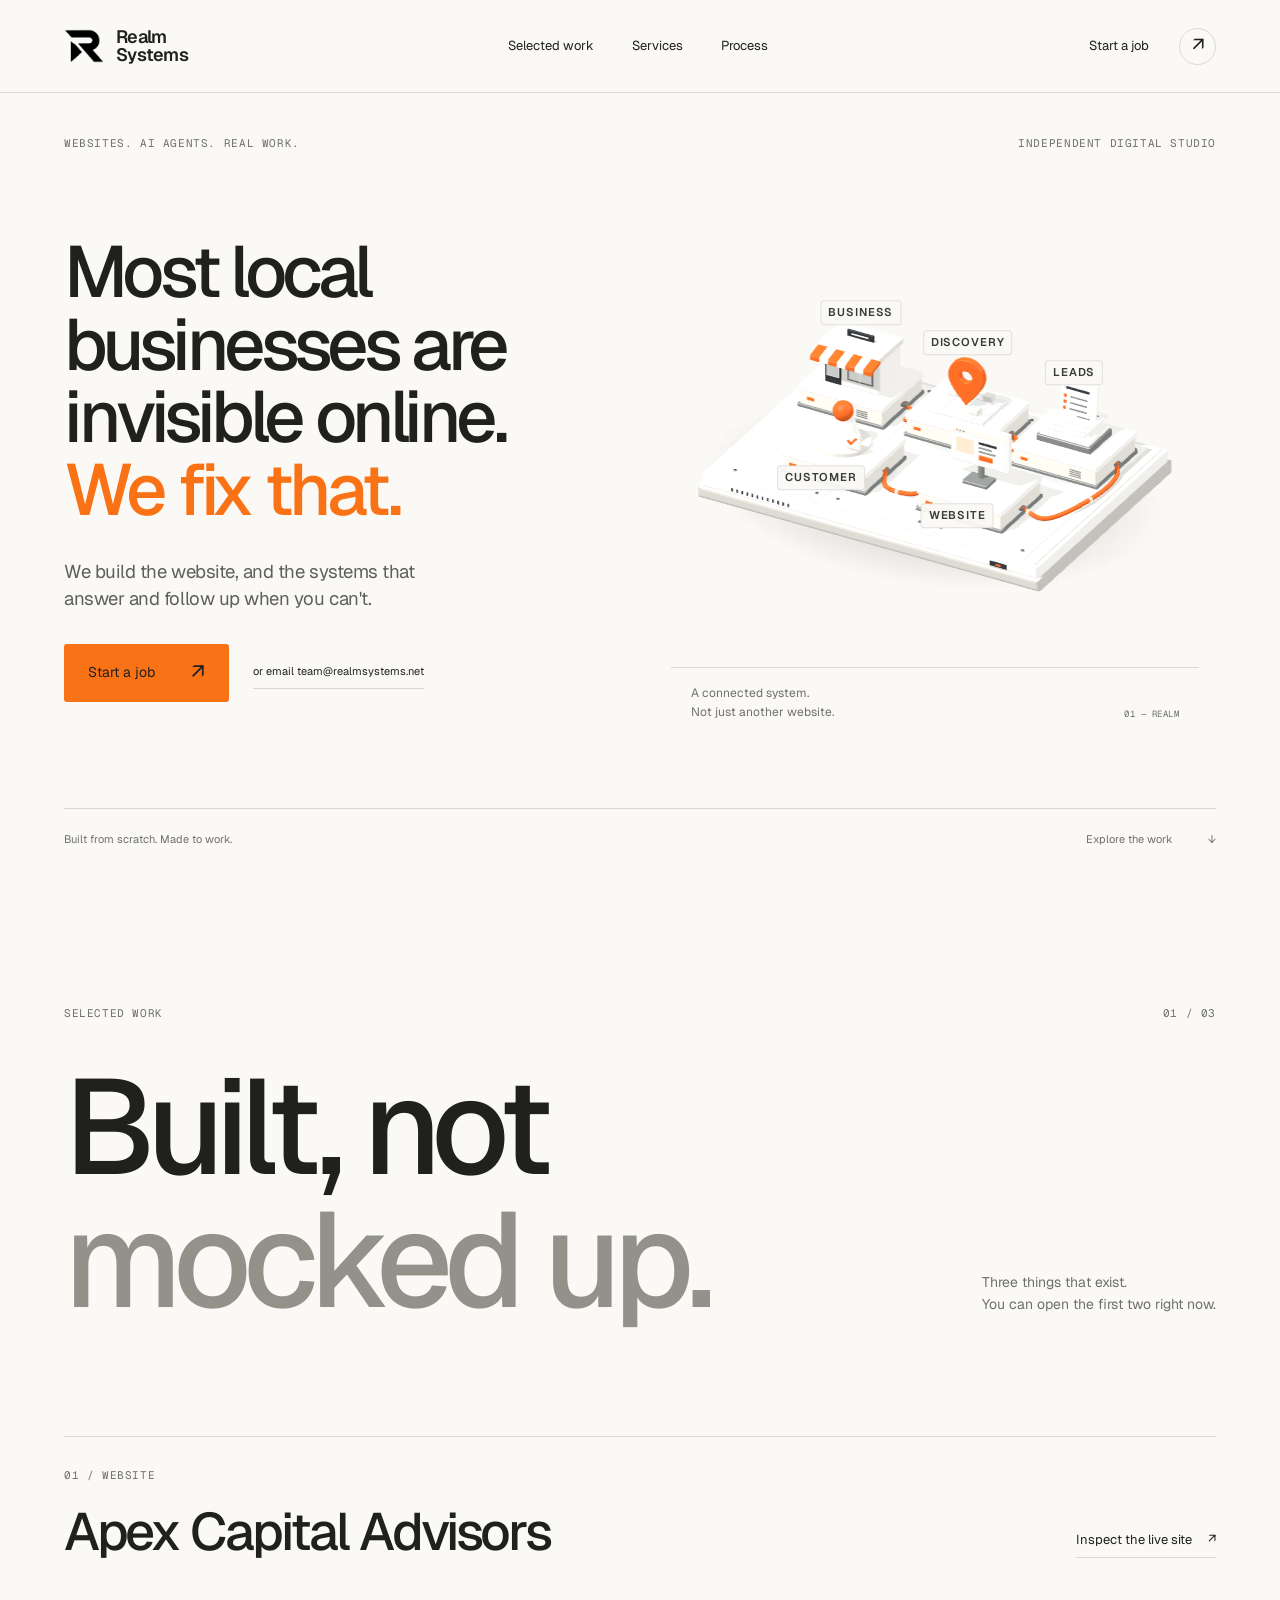
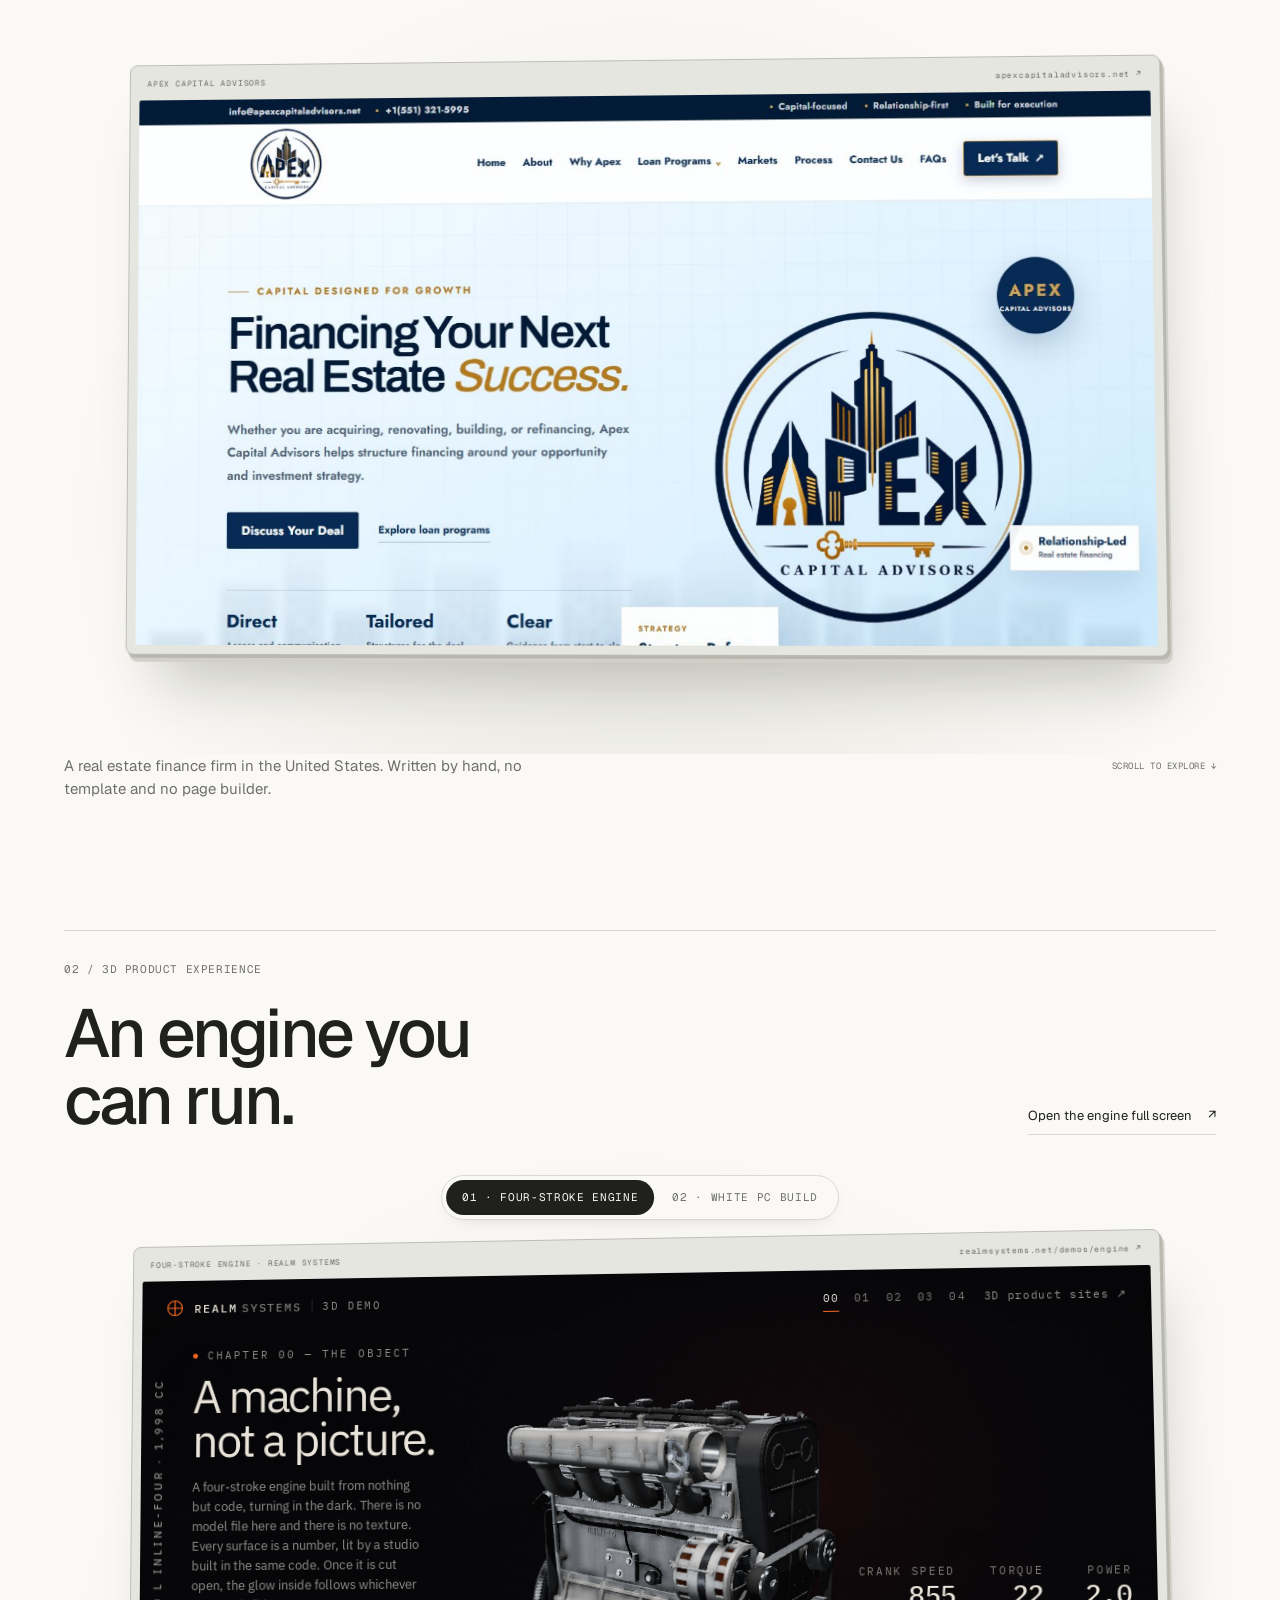
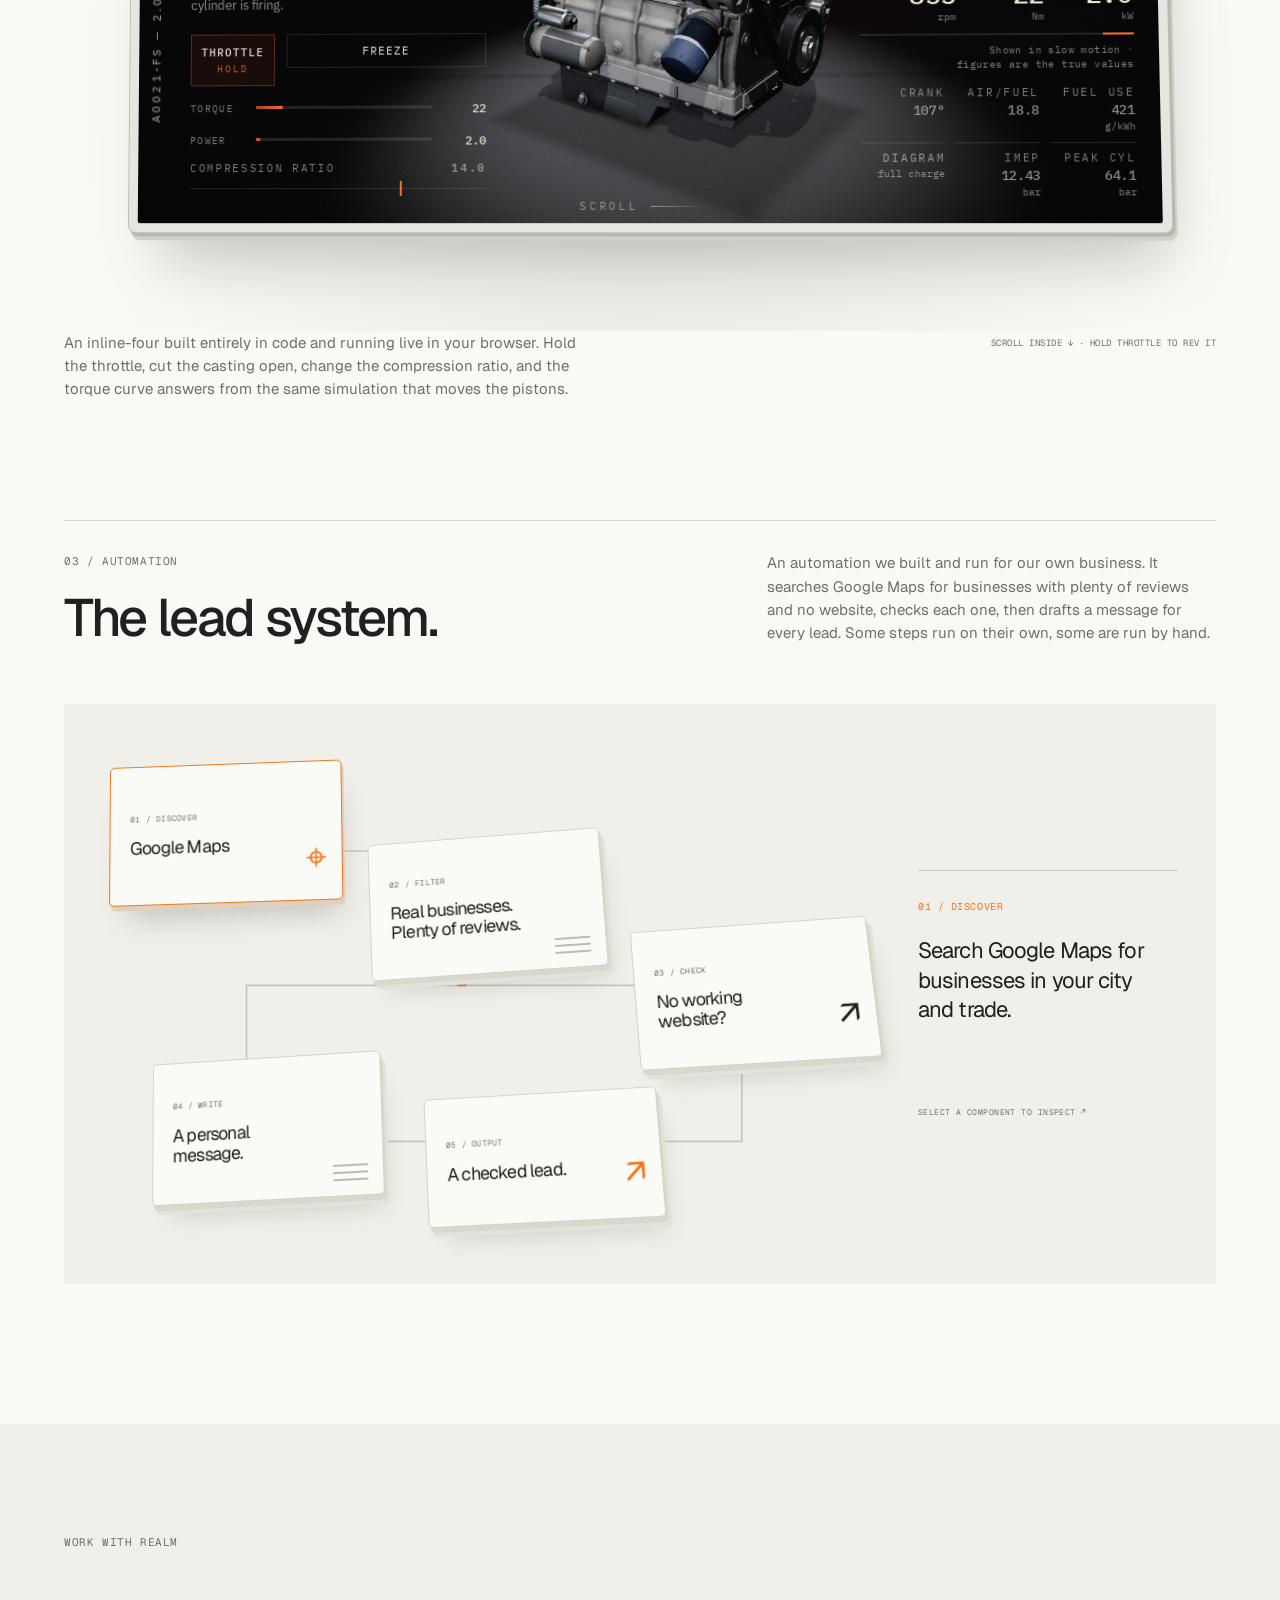
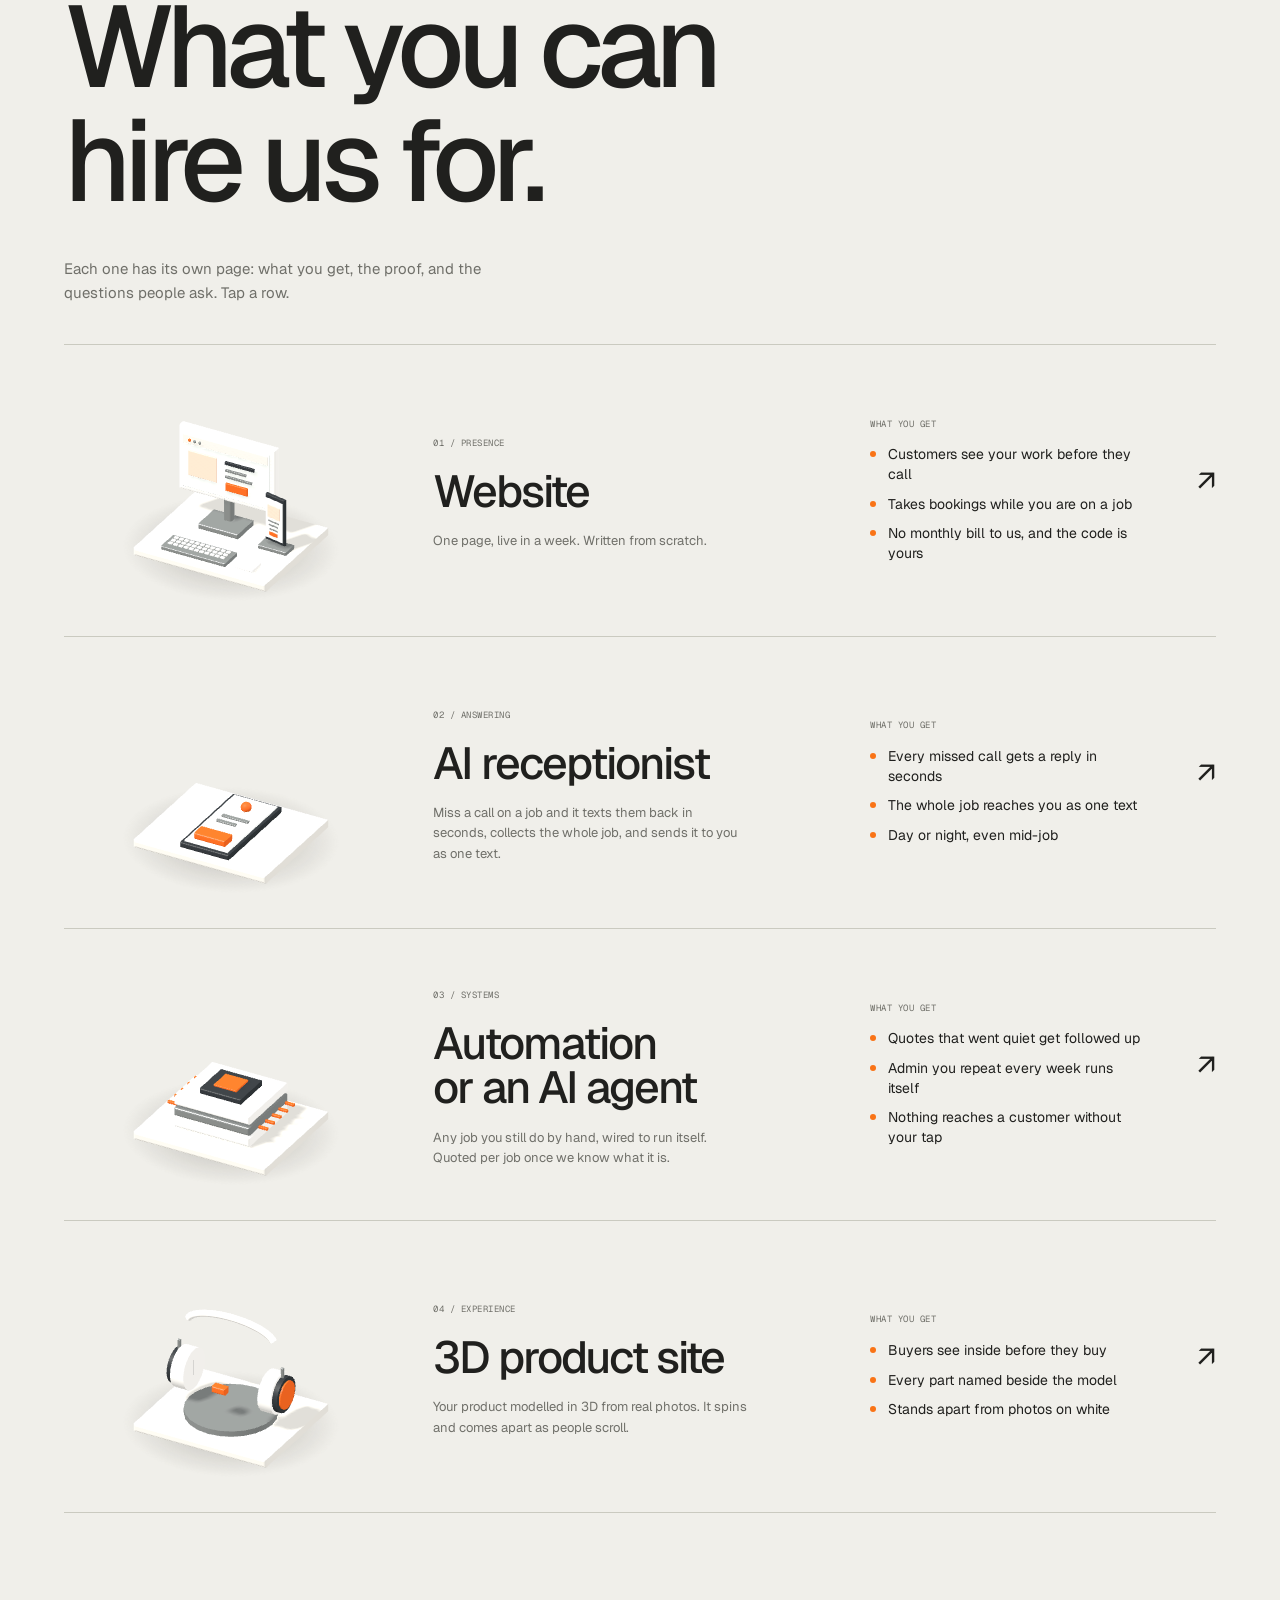
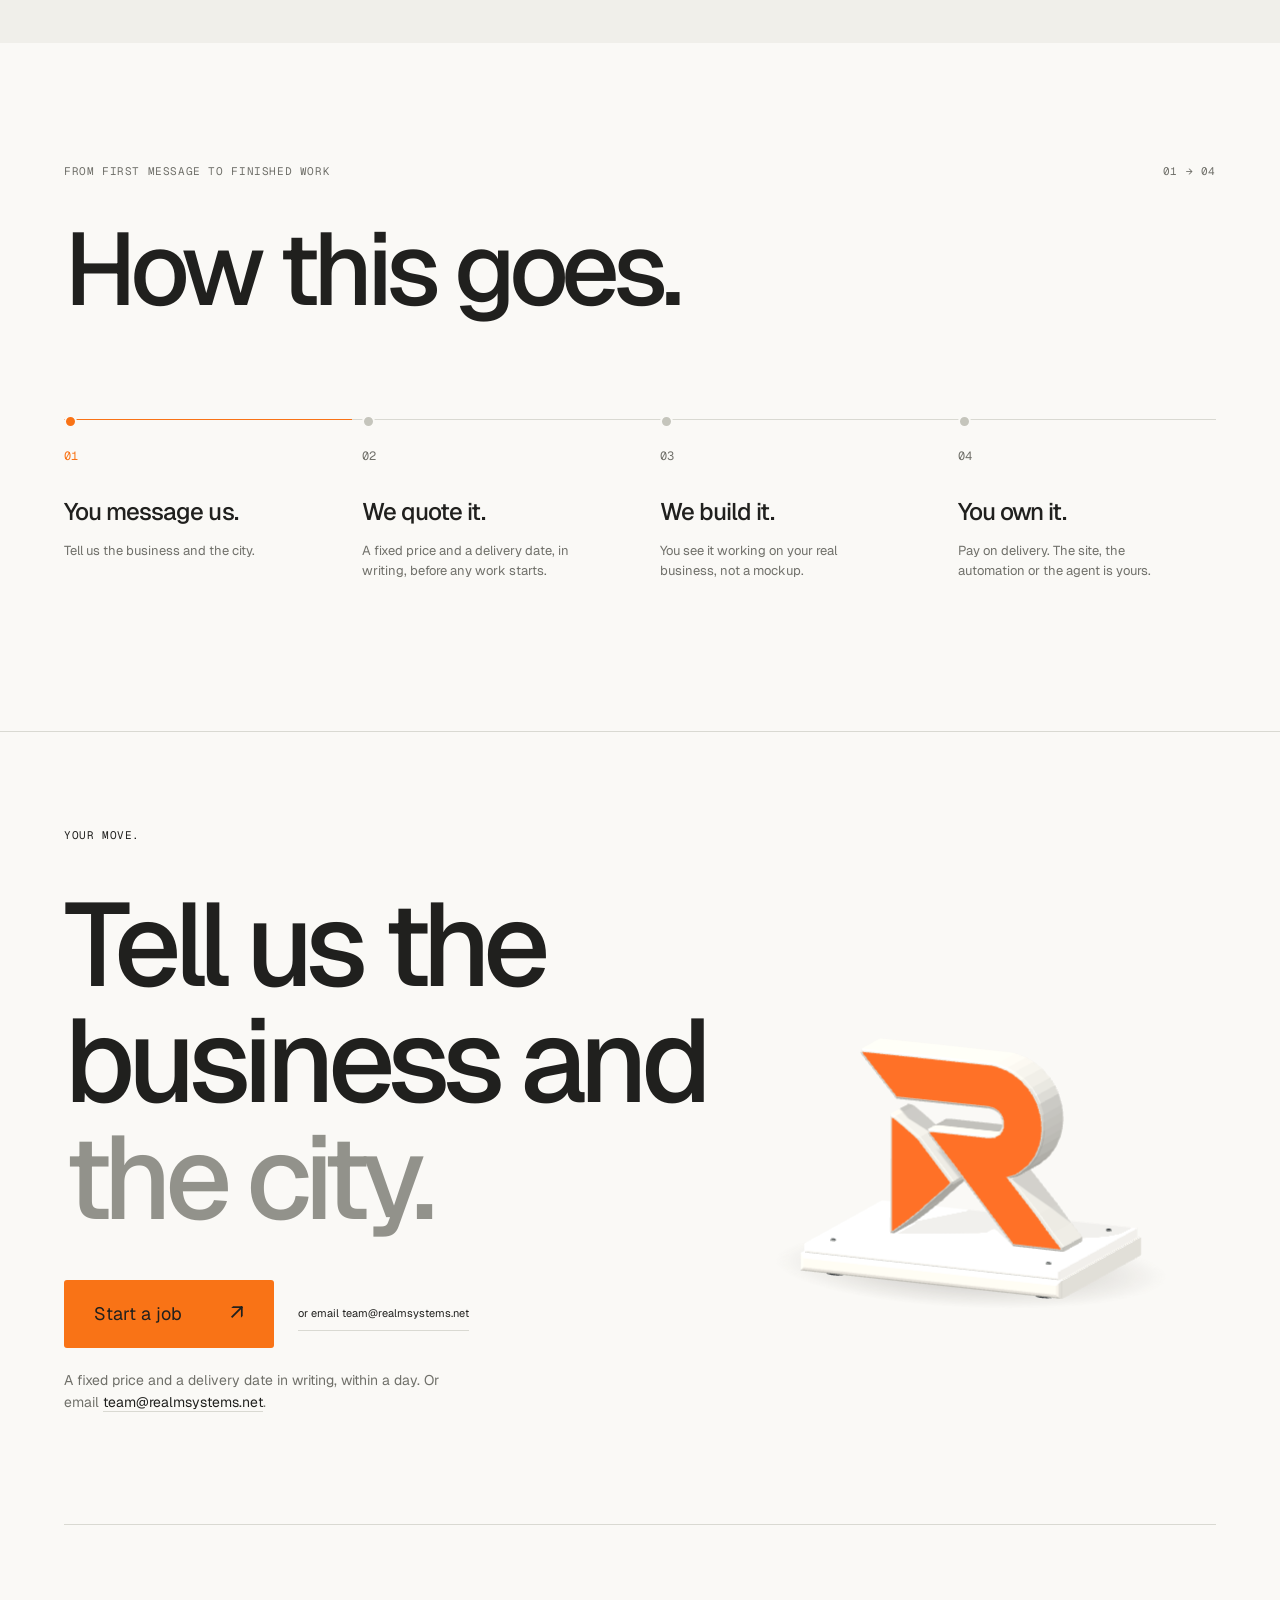
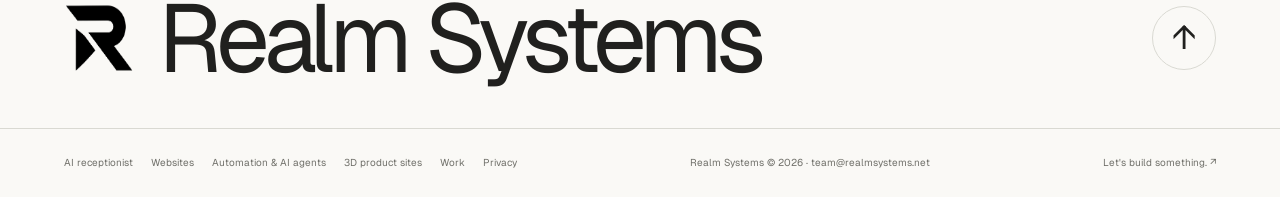
<file: index.html>
<!doctype html>
<html lang="en">
<head>
<meta charset="utf-8"><meta name="viewport" content="width=device-width,initial-scale=1">
<title>Realm Systems — Built, not mocked up.</title>
<meta name="google-site-verification" content="O3C00tnQ4qpc3juY8ZoUIXzjpEECPcQ7Oc6Ykjz5hmA" />
<meta name="description" content="AI receptionists, automations, websites and 3D product sites for local businesses. A fixed price and a delivery date in writing, and you pay on delivery.">
<meta property="og:title" content="Realm Systems"><meta property="og:description" content="AI receptionists, automations, websites and 3D product sites for local businesses."><meta property="og:image" content="https://realmsystems.net/assets/logo.png">
<link rel="canonical" href="https://realmsystems.net/">
<script>if(/.pages.dev$/.test(location.hostname))location.replace("https://realmsystems.net"+location.pathname+location.search+location.hash);</script>
<link rel="icon" href="assets/favicon.png"><link rel="preconnect" href="https://fonts.googleapis.com"><link rel="preconnect" href="https://fonts.gstatic.com" crossorigin>
<link href="https://fonts.googleapis.com/css2?family=Geist:wght@400;500;600;700;800;900&family=Geist+Mono:wght@400;500&display=swap" rel="stylesheet">
<link rel="stylesheet" href="styles.css?v=pages13"><link rel="stylesheet" href="pc-original.css">
</head>
<body>
<a class="skip" href="#main">Skip to content</a>

<header class="nav" id="nav"><div class="wrap nav__in"><a class="brand" href="#top"><img src="assets/realm-mark.png" alt="Realm Systems" width="36" height="36"><span>Realm<br>Systems</span></a><nav aria-label="Main navigation"><a href="#work">Selected work</a><a href="#services">Services</a><a href="#process">Process</a></nav><a class="nav__cta" href="start.html">Start a job <span aria-hidden="true">↗︎</span></a></div></header>
<canvas id="gl" aria-hidden="true"></canvas>
<main id="main">
<section class="hero" id="top"><div class="wrap">
<div class="eyebrow hero__eyebrow"><span>Websites. AI agents. Real work.</span><span class="hero__edition">Independent digital studio</span></div>
<div class="hero__grid"><div class="hero__copy"><h1>Most local businesses are invisible online.<br><span>We fix that.</span></h1><p class="lead">We build the website, and the systems that answer and follow up when you can't.</p><div class="hero__cta"><a class="btn" href="start.html">Start a job <span aria-hidden="true">↗︎</span></a><a class="text-link" href="mailto:team@realmsystems.net">or email team@realmsystems.net</a></div></div><div class="hero__installation"><div id="hero-stage" class="hero__stage" role="img" aria-label="An illustrated system: a business, its website, and the customers it brings in"></div><div class="exhibit-caption"><span>A connected system.<br>Not just another website.</span><span class="mono">01 — REALM</span></div></div></div>
<div class="hero__bottom"><span>Built from scratch. Made to work.</span><a href="#work">Explore the work <span aria-hidden="true">↓</span></a></div>
</div></section>
<section class="work" id="work"><div class="wrap"><div class="section-top"><span class="eyebrow">Selected work</span><span class="mono">01 / 03</span></div><div class="work__head"><h2>Built, not<br><span class="soft">mocked up.</span></h2><p>Three things that exist.<br>You can open the first two right now.</p></div>
<article class="apex" id="apex"><div class="project-heading"><div><span class="eyebrow">01 / Website</span><h3>Apex Capital Advisors</h3></div><a class="text-link" href="https://www.apexcapitaladvisors.net/" target="_blank" rel="noopener">Inspect the live site <span aria-hidden="true">↗︎</span></a></div><div class="apex__stage" id="apex-stage"><div class="apex__frame" id="apex-frame"><div class="apex__edge"><span>APEX CAPITAL ADVISORS</span><span>apexcapitaladvisors.net ↗︎</span></div><div class="apex__screen"><img id="apex-shot" src="assets/apex-desktop.jpg" alt="The actual Apex Capital Advisors homepage" width="1440" height="4585" loading="lazy"></div></div></div><div class="project-foot"><p>A real estate finance firm in the United States. Written by hand, no template and no page builder.</p><span class="mono" id="apex-readout">SCROLL TO EXPLORE ↓</span></div></article>
<article class="pcbuild" id="pcbuild"><div class="project-heading"><div><span class="eyebrow">02 / 3D product experience</span><h3 id="x3d-title">An engine you<br>can run.</h3></div><a class="text-link" id="x3d-link" href="/demos/engine/" target="_blank" rel="noopener"><span id="x3d-link-text">Open the engine full screen</span> <span aria-hidden="true">↗︎</span></a></div><div class="apex__stage" id="pc-stage"><div class="xswitch" role="tablist" aria-label="3D examples"><button type="button" role="tab" id="x3d-tab-engine" data-x="engine" data-short=" · Engine" aria-selected="true" aria-controls="pc-frame">01 <span>· Four-stroke engine</span></button><button type="button" role="tab" id="x3d-tab-pc" data-x="pc" data-short=" · PC build" aria-selected="false" aria-controls="pc-frame" tabindex="-1">02 <span>· White PC build</span></button></div><div class="apex__frame" id="pc-frame" role="tabpanel" aria-labelledby="x3d-tab-engine"><div class="apex__edge"><span id="x3d-edge-l">FOUR-STROKE ENGINE · REALM SYSTEMS</span><span id="x3d-edge-r">realmsystems.net/demos/engine ↗︎</span></div><div class="apex__screen"><iframe id="pc-shot" src="/demos/engine/" title="A four-stroke engine running live in the browser: scroll through it, hold the throttle, cut it open" loading="lazy"></iframe></div></div></div><div class="project-foot"><p id="x3d-foot">An inline-four built entirely in code and running live in your browser. Hold the throttle, cut the casting open, change the compression ratio, and the torque curve answers from the same simulation that moves the pistons.</p><span class="mono" id="pc-readout">SCROLL INSIDE ↓ · HOLD THROTTLE TO REV IT</span></div></article>
<article class="lead-project" id="leadsys"><div class="project-heading"><div><span class="eyebrow">03 / Automation</span><h3>The lead system.</h3></div><p>An automation we built and run for our own business. It searches Google Maps for businesses with plenty of reviews and no website, checks each one, then drafts a message for every lead. Some steps run on their own, some are run by hand.</p></div><div class="lead-exhibit"><div class="lead-machine" id="pipeline"><svg class="lead-wires" viewBox="0 0 1000 600" preserveAspectRatio="none" aria-hidden="true"><path d="M160 135H480V290H820M480 290H210V470H520H820V290"/><path class="signal" d="M160 135H480V290H820M480 290H210V470H520H820V290"/></svg><button type="button" class="pipe__node node-map is-active" data-key="map" aria-pressed="true"><small>01 / DISCOVER</small><span>Google Maps</span><i class="map-mark" aria-hidden="true">⌖</i></button><button type="button" class="pipe__node node-filter" data-key="filter" aria-pressed="false"><small>02 / FILTER</small><span>Real businesses.<br>Plenty of reviews.</span><i class="filter-lines" aria-hidden="true"></i></button><button type="button" class="pipe__node node-check" data-key="check" aria-pressed="false"><small>03 / CHECK</small><span>No working<br>website?</span><i class="check-mark" aria-hidden="true">↗︎</i></button><button type="button" class="pipe__node node-message" data-key="message" aria-pressed="false"><small>04 / WRITE</small><span>A personal<br>message.</span><i class="message-lines" aria-hidden="true"></i></button><button type="button" class="pipe__node node-lead" data-key="lead" aria-pressed="false"><small>05 / OUTPUT</small><span>A checked lead.</span><i class="output-mark" aria-hidden="true">↗︎</i></button></div><div class="lead-detail"><span class="eyebrow" id="pipe-title">01 / Discover</span><p id="pipe-desc" aria-live="polite">Search Google Maps for businesses in your city and trade.</p><span class="mono">SELECT A COMPONENT TO INSPECT ↗︎</span></div></div></article>

</div></section>
<section class="services" id="services"><div class="wrap"><div class="section-top"><span class="eyebrow">Work with Realm</span></div><h2>What you can<br>hire us for.</h2><p class="svc__note">Each one has its own page: what you get, the proof, and the questions people ask. Tap a row.</p><div class="svc">
<a class="svc__row" href="websites.html" data-svc="website"><div class="svc__obj" data-obj="website" aria-hidden="true"></div><div class="svc__copy"><span class="eyebrow">01 / Presence</span><h3>Website</h3><p>One page, live in a week. Written from scratch.</p></div><div class="svc__gets"><span class="eyebrow">What you get</span><ul><li>Customers see your work before they call</li><li>Takes bookings while you are on a job</li><li>No monthly bill to us, and the code is yours</li></ul></div><span class="svc__arrow" aria-hidden="true">↗︎</span></a>
<a class="svc__row" href="receptionist.html" data-svc="receptionist"><div class="svc__obj" data-obj="receptionist" aria-hidden="true"></div><div class="svc__copy"><span class="eyebrow">02 / Answering</span><h3>AI receptionist</h3><p>Miss a call on a job and it texts them back in seconds, collects the whole job, and sends it to you as one text.</p></div><div class="svc__gets"><span class="eyebrow">What you get</span><ul><li>Every missed call gets a reply in seconds</li><li>The whole job reaches you as one text</li><li>Day or night, even mid-job</li></ul></div><span class="svc__arrow" aria-hidden="true">↗︎</span></a><a class="svc__row" href="automation.html" data-svc="automation"><div class="svc__obj" data-obj="automation" aria-hidden="true"></div><div class="svc__copy"><span class="eyebrow">03 / Systems</span><h3>Automation<br>or an AI agent</h3><p>Any job you still do by hand, wired to run itself. Quoted per job once we know what it is.</p></div><div class="svc__gets"><span class="eyebrow">What you get</span><ul><li>Quotes that went quiet get followed up</li><li>Admin you repeat every week runs itself</li><li>Nothing reaches a customer without your tap</li></ul></div><span class="svc__arrow" aria-hidden="true">↗︎</span></a>
<a class="svc__row" href="3d.html" data-svc="3d"><div class="svc__obj" data-obj="3d" aria-hidden="true"></div><div class="svc__copy"><span class="eyebrow">04 / Experience</span><h3>3D product site</h3><p>Your product modelled in 3D from real photos. It spins and comes apart as people scroll.</p></div><div class="svc__gets"><span class="eyebrow">What you get</span><ul><li>Buyers see inside before they buy</li><li>Every part named beside the model</li><li>Stands apart from photos on white</li></ul></div><span class="svc__arrow" aria-hidden="true">↗︎</span></a>
</div></div></section>
<section class="process" id="process"><div class="wrap"><div class="section-top"><span class="eyebrow">From first message to finished work</span><span class="mono">01 → 04</span></div><h2>How this goes.</h2><div class="journey" id="journey"><div class="journey__rail" aria-hidden="true"><i id="journey-rail-fill"></i></div><ol class="journey__track" id="journey-track"><li class="jstep is-active"><span class="jstep__n">01</span><h3>You message us.</h3><p>Tell us the business and the city.</p></li><li class="jstep"><span class="jstep__n">02</span><h3>We quote it.</h3><p>A fixed price and a delivery date, in writing, before any work starts.</p></li><li class="jstep"><span class="jstep__n">03</span><h3>We build it.</h3><p>You see it working on your real business, not a mockup.</p></li><li class="jstep"><span class="jstep__n">04</span><h3>You own it.</h3><p>Pay on delivery. The site, the automation or the agent is yours.</p></li></ol></div></div></section>
<section class="close" id="contact"><div class="wrap"><span class="eyebrow">Your move.</span><div class="close__grid"><div class="close__copy"><h2>Tell us the<br>business and<br><span class="soft">the city.</span></h2><div class="hero__cta close__cta"><a class="btn" href="start.html">Start a job <span aria-hidden="true">↗︎</span></a><a class="text-link" href="mailto:team@realmsystems.net">or email team@realmsystems.net</a></div><p class="close__contact">A fixed price and a delivery date in writing, within a day. Or email <a href="mailto:team@realmsystems.net">team@realmsystems.net</a>.</p></div><div class="close__stage" id="close-stage" aria-hidden="true"></div></div><div class="close__signature"><img src="assets/realm-mark.png" alt="Realm Systems mark" width="100" height="100"><span>Realm Systems</span><a href="#top" aria-label="Back to top">↑</a></div></div></section>
</main><footer><div class="wrap foot"><nav class="foot__links" aria-label="Pages"><a href="receptionist.html">AI receptionist</a><a href="websites.html">Websites</a><a href="automation.html">Automation &amp; AI agents</a><a href="3d.html">3D product sites</a><a href="work.html">Work</a><a href="privacy.html">Privacy</a></nav><span>Realm Systems © <span id="year">2026</span> · <a href="mailto:team@realmsystems.net">team@realmsystems.net</a></span><a href="start.html">Let's build something. ↗︎</a></div></footer>
<script src="js/three.min.js"></script><script src="js/world.js?v=stage2"></script><script src="js/sections.js?v=stage9"></script></body></html>
</file>
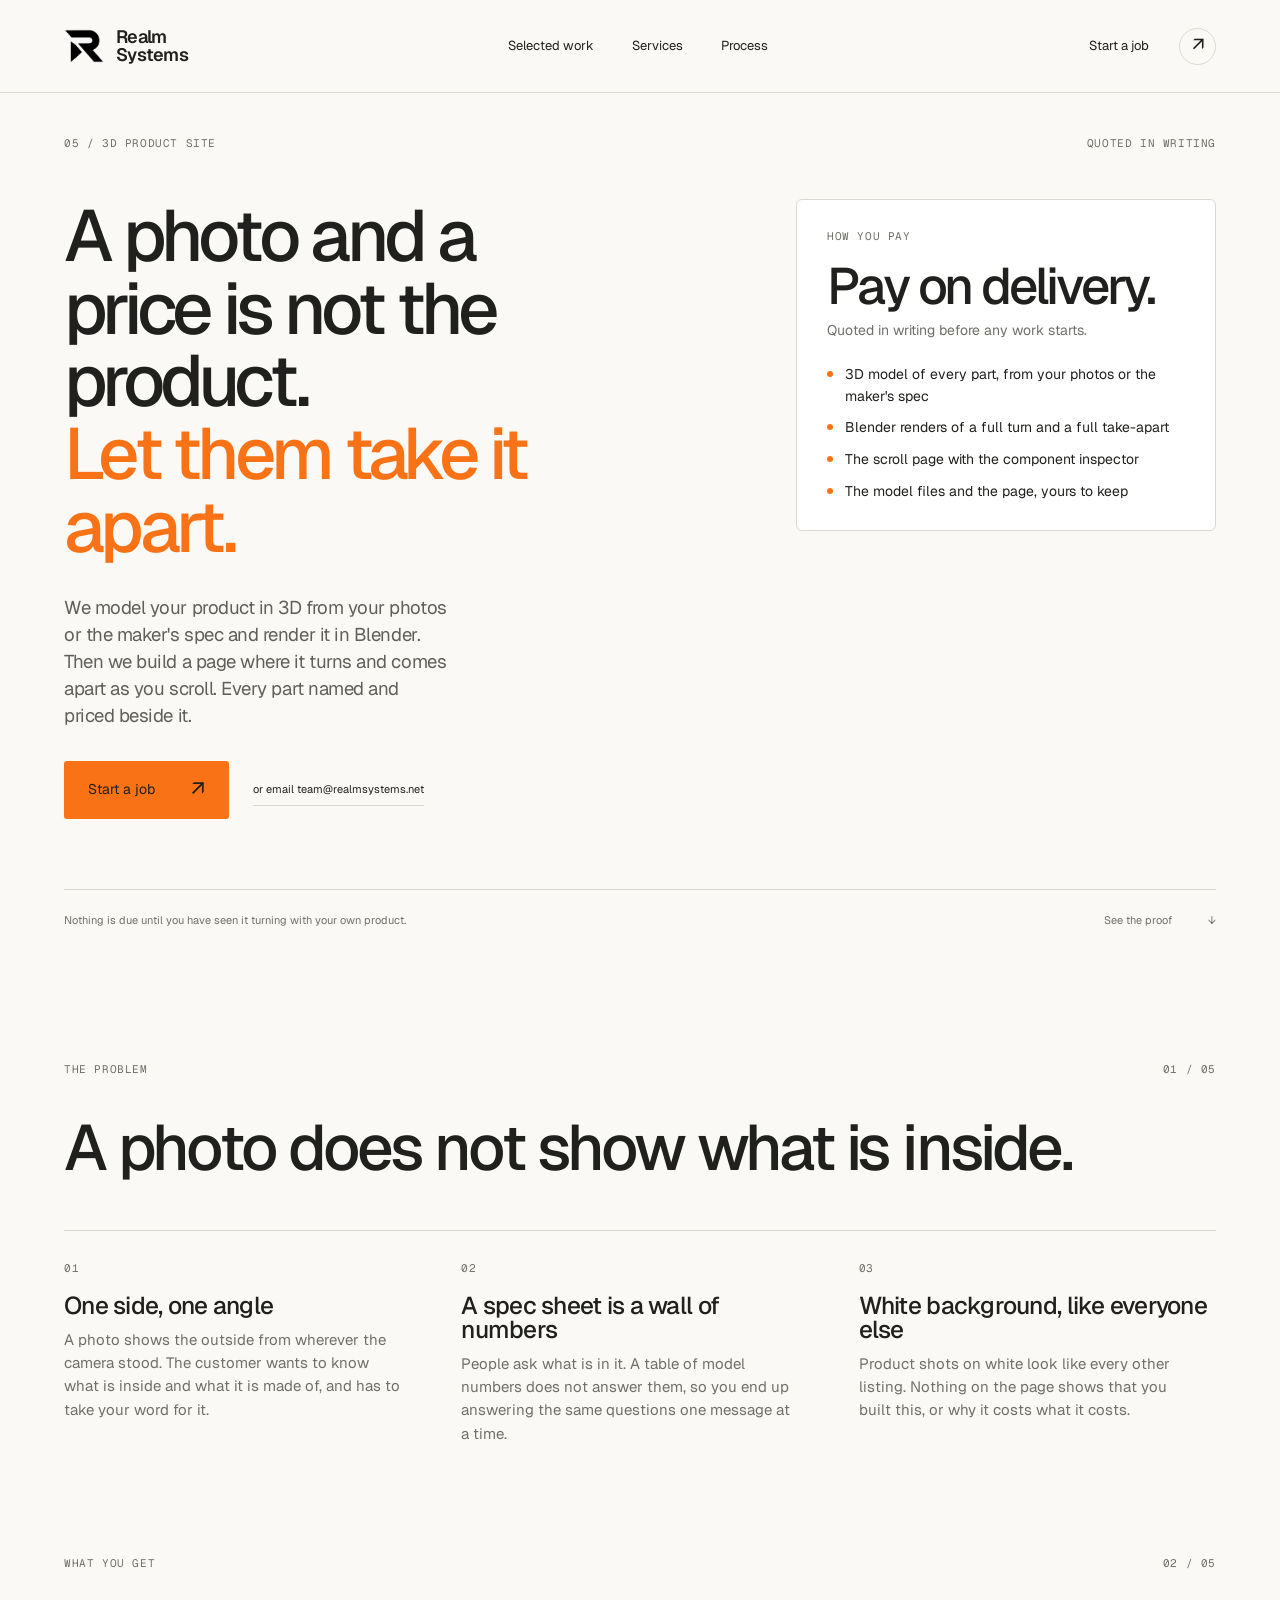
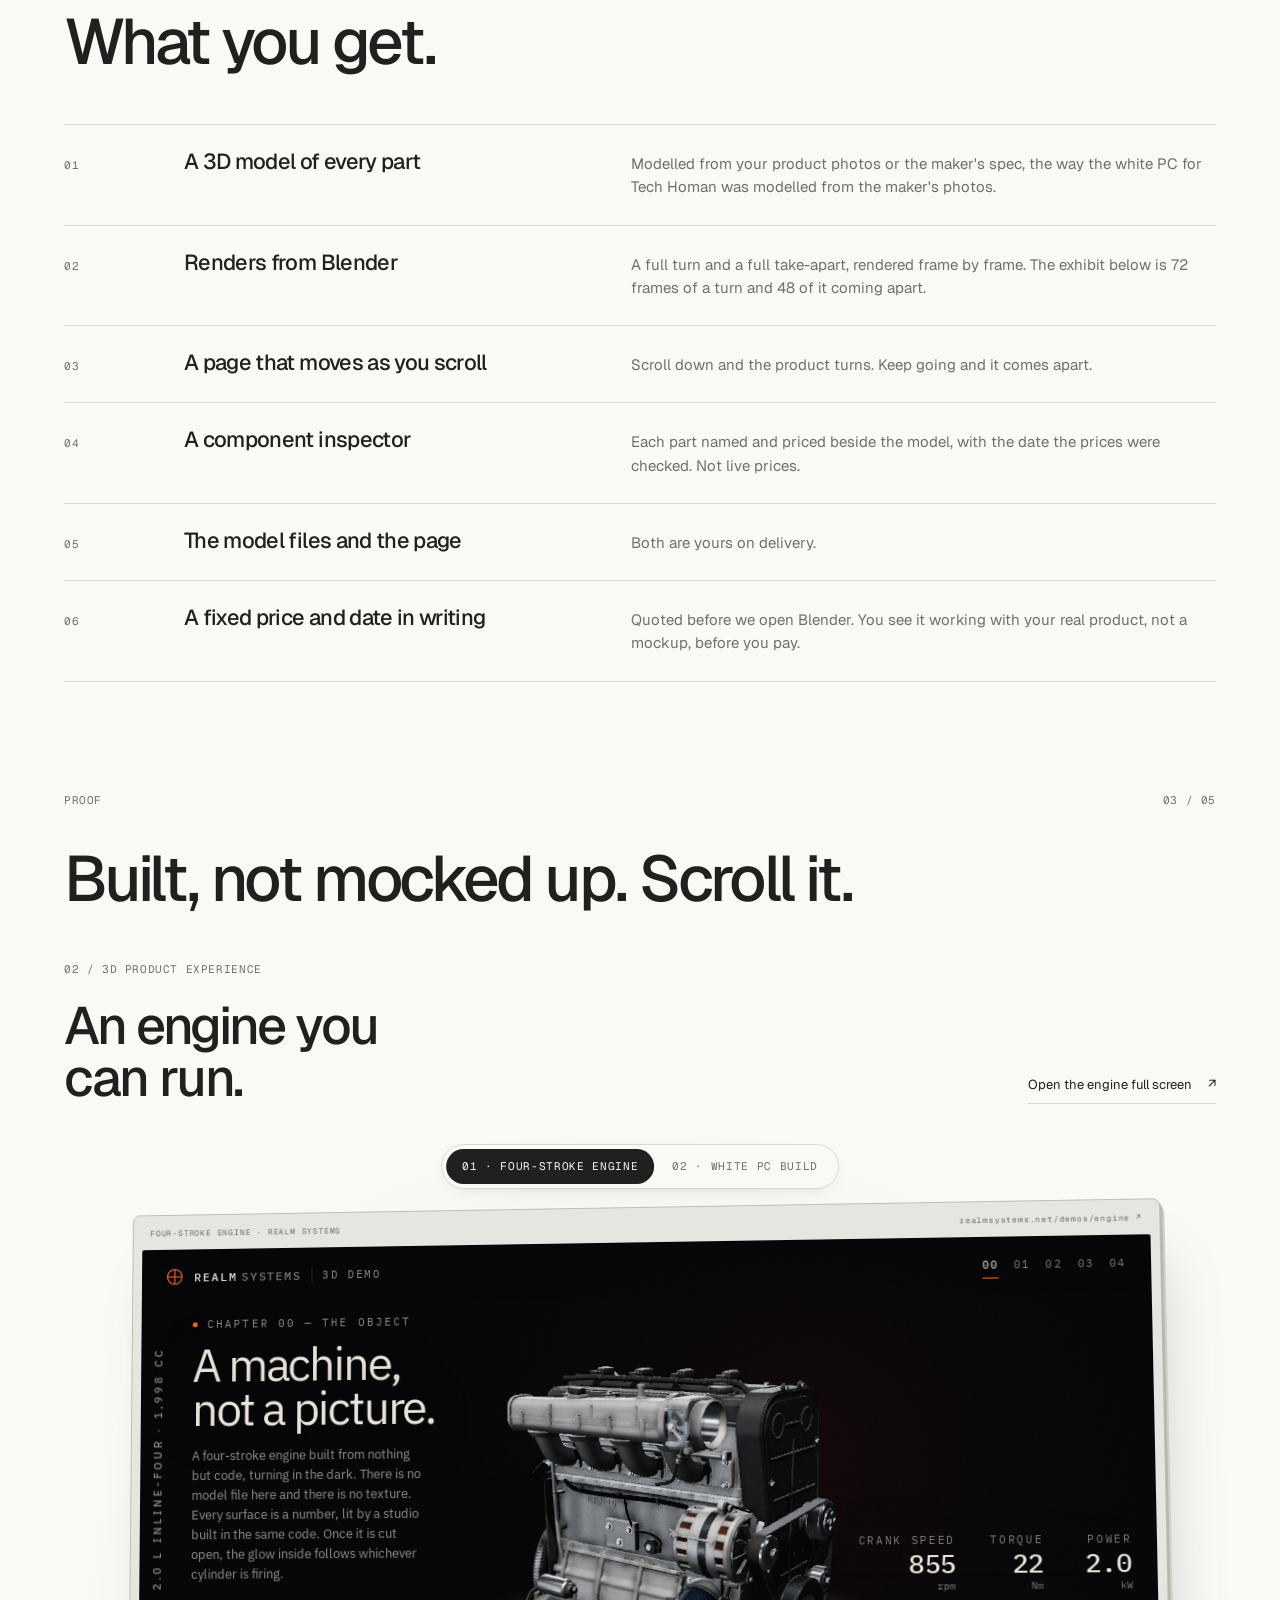
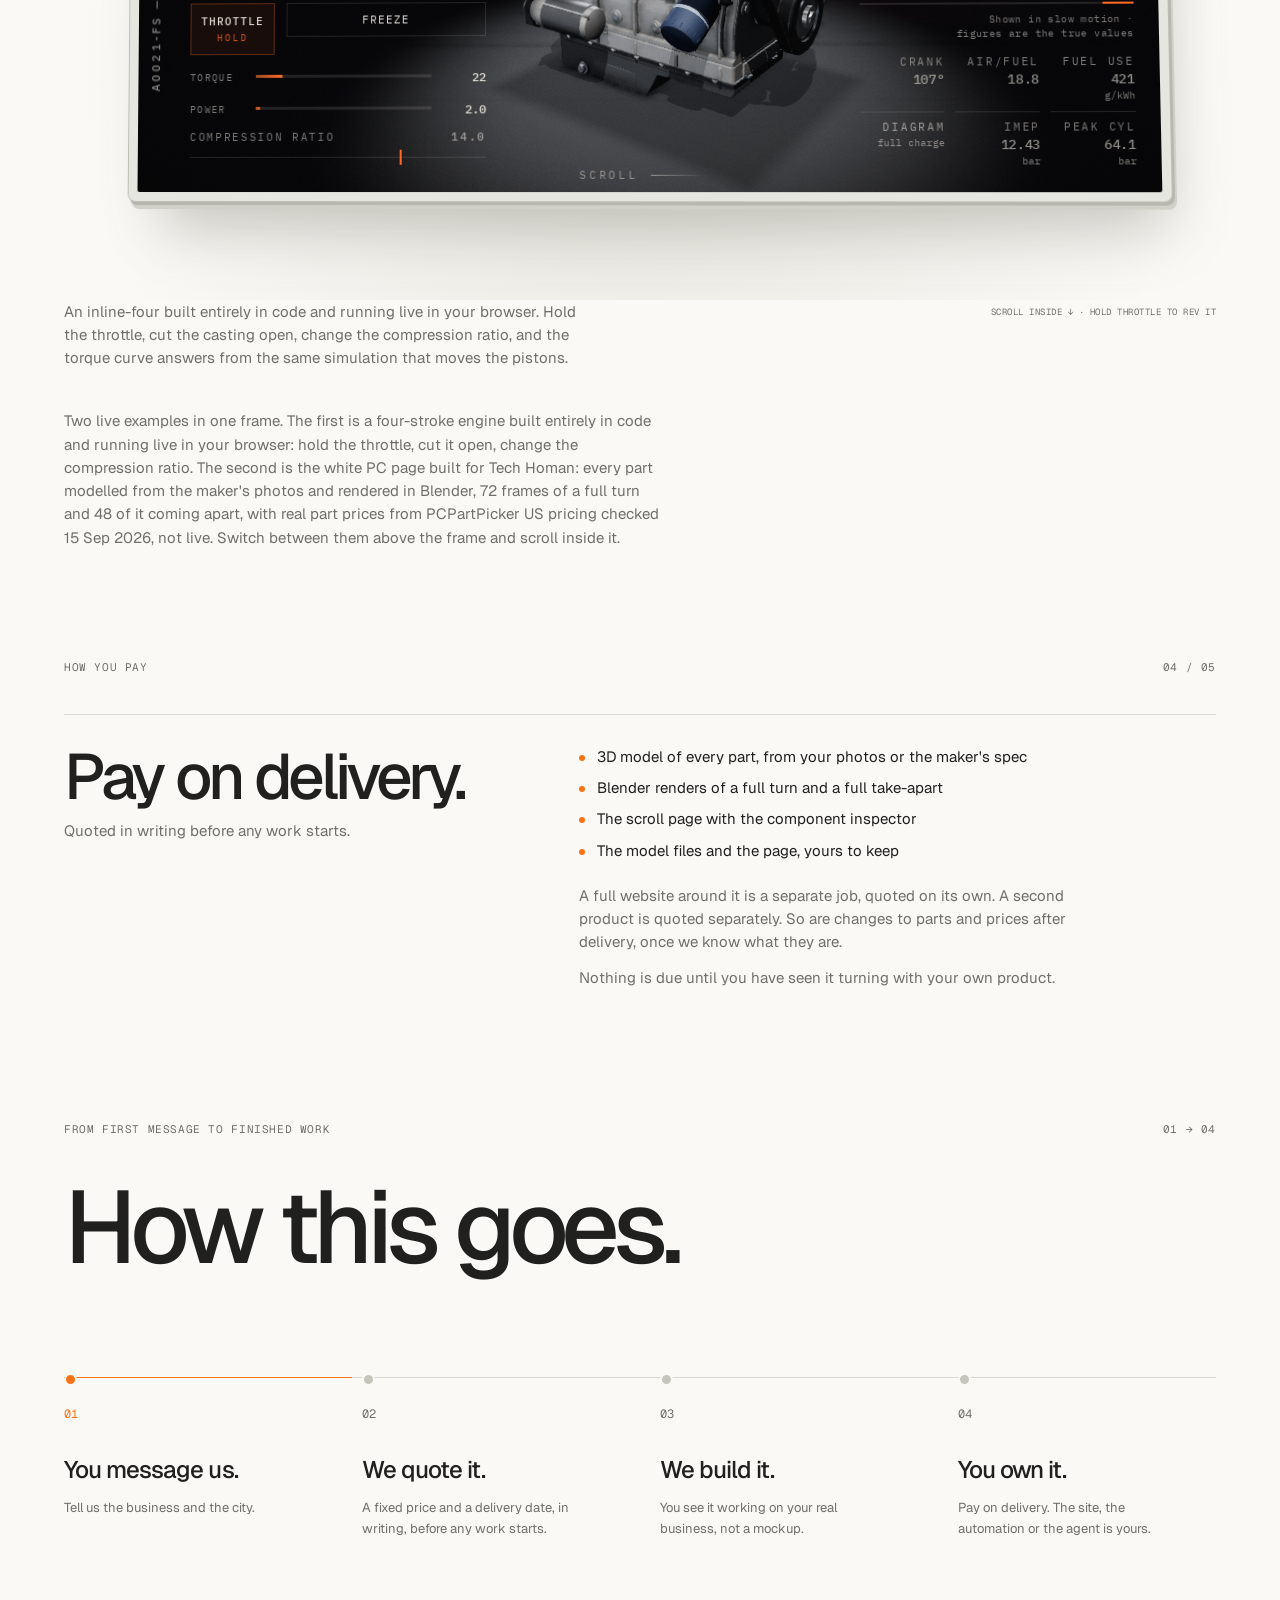
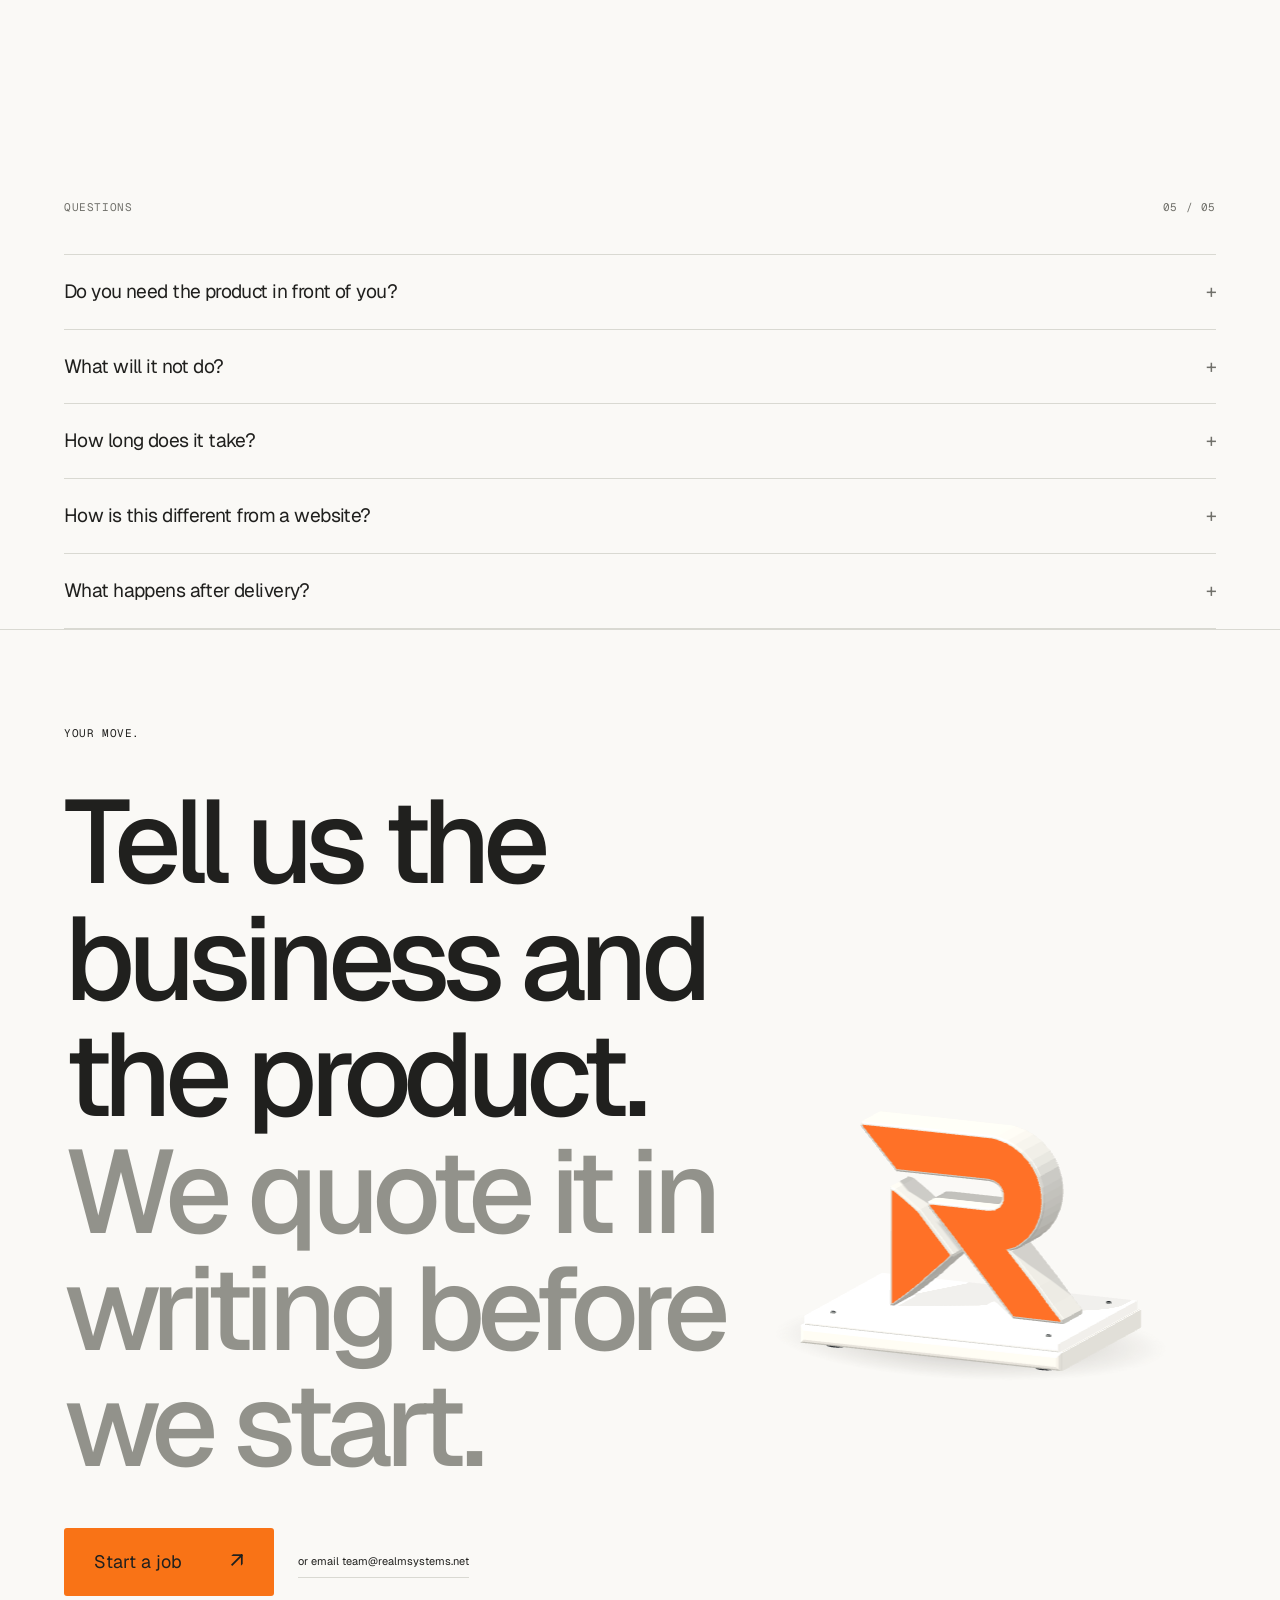
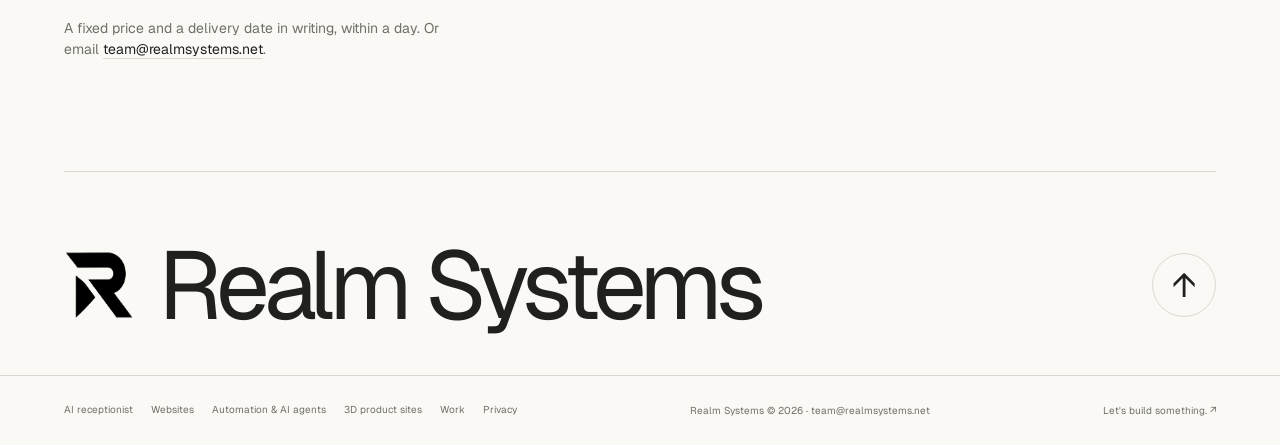
<file: 3d.html>
<!doctype html>
<html lang="en">
<head>
<meta charset="utf-8"><meta name="viewport" content="width=device-width,initial-scale=1">
<title>3D product site - Realm Systems</title>
<meta name="description" content="Your product turns and comes apart as you scroll. Modelled in 3D from your photos, rendered in Blender, yours to keep. Quoted in writing, paid on delivery.">
<meta property="og:title" content="3D product site - Realm Systems"><meta property="og:description" content="Your product turns and comes apart as you scroll. Modelled in 3D from your photos, rendered in Blender, yours to keep. Quoted in writing, paid on delivery."><meta property="og:image" content="assets/logo.png">
<link rel="canonical" href="https://realmsystems.net/3d">
<script>if(/.pages.dev$/.test(location.hostname))location.replace("https://realmsystems.net"+location.pathname+location.search+location.hash);</script>
<link rel="icon" href="assets/favicon.png"><link rel="preconnect" href="https://fonts.googleapis.com"><link rel="preconnect" href="https://fonts.gstatic.com" crossorigin>
<link href="https://fonts.googleapis.com/css2?family=Geist:wght@400;500;600;700;800;900&family=Geist+Mono:wght@400;500&display=swap" rel="stylesheet">
<link rel="stylesheet" href="styles.css?v=pages13">
</head>
<body>
<a class="skip" href="#main">Skip to content</a>
<header class="nav" id="nav"><div class="wrap nav__in"><a class="brand" href="index.html"><img src="assets/realm-mark.png" alt="Realm Systems" width="36" height="36"><span>Realm<br>Systems</span></a><nav aria-label="Main navigation"><a href="work.html">Selected work</a><a href="index.html#services">Services</a><a href="index.html#process">Process</a></nav><a class="nav__cta" href="start.html?want=3d">Start a job <span aria-hidden="true">↗︎</span></a></div></header>
<canvas id="gl" aria-hidden="true"></canvas>
<main id="main">
<section class="hero svc-hero" id="top"><div class="wrap">
<div class="eyebrow hero__eyebrow"><span>05 / 3D product site</span><span class="hero__edition">Quoted in writing</span></div>
<div class="hero__grid"><div class="hero__copy"><h1>A photo and a price is not the product.<br><span>Let them take it apart.</span></h1><p class="lead">We model your product in 3D from your photos or the maker's spec and render it in Blender. Then we build a page where it turns and comes apart as you scroll. Every part named and priced beside it.</p><div class="hero__cta"><a class="btn" href="start.html?want=3d">Start a job <span aria-hidden="true">↗︎</span></a><a class="text-link" href="mailto:team@realmsystems.net">or email team@realmsystems.net</a></div></div>
<aside class="pricecard"><span class="eyebrow">How you pay</span><strong>Pay on delivery.</strong><small>Quoted in writing before any work starts.</small><ul><li>3D model of every part, from your photos or the maker's spec</li><li>Blender renders of a full turn and a full take-apart</li><li>The scroll page with the component inspector</li><li>The model files and the page, yours to keep</li></ul></aside></div>
<div class="hero__bottom"><span>Nothing is due until you have seen it turning with your own product.</span><a href="#proof">See the proof <span aria-hidden="true">↓</span></a></div>
</div></section>
<section class="block" id="problem"><div class="wrap"><div class="section-top"><span class="eyebrow">The problem</span><span class="mono">01 / 05</span></div><h2>A photo does not show what is inside.</h2><div class="points"><div><span class="mono">01</span><h3>One side, one angle</h3><p>A photo shows the outside from wherever the camera stood. The customer wants to know what is inside and what it is made of, and has to take your word for it.</p></div><div><span class="mono">02</span><h3>A spec sheet is a wall of numbers</h3><p>People ask what is in it. A table of model numbers does not answer them, so you end up answering the same questions one message at a time.</p></div><div><span class="mono">03</span><h3>White background, like everyone else</h3><p>Product shots on white look like every other listing. Nothing on the page shows that you built this, or why it costs what it costs.</p></div></div></div></section>
<section class="block" id="get"><div class="wrap"><div class="section-top"><span class="eyebrow">What you get</span><span class="mono">02 / 05</span></div><h2>What you get.</h2><ul class="gets"><li><span class="mono">01</span><h3>A 3D model of every part</h3><p>Modelled from your product photos or the maker's spec, the way the white PC for Tech Homan was modelled from the maker's photos.</p></li><li><span class="mono">02</span><h3>Renders from Blender</h3><p>A full turn and a full take-apart, rendered frame by frame. The exhibit below is 72 frames of a turn and 48 of it coming apart.</p></li><li><span class="mono">03</span><h3>A page that moves as you scroll</h3><p>Scroll down and the product turns. Keep going and it comes apart.</p></li><li><span class="mono">04</span><h3>A component inspector</h3><p>Each part named and priced beside the model, with the date the prices were checked. Not live prices.</p></li><li><span class="mono">05</span><h3>The model files and the page</h3><p>Both are yours on delivery.</p></li><li><span class="mono">06</span><h3>A fixed price and date in writing</h3><p>Quoted before we open Blender. You see it working with your real product, not a mockup, before you pay.</p></li></ul></div></section>
<section class="block svc-proof" id="proof"><div class="wrap"><div class="section-top"><span class="eyebrow">Proof</span><span class="mono">03 / 05</span></div><h2>Built, not mocked up. Scroll it.</h2>
<article class="pcbuild" id="pcbuild"><div class="project-heading"><div><span class="eyebrow">02 / 3D product experience</span><h3 id="x3d-title">An engine you<br>can run.</h3></div><a class="text-link" id="x3d-link" href="/demos/engine/" target="_blank" rel="noopener"><span id="x3d-link-text">Open the engine full screen</span> <span aria-hidden="true">↗︎</span></a></div><div class="apex__stage" id="pc-stage"><div class="xswitch" role="tablist" aria-label="3D examples"><button type="button" role="tab" id="x3d-tab-engine" data-x="engine" data-short=" · Engine" aria-selected="true" aria-controls="pc-frame">01 <span>· Four-stroke engine</span></button><button type="button" role="tab" id="x3d-tab-pc" data-x="pc" data-short=" · PC build" aria-selected="false" aria-controls="pc-frame" tabindex="-1">02 <span>· White PC build</span></button></div><div class="apex__frame" id="pc-frame" role="tabpanel" aria-labelledby="x3d-tab-engine"><div class="apex__edge"><span id="x3d-edge-l">FOUR-STROKE ENGINE · REALM SYSTEMS</span><span id="x3d-edge-r">realmsystems.net/demos/engine ↗︎</span></div><div class="apex__screen"><iframe id="pc-shot" src="/demos/engine/" title="A four-stroke engine running live in the browser: scroll through it, hold the throttle, cut it open" loading="lazy"></iframe></div></div></div><div class="project-foot"><p id="x3d-foot">An inline-four built entirely in code and running live in your browser. Hold the throttle, cut the casting open, change the compression ratio, and the torque curve answers from the same simulation that moves the pistons.</p><span class="mono" id="pc-readout">SCROLL INSIDE ↓ · HOLD THROTTLE TO REV IT</span></div></article>
<p class="proof-caption">Two live examples in one frame. The first is a four-stroke engine built entirely in code and running live in your browser: hold the throttle, cut it open, change the compression ratio. The second is the white PC page built for Tech Homan: every part modelled from the maker's photos and rendered in Blender, 72 frames of a full turn and 48 of it coming apart, with real part prices from PCPartPicker US pricing checked 15 Sep 2026, not live. Switch between them above the frame and scroll inside it.</p></div></section>
<section class="block" id="price"><div class="wrap"><div class="section-top"><span class="eyebrow">How you pay</span><span class="mono">04 / 05</span></div><div class="pricerow"><div><strong>Pay on delivery.</strong><small>Quoted in writing before any work starts.</small></div><div><ul><li>3D model of every part, from your photos or the maker's spec</li><li>Blender renders of a full turn and a full take-apart</li><li>The scroll page with the component inspector</li><li>The model files and the page, yours to keep</li></ul><p>A full website around it is a separate job, quoted on its own. A second product is quoted separately. So are changes to parts and prices after delivery, once we know what they are.</p><p>Nothing is due until you have seen it turning with your own product.</p></div></div></div></section>
<section class="process" id="process"><div class="wrap"><div class="section-top"><span class="eyebrow">From first message to finished work</span><span class="mono">01 → 04</span></div><h2>How this goes.</h2><div class="journey" id="journey"><div class="journey__rail" aria-hidden="true"><i id="journey-rail-fill"></i></div><ol class="journey__track" id="journey-track"><li class="jstep is-active"><span class="jstep__n">01</span><h3>You message us.</h3><p>Tell us the business and the city.</p></li><li class="jstep"><span class="jstep__n">02</span><h3>We quote it.</h3><p>A fixed price and a delivery date, in writing, before any work starts.</p></li><li class="jstep"><span class="jstep__n">03</span><h3>We build it.</h3><p>You see it working on your real business, not a mockup.</p></li><li class="jstep"><span class="jstep__n">04</span><h3>You own it.</h3><p>Pay on delivery. The site, the automation or the agent is yours.</p></li></ol></div></div></section>
<section class="block" id="faq"><div class="wrap"><div class="section-top"><span class="eyebrow">Questions</span><span class="mono">05 / 05</span></div><div class="faq"><details><summary>Do you need the product in front of you?</summary><p>No. We model from your product photos or the maker's spec. The white PC built for Tech Homan was modelled from the maker's photos.</p></details><details><summary>What will it not do?</summary><p>It is not a shop and not a configurator. Nothing goes in a cart, nothing is priced live, and the visitor cannot swap parts. The prices in the inspector are shown with the date they were checked. If you need any of that, say so when you message us and we will tell you whether we can do it and what it costs.</p></details><details><summary>How long does it take?</summary><p>We do not put a number here because it depends on how many parts the product has. The delivery date goes in the quote, in writing, before any work starts.</p></details><details><summary>How is this different from a website?</summary><p>The website is one page, written from scratch and live in a week. This is every part of your product modelled in 3D, rendered frame by frame in Blender, and a page built around those frames.</p></details><details><summary>What happens after delivery?</summary><p>You pay, and the model files and the page are yours. There is no monthly fee and no retainer. If a part or a price changes later, send us the new one and we quote the update. If you would rather change it yourself, you have the files.</p></details></div></div></section>
<section class="close" id="contact"><div class="wrap"><span class="eyebrow">Your move.</span><div class="close__grid"><div class="close__copy"><h2>Tell us the business and the product.<br><span class="soft">We quote it in writing before we start.</span></h2><div class="hero__cta close__cta"><a class="btn" href="start.html?want=3d">Start a job <span aria-hidden="true">↗︎</span></a><a class="text-link" href="mailto:team@realmsystems.net">or email team@realmsystems.net</a></div><p class="close__contact">A fixed price and a delivery date in writing, within a day. Or email <a href="mailto:team@realmsystems.net">team@realmsystems.net</a>.</p></div><div class="close__stage" id="close-stage" aria-hidden="true"></div></div><div class="close__signature"><img src="assets/realm-mark.png" alt="Realm Systems mark" width="100" height="100"><span>Realm Systems</span><a href="#top" aria-label="Back to top">↑</a></div></div></section>
</main><footer><div class="wrap foot"><nav class="foot__links" aria-label="Pages"><a href="receptionist.html">AI receptionist</a><a href="websites.html">Websites</a><a href="automation.html">Automation &amp; AI agents</a><a href="3d.html">3D product sites</a><a href="work.html">Work</a><a href="privacy.html">Privacy</a></nav><span>Realm Systems © <span id="year">2026</span> · <a href="mailto:team@realmsystems.net">team@realmsystems.net</a></span><a href="start.html">Let's build something. ↗︎</a></div></footer>
<script src="js/three.min.js"></script><script src="js/world.js?v=stage2"></script><script src="js/sections.js?v=stage9"></script></body></html>
</file>
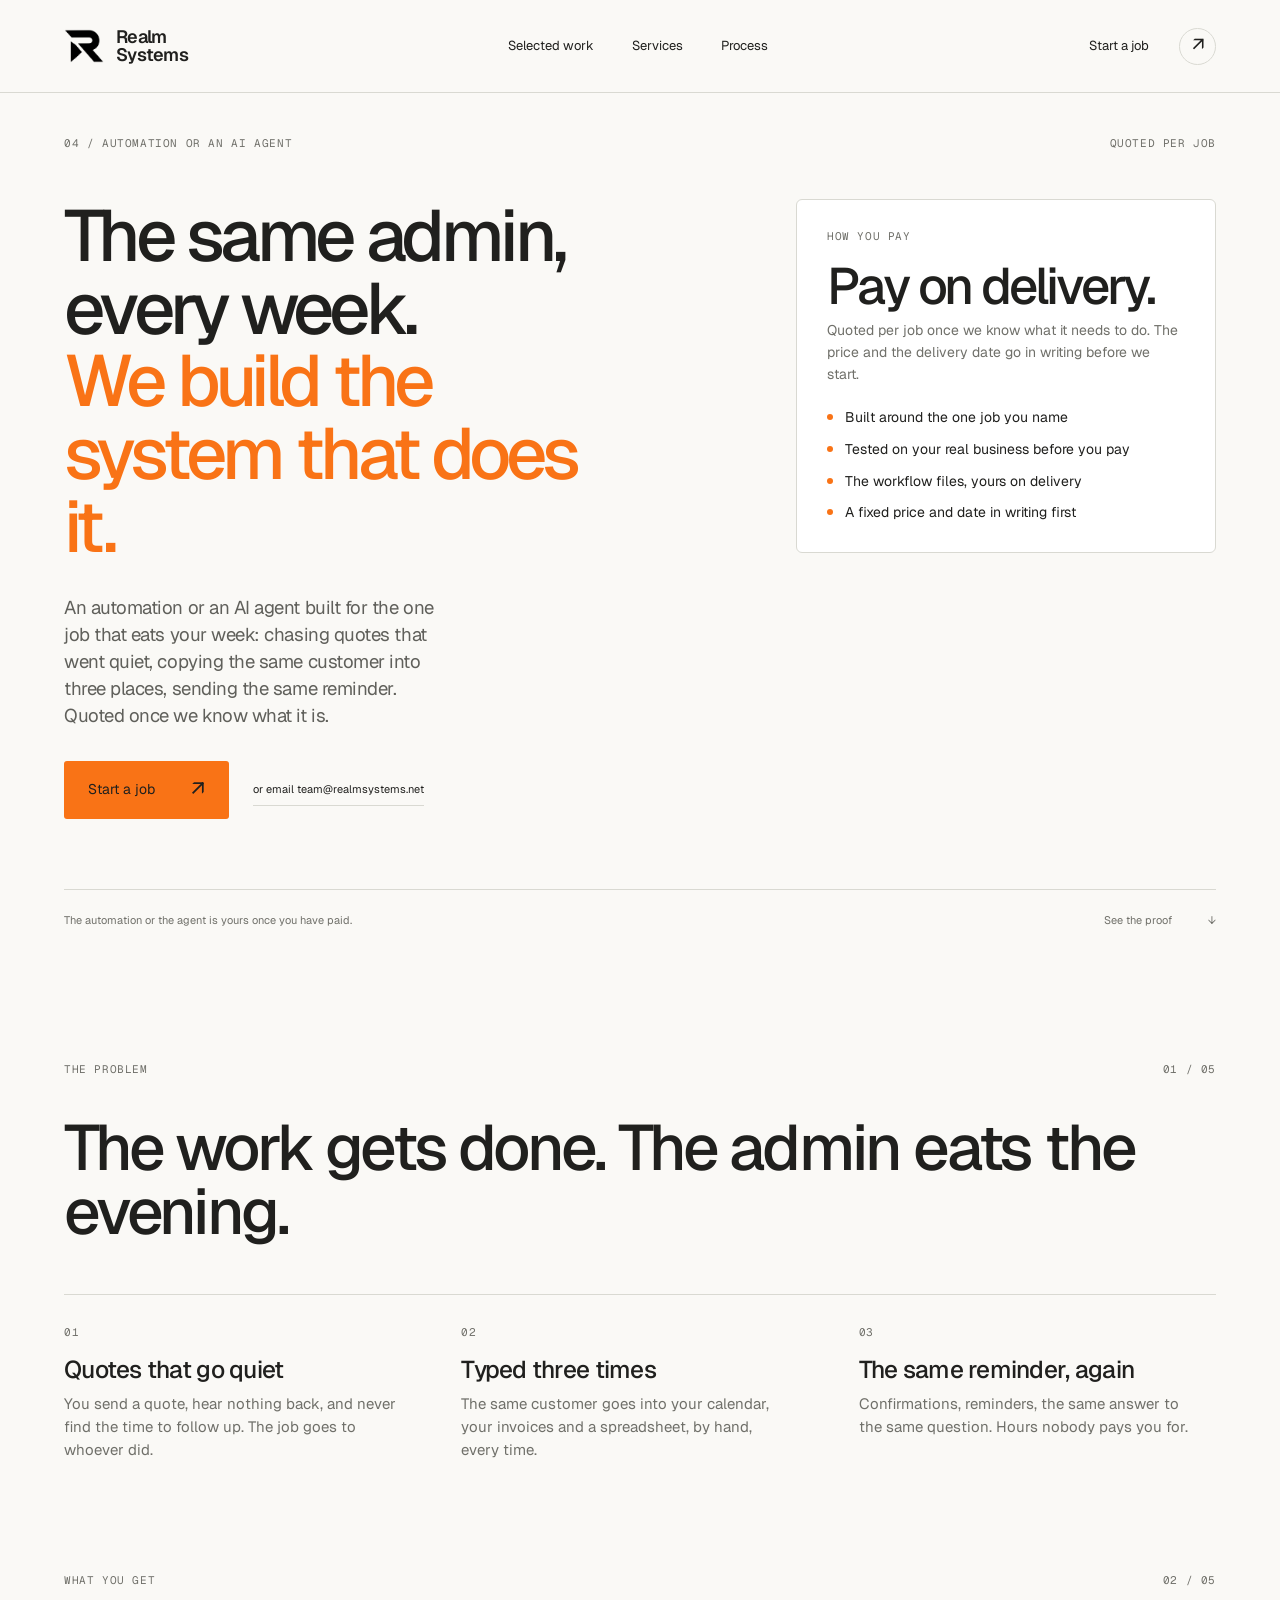
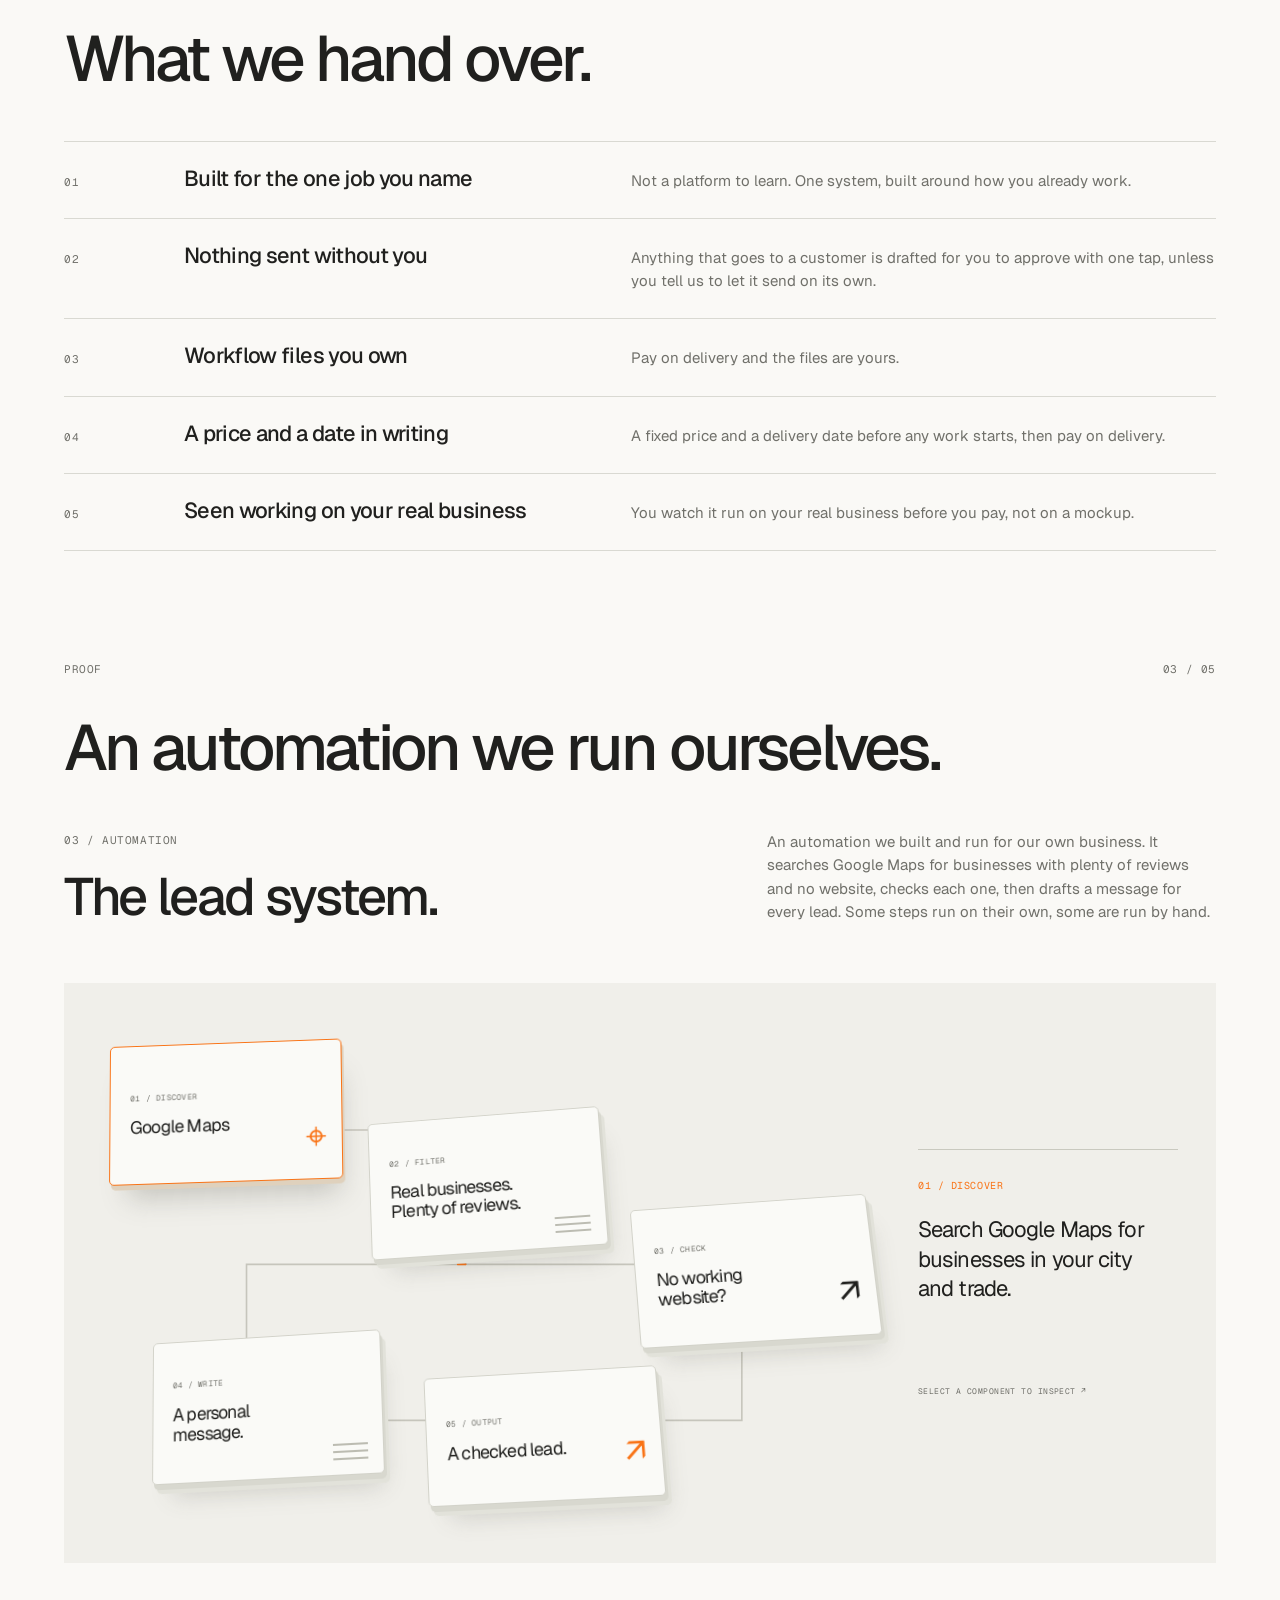
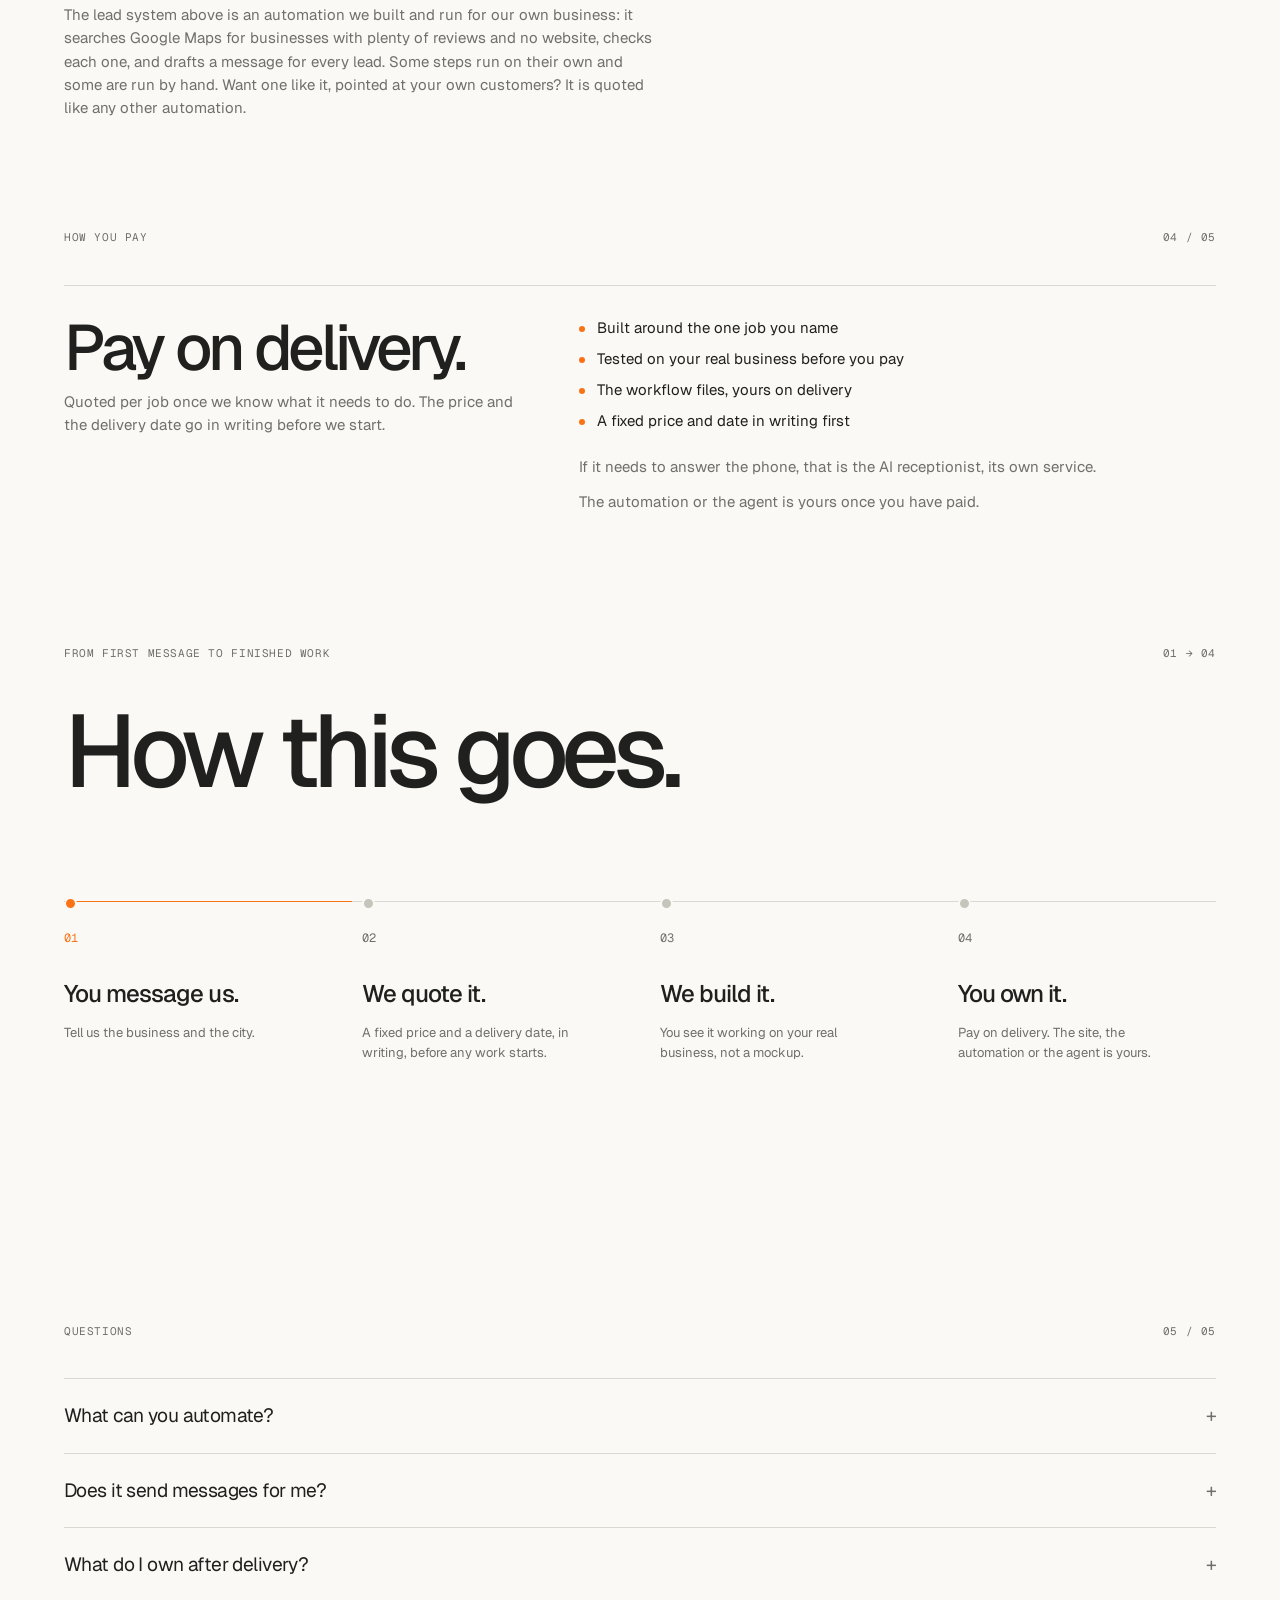
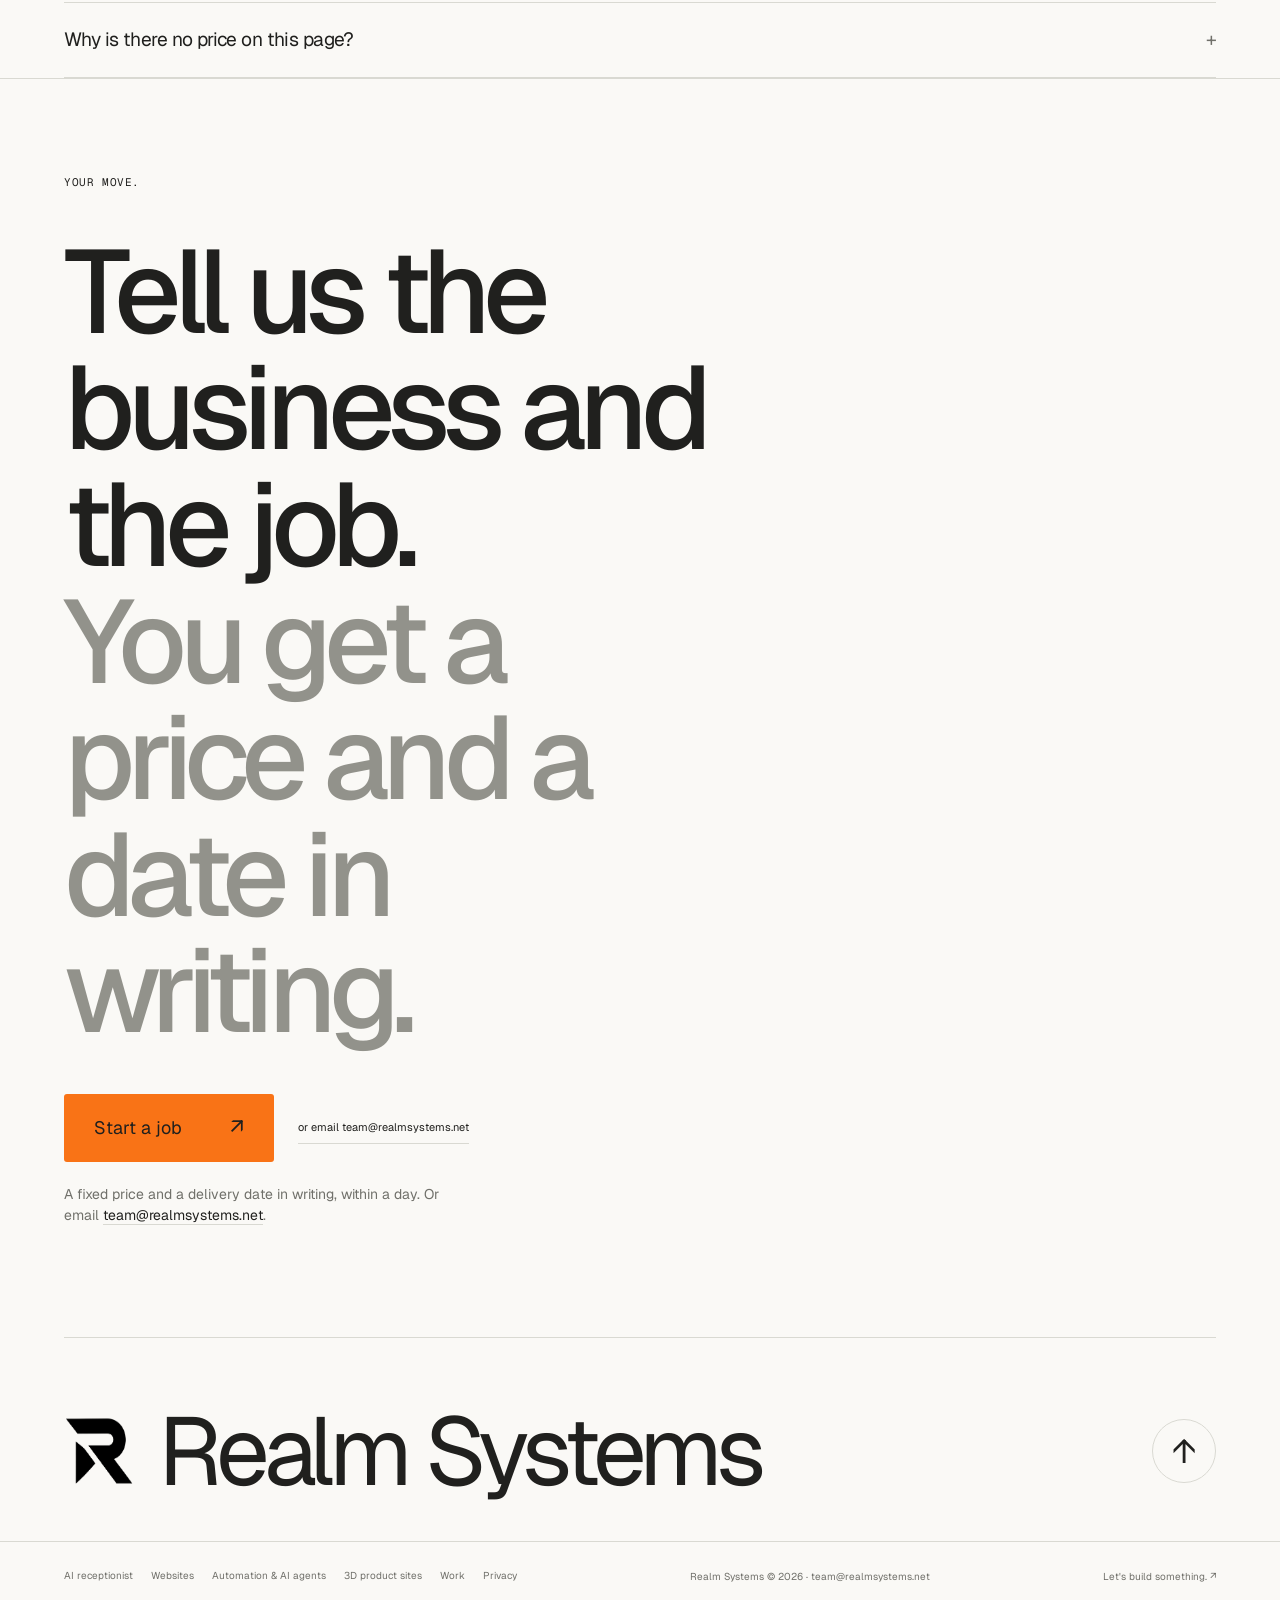
<file: automation.html>
<!doctype html>
<html lang="en">
<head>
<meta charset="utf-8"><meta name="viewport" content="width=device-width,initial-scale=1">
<title>Automation or an AI agent - Realm Systems</title>
<meta name="description" content="An automation or an AI agent built for the one job that eats your week: chasing quotes, copying enquiries across, sending the same reminder. Quoted per job, paid on delivery.">
<meta property="og:title" content="Automation or an AI agent - Realm Systems"><meta property="og:description" content="An automation or an AI agent built for the one job that eats your week: chasing quotes, copying enquiries across, sending the same reminder. Quoted per job, paid on delivery."><meta property="og:image" content="assets/logo.png">
<link rel="canonical" href="https://realmsystems.net/automation">
<script>if(/.pages.dev$/.test(location.hostname))location.replace("https://realmsystems.net"+location.pathname+location.search+location.hash);</script>
<link rel="icon" href="assets/favicon.png"><link rel="preconnect" href="https://fonts.googleapis.com"><link rel="preconnect" href="https://fonts.gstatic.com" crossorigin>
<link href="https://fonts.googleapis.com/css2?family=Geist:wght@400;500;600;700;800;900&family=Geist+Mono:wght@400;500&display=swap" rel="stylesheet">
<link rel="stylesheet" href="styles.css?v=pages13">
</head>
<body>
<a class="skip" href="#main">Skip to content</a>
<header class="nav" id="nav"><div class="wrap nav__in"><a class="brand" href="index.html"><img src="assets/realm-mark.png" alt="Realm Systems" width="36" height="36"><span>Realm<br>Systems</span></a><nav aria-label="Main navigation"><a href="work.html">Selected work</a><a href="index.html#services">Services</a><a href="index.html#process">Process</a></nav><a class="nav__cta" href="start.html?want=automation">Start a job <span aria-hidden="true">↗︎</span></a></div></header>
<canvas id="gl" aria-hidden="true"></canvas>
<main id="main">
<section class="hero svc-hero" id="top"><div class="wrap">
<div class="eyebrow hero__eyebrow"><span>04 / Automation or an AI agent</span><span class="hero__edition">Quoted per job</span></div>
<div class="hero__grid"><div class="hero__copy"><h1>The same admin, every week.<br><span>We build the system that does it.</span></h1><p class="lead">An automation or an AI agent built for the one job that eats your week: chasing quotes that went quiet, copying the same customer into three places, sending the same reminder. Quoted once we know what it is.</p><div class="hero__cta"><a class="btn" href="start.html?want=automation">Start a job <span aria-hidden="true">↗︎</span></a><a class="text-link" href="mailto:team@realmsystems.net">or email team@realmsystems.net</a></div></div>
<aside class="pricecard"><span class="eyebrow">How you pay</span><strong>Pay on delivery.</strong><small>Quoted per job once we know what it needs to do. The price and the delivery date go in writing before we start.</small><ul><li>Built around the one job you name</li><li>Tested on your real business before you pay</li><li>The workflow files, yours on delivery</li><li>A fixed price and date in writing first</li></ul></aside></div>
<div class="hero__bottom"><span>The automation or the agent is yours once you have paid.</span><a href="#proof">See the proof <span aria-hidden="true">↓</span></a></div>
</div></section>
<section class="block" id="problem"><div class="wrap"><div class="section-top"><span class="eyebrow">The problem</span><span class="mono">01 / 05</span></div><h2>The work gets done. The admin eats the evening.</h2><div class="points"><div><span class="mono">01</span><h3>Quotes that go quiet</h3><p>You send a quote, hear nothing back, and never find the time to follow up. The job goes to whoever did.</p></div><div><span class="mono">02</span><h3>Typed three times</h3><p>The same customer goes into your calendar, your invoices and a spreadsheet, by hand, every time.</p></div><div><span class="mono">03</span><h3>The same reminder, again</h3><p>Confirmations, reminders, the same answer to the same question. Hours nobody pays you for.</p></div></div></div></section>
<section class="block" id="get"><div class="wrap"><div class="section-top"><span class="eyebrow">What you get</span><span class="mono">02 / 05</span></div><h2>What we hand over.</h2><ul class="gets"><li><span class="mono">01</span><h3>Built for the one job you name</h3><p>Not a platform to learn. One system, built around how you already work.</p></li><li><span class="mono">02</span><h3>Nothing sent without you</h3><p>Anything that goes to a customer is drafted for you to approve with one tap, unless you tell us to let it send on its own.</p></li><li><span class="mono">03</span><h3>Workflow files you own</h3><p>Pay on delivery and the files are yours.</p></li><li><span class="mono">04</span><h3>A price and a date in writing</h3><p>A fixed price and a delivery date before any work starts, then pay on delivery.</p></li><li><span class="mono">05</span><h3>Seen working on your real business</h3><p>You watch it run on your real business before you pay, not on a mockup.</p></li></ul></div></section>
<section class="block svc-proof" id="proof"><div class="wrap"><div class="section-top"><span class="eyebrow">Proof</span><span class="mono">03 / 05</span></div><h2>An automation we run ourselves.</h2>
<article class="lead-project" id="leadsys"><div class="project-heading"><div><span class="eyebrow">03 / Automation</span><h3>The lead system.</h3></div><p>An automation we built and run for our own business. It searches Google Maps for businesses with plenty of reviews and no website, checks each one, then drafts a message for every lead. Some steps run on their own, some are run by hand.</p></div><div class="lead-exhibit"><div class="lead-machine" id="pipeline"><svg class="lead-wires" viewBox="0 0 1000 600" preserveAspectRatio="none" aria-hidden="true"><path d="M160 135H480V290H820M480 290H210V470H520H820V290"/><path class="signal" d="M160 135H480V290H820M480 290H210V470H520H820V290"/></svg><button type="button" class="pipe__node node-map is-active" data-key="map" aria-pressed="true"><small>01 / DISCOVER</small><span>Google Maps</span><i class="map-mark" aria-hidden="true">⌖</i></button><button type="button" class="pipe__node node-filter" data-key="filter" aria-pressed="false"><small>02 / FILTER</small><span>Real businesses.<br>Plenty of reviews.</span><i class="filter-lines" aria-hidden="true"></i></button><button type="button" class="pipe__node node-check" data-key="check" aria-pressed="false"><small>03 / CHECK</small><span>No working<br>website?</span><i class="check-mark" aria-hidden="true">↗︎</i></button><button type="button" class="pipe__node node-message" data-key="message" aria-pressed="false"><small>04 / WRITE</small><span>A personal<br>message.</span><i class="message-lines" aria-hidden="true"></i></button><button type="button" class="pipe__node node-lead" data-key="lead" aria-pressed="false"><small>05 / OUTPUT</small><span>A checked lead.</span><i class="output-mark" aria-hidden="true">↗︎</i></button></div><div class="lead-detail"><span class="eyebrow" id="pipe-title">01 / Discover</span><p id="pipe-desc" aria-live="polite">Search Google Maps for businesses in your city and trade.</p><span class="mono">SELECT A COMPONENT TO INSPECT ↗︎</span></div></div></article>
<p class="proof-caption">The lead system above is an automation we built and run for our own business: it searches Google Maps for businesses with plenty of reviews and no website, checks each one, and drafts a message for every lead. Some steps run on their own and some are run by hand. Want one like it, pointed at your own customers? It is quoted like any other automation.</p></div></section>
<section class="block" id="price"><div class="wrap"><div class="section-top"><span class="eyebrow">How you pay</span><span class="mono">04 / 05</span></div><div class="pricerow"><div><strong>Pay on delivery.</strong><small>Quoted per job once we know what it needs to do. The price and the delivery date go in writing before we start.</small></div><div><ul><li>Built around the one job you name</li><li>Tested on your real business before you pay</li><li>The workflow files, yours on delivery</li><li>A fixed price and date in writing first</li></ul><p>If it needs to answer the phone, that is the AI receptionist, its own service.</p><p>The automation or the agent is yours once you have paid.</p></div></div></div></section>
<section class="process" id="process"><div class="wrap"><div class="section-top"><span class="eyebrow">From first message to finished work</span><span class="mono">01 → 04</span></div><h2>How this goes.</h2><div class="journey" id="journey"><div class="journey__rail" aria-hidden="true"><i id="journey-rail-fill"></i></div><ol class="journey__track" id="journey-track"><li class="jstep is-active"><span class="jstep__n">01</span><h3>You message us.</h3><p>Tell us the business and the city.</p></li><li class="jstep"><span class="jstep__n">02</span><h3>We quote it.</h3><p>A fixed price and a delivery date, in writing, before any work starts.</p></li><li class="jstep"><span class="jstep__n">03</span><h3>We build it.</h3><p>You see it working on your real business, not a mockup.</p></li><li class="jstep"><span class="jstep__n">04</span><h3>You own it.</h3><p>Pay on delivery. The site, the automation or the agent is yours.</p></li></ol></div></div></section>
<section class="block" id="faq"><div class="wrap"><div class="section-top"><span class="eyebrow">Questions</span><span class="mono">05 / 05</span></div><div class="faq"><details><summary>What can you automate?</summary><p>Most admin that repeats: moving an enquiry from your inbox into your calendar and invoices, chasing quotes that went quiet, sending reminders and confirmations, or finding and checking new leads like the lead system on this page. Tell us the job and we tell you honestly whether it is worth automating.</p></details><details><summary>Does it send messages for me?</summary><p>Only if you want it to. By default, anything that goes to a customer is drafted for you to approve with one tap. It is your name on it.</p></details><details><summary>What do I own after delivery?</summary><p>The automation or the agent is yours. The files are handed over when you pay on delivery.</p></details><details><summary>Why is there no price on this page?</summary><p>Because we do not know what yours needs to do yet. Tell us the business and the job, and you get a fixed price and a delivery date in writing before any work starts. If it needs to answer the phone, that is the AI receptionist, its own service.</p></details></div></div></section>
<section class="close" id="contact"><div class="wrap"><span class="eyebrow">Your move.</span><div class="close__grid"><div class="close__copy"><h2>Tell us the business and the job.<br><span class="soft">You get a price and a date in writing.</span></h2><div class="hero__cta close__cta"><a class="btn" href="start.html?want=automation">Start a job <span aria-hidden="true">↗︎</span></a><a class="text-link" href="mailto:team@realmsystems.net">or email team@realmsystems.net</a></div><p class="close__contact">A fixed price and a delivery date in writing, within a day. Or email <a href="mailto:team@realmsystems.net">team@realmsystems.net</a>.</p></div><div class="close__stage" id="close-stage" aria-hidden="true"></div></div><div class="close__signature"><img src="assets/realm-mark.png" alt="Realm Systems mark" width="100" height="100"><span>Realm Systems</span><a href="#top" aria-label="Back to top">↑</a></div></div></section>
</main><footer><div class="wrap foot"><nav class="foot__links" aria-label="Pages"><a href="receptionist.html">AI receptionist</a><a href="websites.html">Websites</a><a href="automation.html">Automation &amp; AI agents</a><a href="3d.html">3D product sites</a><a href="work.html">Work</a><a href="privacy.html">Privacy</a></nav><span>Realm Systems © <span id="year">2026</span> · <a href="mailto:team@realmsystems.net">team@realmsystems.net</a></span><a href="start.html">Let's build something. ↗︎</a></div></footer>
<script src="js/three.min.js"></script><script src="js/world.js?v=stage2"></script><script src="js/sections.js?v=stage9"></script></body></html>
</file>
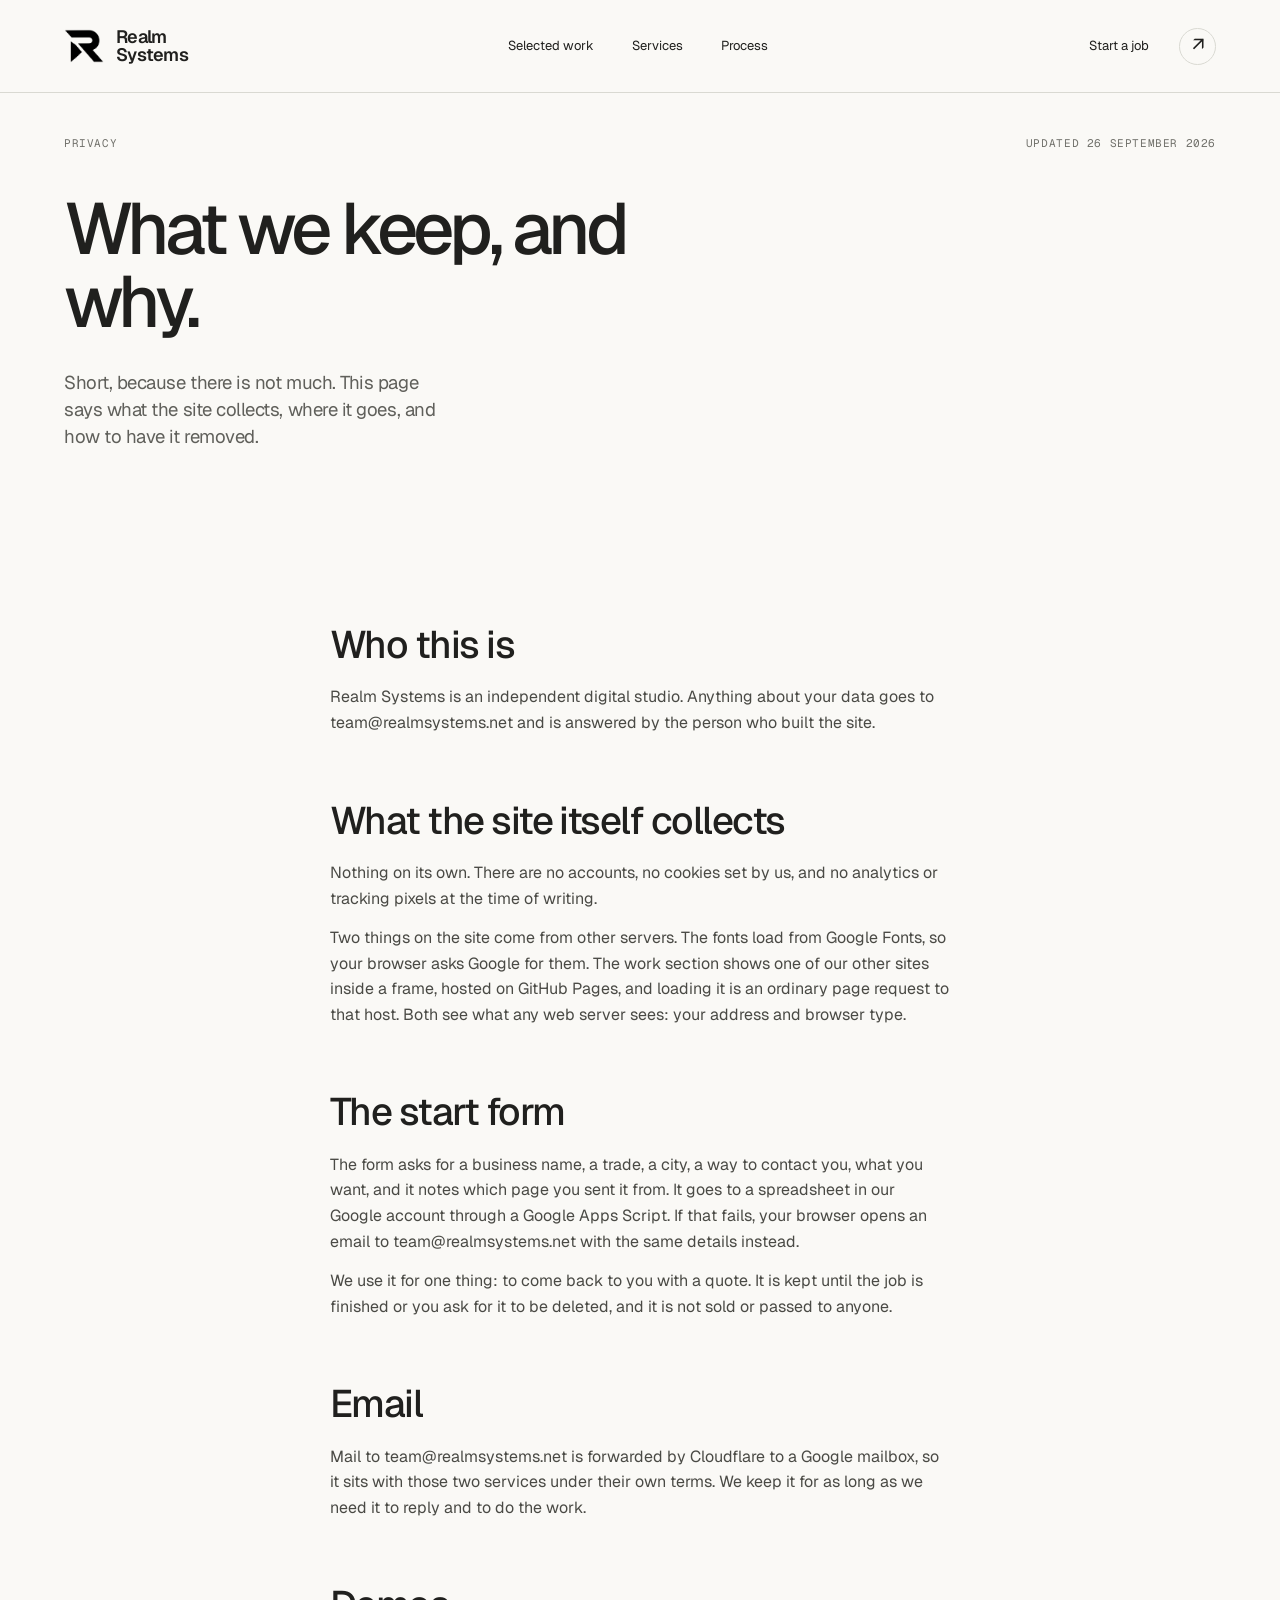
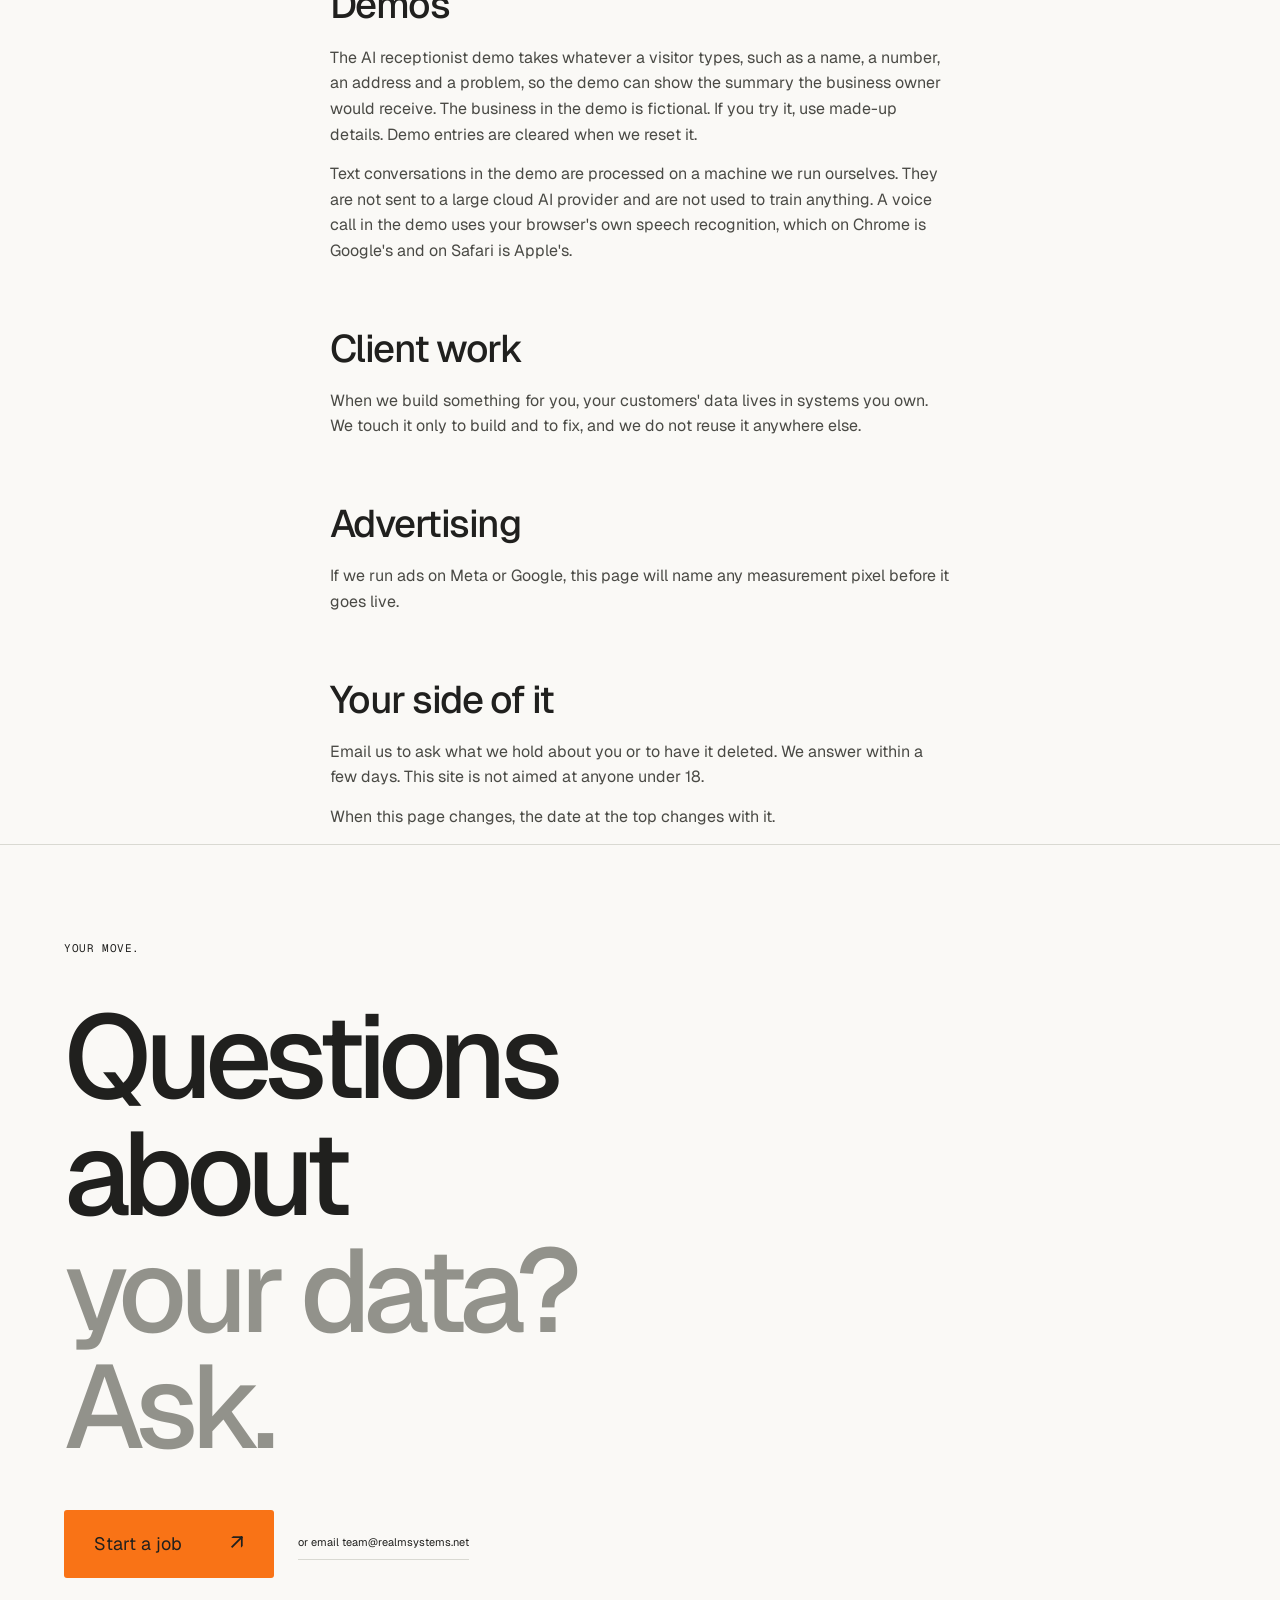
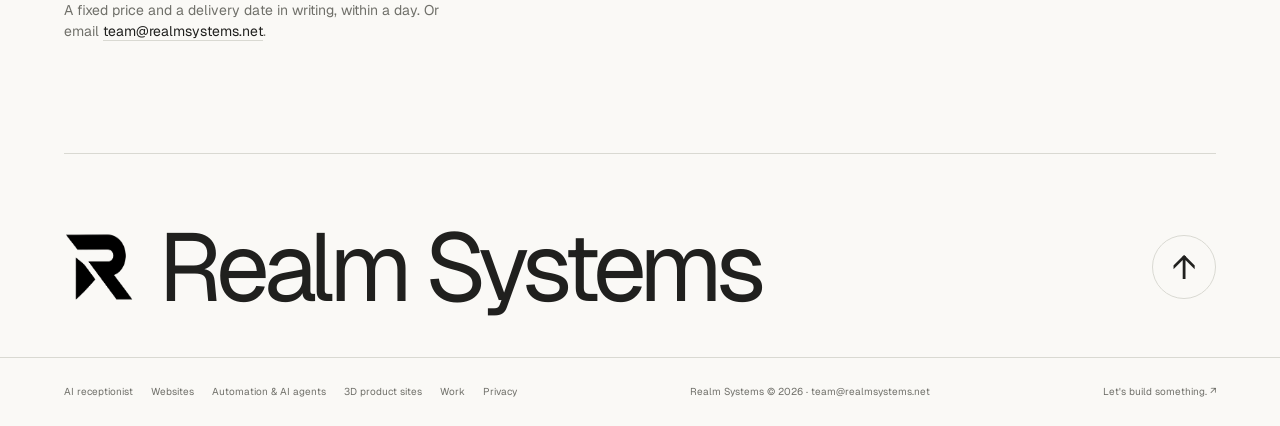
<file: privacy.html>
<!doctype html>
<html lang="en">
<head>
<meta charset="utf-8"><meta name="viewport" content="width=device-width,initial-scale=1">
<title>Privacy - Realm Systems</title>
<meta name="description" content="What this site collects, where it goes, and how to have it removed. No accounts, no cookies of our own, no tracking pixels.">
<meta property="og:title" content="Privacy - Realm Systems"><meta property="og:description" content="What this site collects, where it goes, and how to have it removed. No accounts, no cookies of our own, no tracking pixels."><meta property="og:image" content="assets/logo.png">
<link rel="canonical" href="https://realmsystems.net/privacy">
<script>if(/.pages.dev$/.test(location.hostname))location.replace("https://realmsystems.net"+location.pathname+location.search+location.hash);</script>
<link rel="icon" href="assets/favicon.png"><link rel="preconnect" href="https://fonts.googleapis.com"><link rel="preconnect" href="https://fonts.gstatic.com" crossorigin>
<link href="https://fonts.googleapis.com/css2?family=Geist:wght@400;500;600;700;800;900&family=Geist+Mono:wght@400;500&display=swap" rel="stylesheet">
<link rel="stylesheet" href="styles.css?v=pages13">
</head>
<body>
<a class="skip" href="#main">Skip to content</a>
<header class="nav" id="nav"><div class="wrap nav__in"><a class="brand" href="index.html"><img src="assets/realm-mark.png" alt="Realm Systems" width="36" height="36"><span>Realm<br>Systems</span></a><nav aria-label="Main navigation"><a href="work.html">Selected work</a><a href="index.html#services">Services</a><a href="index.html#process">Process</a></nav><a class="nav__cta" href="start.html">Start a job <span aria-hidden="true">↗︎</span></a></div></header>
<canvas id="gl" aria-hidden="true"></canvas>
<main id="main">
<section class="hero" id="top"><div class="wrap"><div class="eyebrow hero__eyebrow"><span>Privacy</span><span class="hero__edition">Updated 26 September 2026</span></div><h1 class="prose-title">What we keep, and why.</h1><p class="lead">Short, because there is not much. This page says what the site collects, where it goes, and how to have it removed.</p></div></section>
<section class="block" id="policy"><div class="wrap prose"><h2>Who this is</h2><p>Realm Systems is an independent digital studio. Anything about your data goes to team@realmsystems.net and is answered by the person who built the site.</p><h2>What the site itself collects</h2><p>Nothing on its own. There are no accounts, no cookies set by us, and no analytics or tracking pixels at the time of writing.</p><p>Two things on the site come from other servers. The fonts load from Google Fonts, so your browser asks Google for them. The work section shows one of our other sites inside a frame, hosted on GitHub Pages, and loading it is an ordinary page request to that host. Both see what any web server sees: your address and browser type.</p><h2>The start form</h2><p>The form asks for a business name, a trade, a city, a way to contact you, what you want, and it notes which page you sent it from. It goes to a spreadsheet in our Google account through a Google Apps Script. If that fails, your browser opens an email to team@realmsystems.net with the same details instead.</p><p>We use it for one thing: to come back to you with a quote. It is kept until the job is finished or you ask for it to be deleted, and it is not sold or passed to anyone.</p><h2>Email</h2><p>Mail to team@realmsystems.net is forwarded by Cloudflare to a Google mailbox, so it sits with those two services under their own terms. We keep it for as long as we need it to reply and to do the work.</p><h2>Demos</h2><p>The AI receptionist demo takes whatever a visitor types, such as a name, a number, an address and a problem, so the demo can show the summary the business owner would receive. The business in the demo is fictional. If you try it, use made-up details. Demo entries are cleared when we reset it.</p><p>Text conversations in the demo are processed on a machine we run ourselves. They are not sent to a large cloud AI provider and are not used to train anything. A voice call in the demo uses your browser's own speech recognition, which on Chrome is Google's and on Safari is Apple's.</p><h2>Client work</h2><p>When we build something for you, your customers' data lives in systems you own. We touch it only to build and to fix, and we do not reuse it anywhere else.</p><h2>Advertising</h2><p>If we run ads on Meta or Google, this page will name any measurement pixel before it goes live.</p><h2>Your side of it</h2><p>Email us to ask what we hold about you or to have it deleted. We answer within a few days. This site is not aimed at anyone under 18.</p><p>When this page changes, the date at the top changes with it.</p></div></section>
<section class="close" id="contact"><div class="wrap"><span class="eyebrow">Your move.</span><div class="close__grid"><div class="close__copy"><h2>Questions about<br><span class="soft">your data? Ask.</span></h2><div class="hero__cta close__cta"><a class="btn" href="start.html">Start a job <span aria-hidden="true">↗︎</span></a><a class="text-link" href="mailto:team@realmsystems.net">or email team@realmsystems.net</a></div><p class="close__contact">A fixed price and a delivery date in writing, within a day. Or email <a href="mailto:team@realmsystems.net">team@realmsystems.net</a>.</p></div><div class="close__stage" id="close-stage" aria-hidden="true"></div></div><div class="close__signature"><img src="assets/realm-mark.png" alt="Realm Systems mark" width="100" height="100"><span>Realm Systems</span><a href="#top" aria-label="Back to top">↑</a></div></div></section>
</main><footer><div class="wrap foot"><nav class="foot__links" aria-label="Pages"><a href="receptionist.html">AI receptionist</a><a href="websites.html">Websites</a><a href="automation.html">Automation &amp; AI agents</a><a href="3d.html">3D product sites</a><a href="work.html">Work</a><a href="privacy.html">Privacy</a></nav><span>Realm Systems © <span id="year">2026</span> · <a href="mailto:team@realmsystems.net">team@realmsystems.net</a></span><a href="start.html">Let's build something. ↗︎</a></div></footer>
<script src="js/three.min.js"></script><script src="js/world.js?v=stage2"></script><script src="js/sections.js?v=stage9"></script></body></html>
</file>
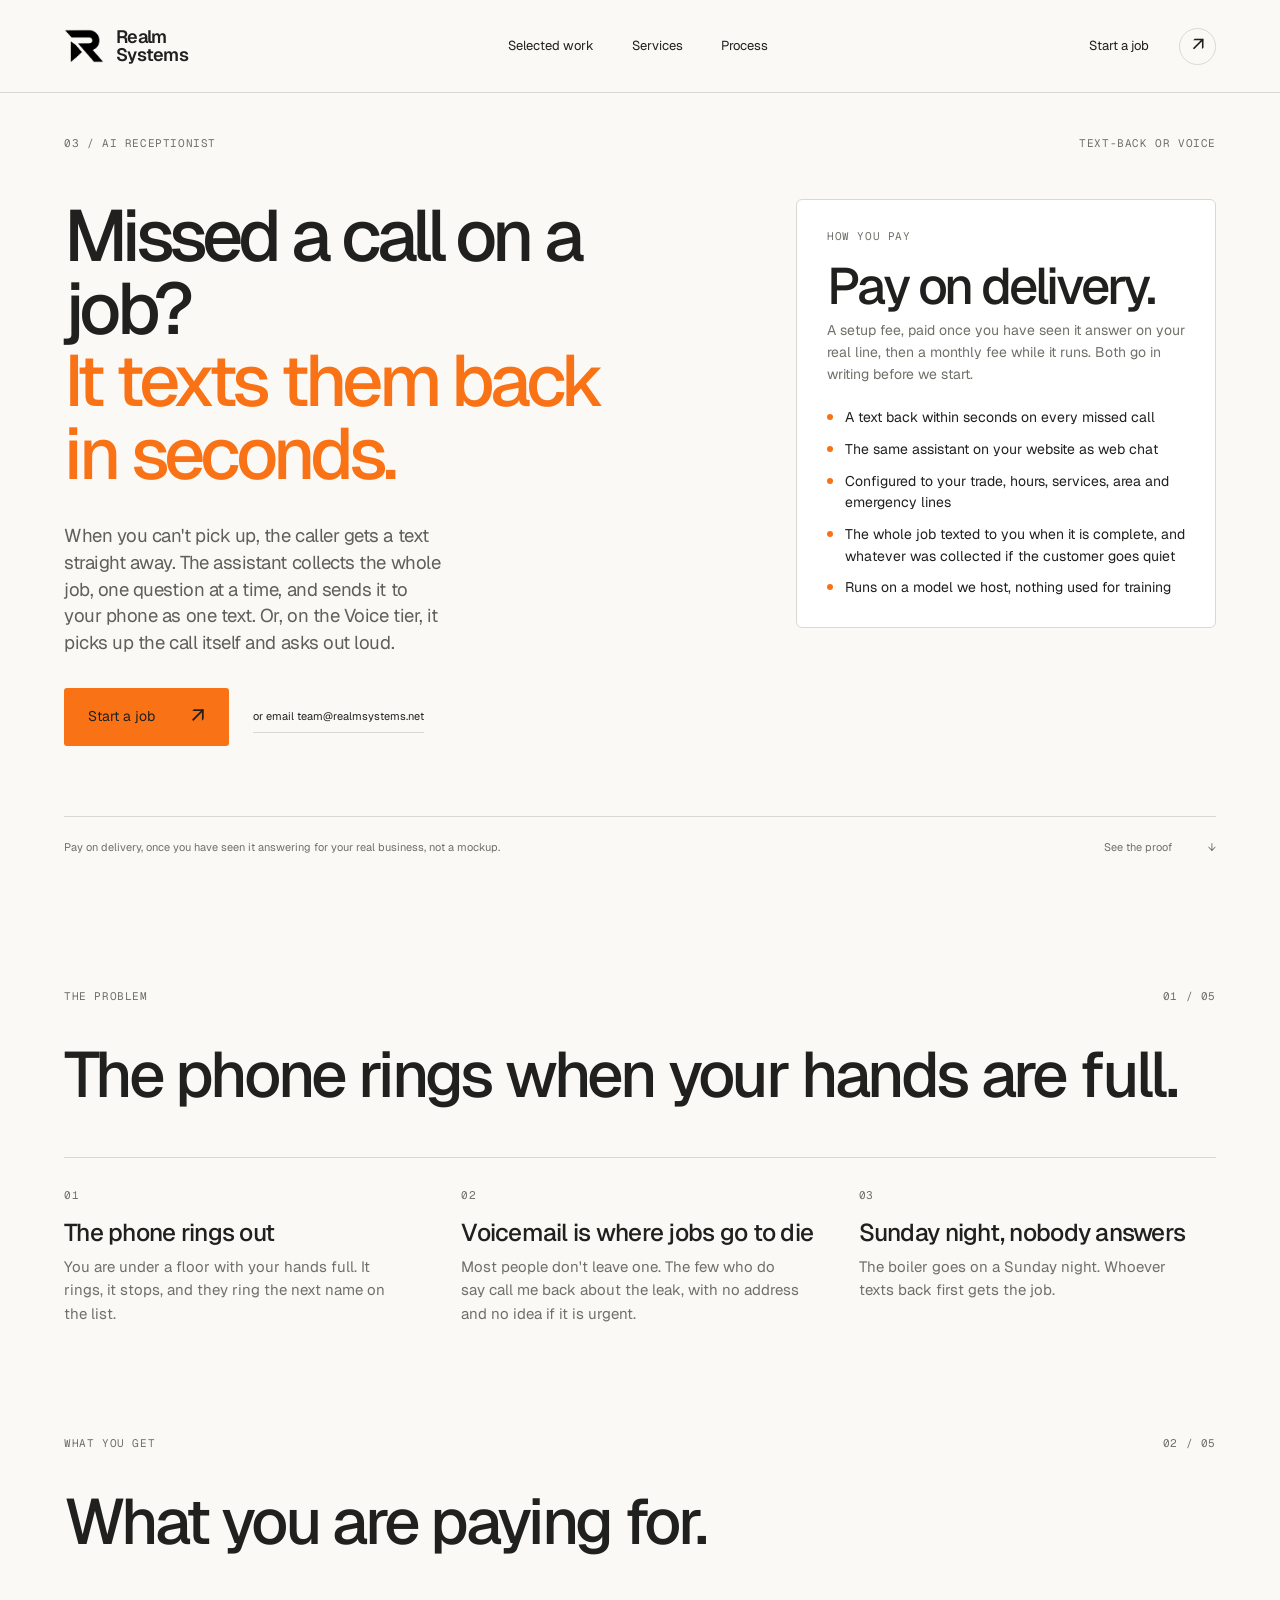
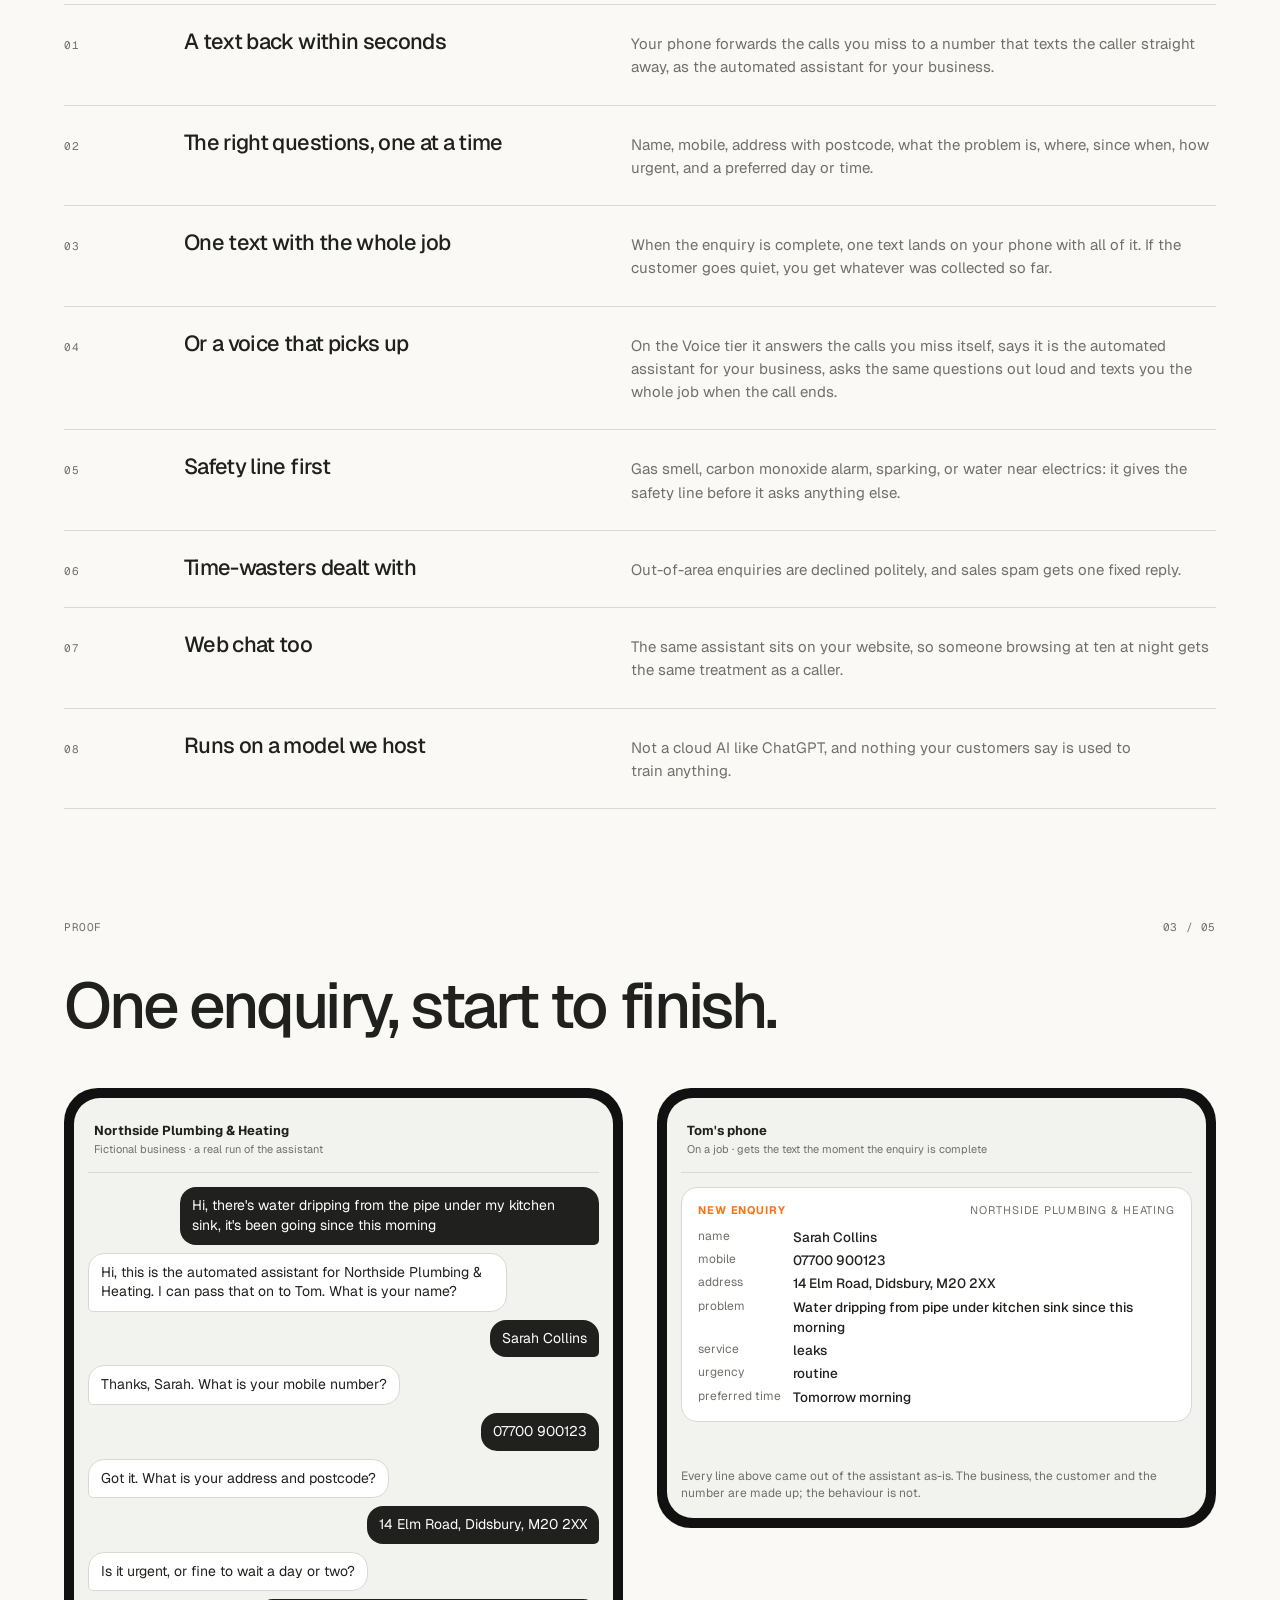
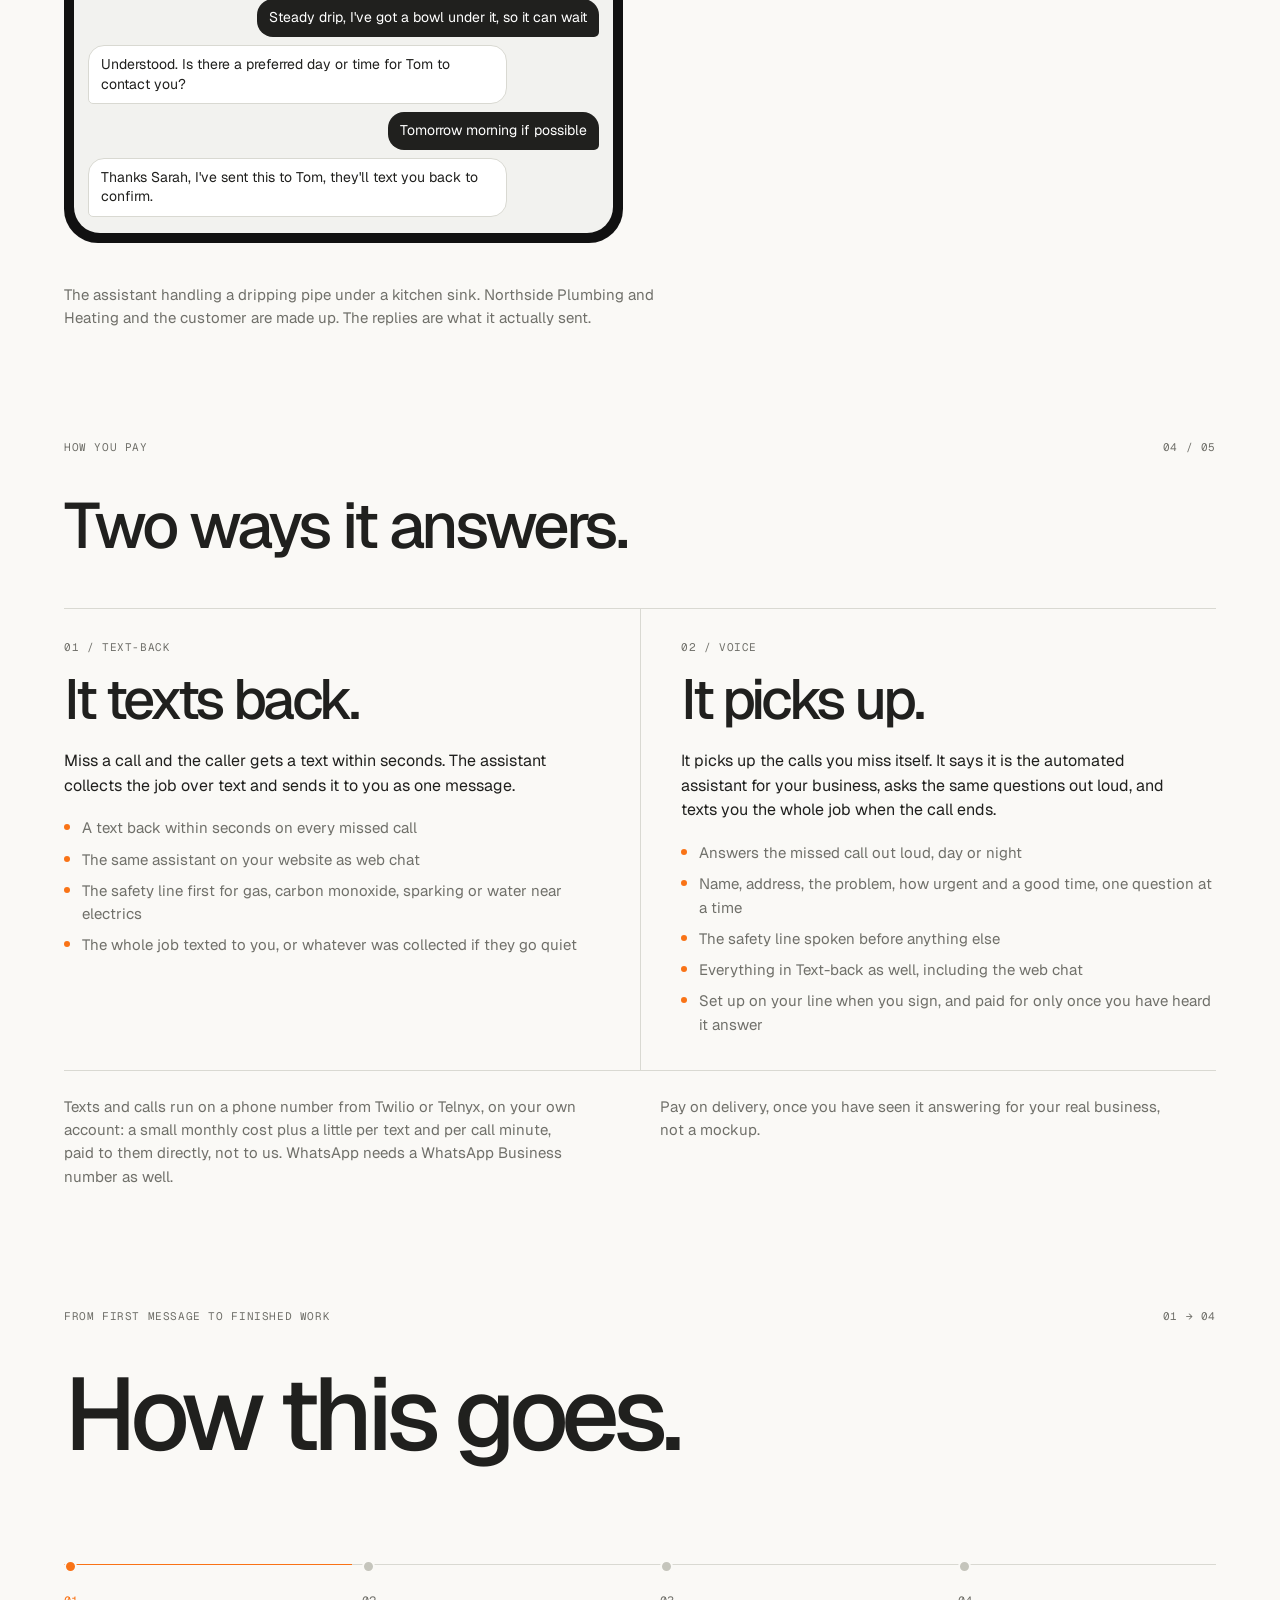
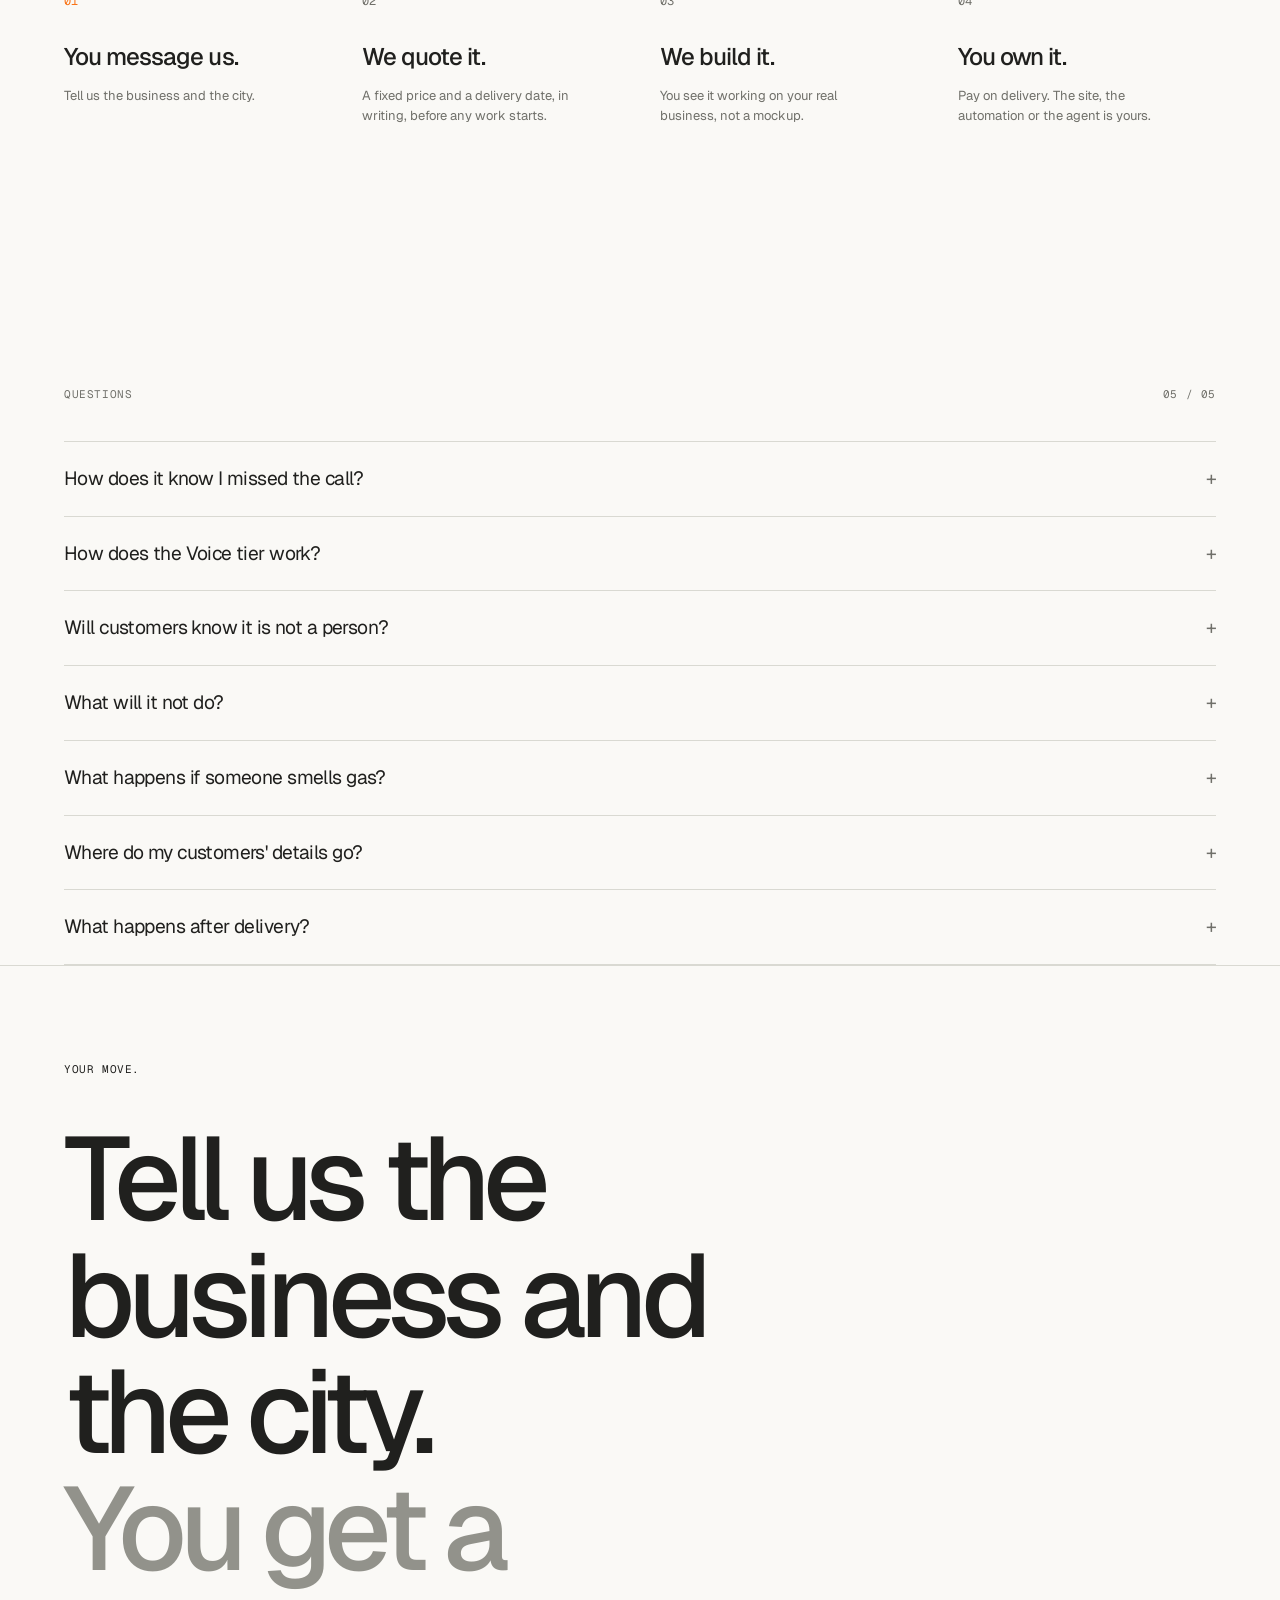
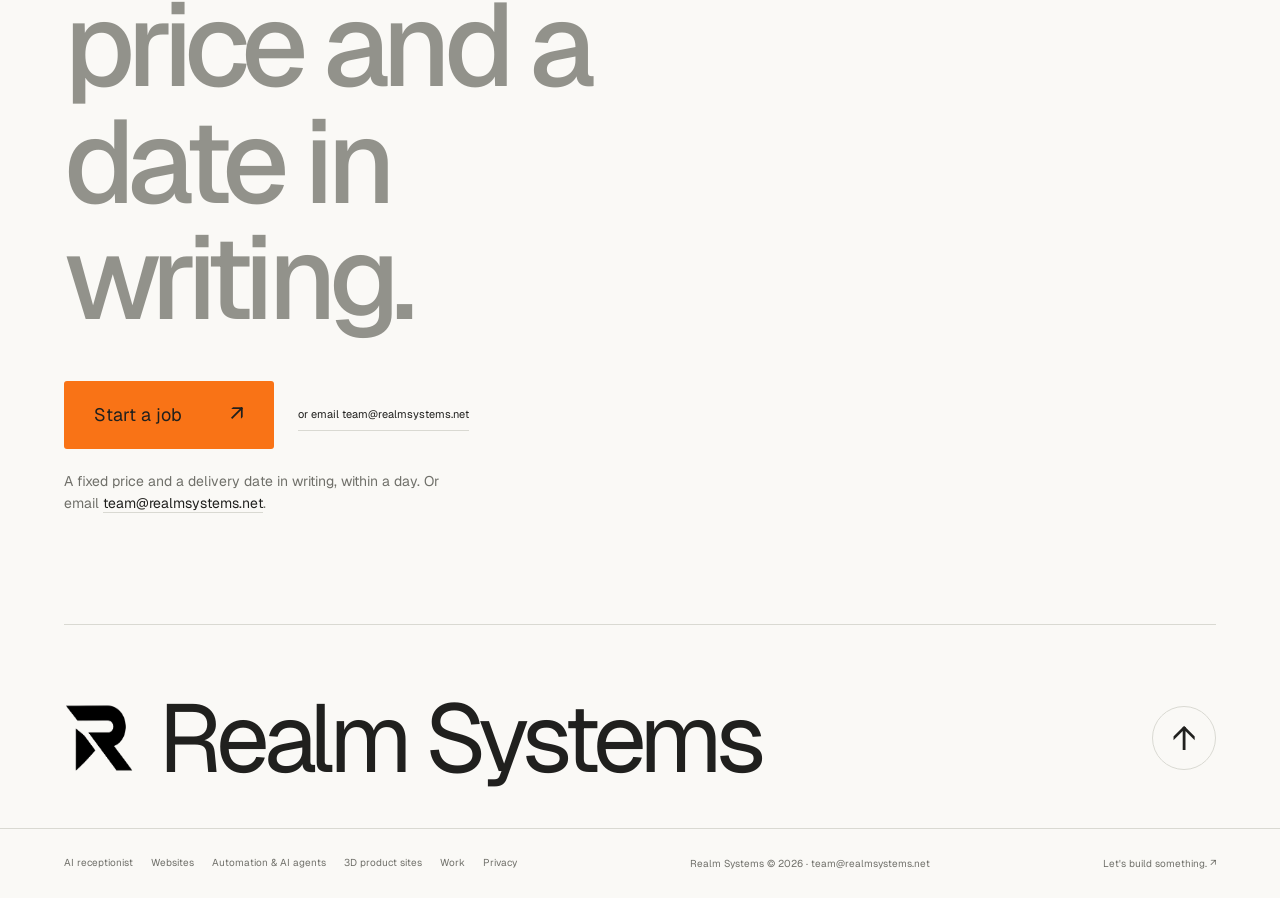
<file: receptionist.html>
<!doctype html>
<html lang="en">
<head>
<meta charset="utf-8"><meta name="viewport" content="width=device-width,initial-scale=1">
<title>AI receptionist - Realm Systems</title>
<meta name="description" content="Miss a call on a job and it texts them back in seconds, or picks up with a voice, collects the whole job and sends it to you as one text. Pay on delivery, once you have seen it answer.">
<meta property="og:title" content="AI receptionist - Realm Systems"><meta property="og:description" content="Miss a call on a job and it texts them back in seconds, or picks up with a voice, collects the whole job and sends it to you as one text. Pay on delivery, once you have seen it answer."><meta property="og:image" content="assets/logo.png">
<link rel="canonical" href="https://realmsystems.net/receptionist">
<script>if(/.pages.dev$/.test(location.hostname))location.replace("https://realmsystems.net"+location.pathname+location.search+location.hash);</script>
<link rel="icon" href="assets/favicon.png"><link rel="preconnect" href="https://fonts.googleapis.com"><link rel="preconnect" href="https://fonts.gstatic.com" crossorigin>
<link href="https://fonts.googleapis.com/css2?family=Geist:wght@400;500;600;700;800;900&family=Geist+Mono:wght@400;500&display=swap" rel="stylesheet">
<link rel="stylesheet" href="styles.css?v=pages13">
</head>
<body>
<a class="skip" href="#main">Skip to content</a>
<header class="nav" id="nav"><div class="wrap nav__in"><a class="brand" href="index.html"><img src="assets/realm-mark.png" alt="Realm Systems" width="36" height="36"><span>Realm<br>Systems</span></a><nav aria-label="Main navigation"><a href="work.html">Selected work</a><a href="index.html#services">Services</a><a href="index.html#process">Process</a></nav><a class="nav__cta" href="start.html?want=receptionist">Start a job <span aria-hidden="true">↗︎</span></a></div></header>
<canvas id="gl" aria-hidden="true"></canvas>
<main id="main">
<section class="hero svc-hero" id="top"><div class="wrap">
<div class="eyebrow hero__eyebrow"><span>03 / AI receptionist</span><span class="hero__edition">Text-back or voice</span></div>
<div class="hero__grid"><div class="hero__copy"><h1>Missed a call on a job?<br><span>It texts them back in seconds.</span></h1><p class="lead">When you can't pick up, the caller gets a text straight away. The assistant collects the whole job, one question at a time, and sends it to your phone as one text. Or, on the Voice tier, it picks up the call itself and asks out loud.</p><div class="hero__cta"><a class="btn" href="start.html?want=receptionist">Start a job <span aria-hidden="true">↗︎</span></a><a class="text-link" href="mailto:team@realmsystems.net">or email team@realmsystems.net</a></div></div>
<aside class="pricecard"><span class="eyebrow">How you pay</span><strong>Pay on delivery.</strong><small>A setup fee, paid once you have seen it answer on your real line, then a monthly fee while it runs. Both go in writing before we start.</small><ul><li>A text back within seconds on every missed call</li><li>The same assistant on your website as web chat</li><li>Configured to your trade, hours, services, area and emergency lines</li><li>The whole job texted to you when it is complete, and whatever was collected if the customer goes quiet</li><li>Runs on a model we host, nothing used for training</li></ul></aside></div>
<div class="hero__bottom"><span>Pay on delivery, once you have seen it answering for your real business, not a mockup.</span><a href="#proof">See the proof <span aria-hidden="true">↓</span></a></div>
</div></section>
<section class="block" id="problem"><div class="wrap"><div class="section-top"><span class="eyebrow">The problem</span><span class="mono">01 / 05</span></div><h2>The phone rings when your hands are full.</h2><div class="points"><div><span class="mono">01</span><h3>The phone rings out</h3><p>You are under a floor with your hands full. It rings, it stops, and they ring the next name on the list.</p></div><div><span class="mono">02</span><h3>Voicemail is where jobs go to die</h3><p>Most people don't leave one. The few who do say call me back about the leak, with no address and no idea if it is urgent.</p></div><div><span class="mono">03</span><h3>Sunday night, nobody answers</h3><p>The boiler goes on a Sunday night. Whoever texts back first gets the job.</p></div></div></div></section>
<section class="block" id="get"><div class="wrap"><div class="section-top"><span class="eyebrow">What you get</span><span class="mono">02 / 05</span></div><h2>What you are paying for.</h2><ul class="gets"><li><span class="mono">01</span><h3>A text back within seconds</h3><p>Your phone forwards the calls you miss to a number that texts the caller straight away, as the automated assistant for your business.</p></li><li><span class="mono">02</span><h3>The right questions, one at a time</h3><p>Name, mobile, address with postcode, what the problem is, where, since when, how urgent, and a preferred day or time.</p></li><li><span class="mono">03</span><h3>One text with the whole job</h3><p>When the enquiry is complete, one text lands on your phone with all of it. If the customer goes quiet, you get whatever was collected so far.</p></li><li><span class="mono">04</span><h3>Or a voice that picks up</h3><p>On the Voice tier it answers the calls you miss itself, says it is the automated assistant for your business, asks the same questions out loud and texts you the whole job when the call ends.</p></li><li><span class="mono">05</span><h3>Safety line first</h3><p>Gas smell, carbon monoxide alarm, sparking, or water near electrics: it gives the safety line before it asks anything else.</p></li><li><span class="mono">06</span><h3>Time-wasters dealt with</h3><p>Out-of-area enquiries are declined politely, and sales spam gets one fixed reply.</p></li><li><span class="mono">07</span><h3>Web chat too</h3><p>The same assistant sits on your website, so someone browsing at ten at night gets the same treatment as a caller.</p></li><li><span class="mono">08</span><h3>Runs on a model we host</h3><p>Not a cloud AI like ChatGPT, and nothing your customers say is used to train anything.</p></li></ul></div></section>
<section class="block svc-proof" id="proof"><div class="wrap"><div class="section-top"><span class="eyebrow">Proof</span><span class="mono">03 / 05</span></div><h2>One enquiry, start to finish.</h2>
<div class="chat" aria-label="A real run of the assistant with a fictional customer, and the summary the owner received">
<div class="chat__phone"><div class="chat__screen"><div class="chat__bar"><b>Northside Plumbing &amp; Heating</b><small>Fictional business · a real run of the assistant</small></div>
<div class="msg me">Hi, there's water dripping from the pipe under my kitchen sink, it's been going since this morning</div>
<div class="msg them">Hi, this is the automated assistant for Northside Plumbing &amp; Heating. I can pass that on to Tom. What is your name?</div>
<div class="msg me">Sarah Collins</div>
<div class="msg them">Thanks, Sarah. What is your mobile number?</div>
<div class="msg me">07700 900123</div>
<div class="msg them">Got it. What is your address and postcode?</div>
<div class="msg me">14 Elm Road, Didsbury, M20 2XX</div>
<div class="msg them">Is it urgent, or fine to wait a day or two?</div>
<div class="msg me">Steady drip, I've got a bowl under it, so it can wait</div>
<div class="msg them">Understood. Is there a preferred day or time for Tom to contact you?</div>
<div class="msg me">Tomorrow morning if possible</div>
<div class="msg them">Thanks Sarah, I've sent this to Tom, they'll text you back to confirm.</div>
</div></div>
<div class="chat__phone"><div class="chat__screen"><div class="chat__bar"><b>Tom's phone</b><small>On a job · gets the text the moment the enquiry is complete</small></div>
<div class="card"><div class="from"><span>New enquiry</span><span>Northside Plumbing &amp; Heating</span></div><dl><dt>name</dt><dd>Sarah Collins</dd><dt>mobile</dt><dd>07700 900123</dd><dt>address</dt><dd>14 Elm Road, Didsbury, M20 2XX</dd><dt>problem</dt><dd>Water dripping from pipe under kitchen sink since this morning</dd><dt>service</dt><dd>leaks</dd><dt>urgency</dt><dd>routine</dd><dt>preferred time</dt><dd>Tomorrow morning</dd></dl></div>
<p class="chat__note">Every line above came out of the assistant as-is. The business, the customer and the number are made up; the behaviour is not.</p>
</div></div>
</div>

<p class="proof-caption">The assistant handling a dripping pipe under a kitchen sink. Northside Plumbing and Heating and the customer are made up. The replies are what it actually sent.</p></div></section>
<section class="block" id="price"><div class="wrap"><div class="section-top"><span class="eyebrow">How you pay</span><span class="mono">04 / 05</span></div><h2>Two ways it answers.</h2><div class="tiers"><div class="tier"><span class="eyebrow">01 / Text-back</span><strong>It texts back.</strong><p>Miss a call and the caller gets a text within seconds. The assistant collects the job over text and sends it to you as one message.</p><ul><li>A text back within seconds on every missed call</li><li>The same assistant on your website as web chat</li><li>The safety line first for gas, carbon monoxide, sparking or water near electrics</li><li>The whole job texted to you, or whatever was collected if they go quiet</li></ul></div><div class="tier"><span class="eyebrow">02 / Voice</span><strong>It picks up.</strong><p>It picks up the calls you miss itself. It says it is the automated assistant for your business, asks the same questions out loud, and texts you the whole job when the call ends.</p><ul><li>Answers the missed call out loud, day or night</li><li>Name, address, the problem, how urgent and a good time, one question at a time</li><li>The safety line spoken before anything else</li><li>Everything in Text-back as well, including the web chat</li><li>Set up on your line when you sign, and paid for only once you have heard it answer</li></ul></div></div><div class="tiers__notes"><p>Texts and calls run on a phone number from Twilio or Telnyx, on your own account: a small monthly cost plus a little per text and per call minute, paid to them directly, not to us. WhatsApp needs a WhatsApp Business number as well.</p><p>Pay on delivery, once you have seen it answering for your real business, not a mockup.</p></div></div></section>
<section class="process" id="process"><div class="wrap"><div class="section-top"><span class="eyebrow">From first message to finished work</span><span class="mono">01 → 04</span></div><h2>How this goes.</h2><div class="journey" id="journey"><div class="journey__rail" aria-hidden="true"><i id="journey-rail-fill"></i></div><ol class="journey__track" id="journey-track"><li class="jstep is-active"><span class="jstep__n">01</span><h3>You message us.</h3><p>Tell us the business and the city.</p></li><li class="jstep"><span class="jstep__n">02</span><h3>We quote it.</h3><p>A fixed price and a delivery date, in writing, before any work starts.</p></li><li class="jstep"><span class="jstep__n">03</span><h3>We build it.</h3><p>You see it working on your real business, not a mockup.</p></li><li class="jstep"><span class="jstep__n">04</span><h3>You own it.</h3><p>Pay on delivery. The site, the automation or the agent is yours.</p></li></ol></div></div></section>
<section class="block" id="faq"><div class="wrap"><div class="section-top"><span class="eyebrow">Questions</span><span class="mono">05 / 05</span></div><div class="faq"><details><summary>How does it know I missed the call?</summary><p>Your phone forwards unanswered calls to a number we set up on your account. The moment a call lands there unanswered, the caller gets the first text. Calls you answer never touch it.</p></details><details><summary>How does the Voice tier work?</summary><p>Your phone forwards the calls you miss to the number on your account, and instead of texting, the assistant picks up. It says straight away that it is the automated assistant for your business, asks the same questions as the text version out loud, one at a time, and when the call ends the whole job lands on your phone as one text. The call runs on the number on your own Twilio or Telnyx account, and the conversation is run by the same model we host. It is set up on your line when you sign, and you pay the setup once you have heard it answer.</p></details><details><summary>Will customers know it is not a person?</summary><p>Yes. Its first message says it is the automated assistant for your business. Asked if it is a real person, it says it is not, and that you, a real person, will text back. That is one of 17 scripted customers we test it against. The others include a gas smell, a price hunter, an angry customer, a Polish speaker and someone fishing for a discount code.</p></details><details><summary>What will it not do?</summary><p>The Text-back tier does not answer the call with a voice. It texts back. Voice answering is the Voice tier. Neither tier quotes prices, books a slot, promises an arrival time or takes payment. If a customer asks something it has not been told about your business, it says it will pass that to you and moves on.</p></details><details><summary>What happens if someone smells gas?</summary><p>It gives the safety line first, before any questions. A gas smell or a carbon monoxide alarm gets the gas emergency line, in the UK 0800 111 999, and 999 if anyone is unwell. Sparking, or water reaching lights or sockets, gets a different line: keep away, fuse box only if it is safe, 999 for smoke or fire. Then it takes name, mobile and address and hands the enquiry to you marked emergency. You give us the lines for your area when we set it up.</p></details><details><summary>Where do my customers' details go?</summary><p>To a model on a server we run ourselves, not a cloud AI like ChatGPT. Nothing is used to train anything. The enquiry goes to your phone as a text, and a copy is kept on our server. The customer is told you will text back.</p></details><details><summary>What happens after delivery?</summary><p>It runs on our server for a monthly fee, quoted in writing with the setup. Your name, hours, services, area and emergency lines sit in one file, so new hours or a new service is a text to us, not a rebuild. The Twilio or Telnyx number stays on your own account, paid to them directly.</p></details></div></div></section>
<section class="close" id="contact"><div class="wrap"><span class="eyebrow">Your move.</span><div class="close__grid"><div class="close__copy"><h2>Tell us the business and the city.<br><span class="soft">You get a price and a date in writing.</span></h2><div class="hero__cta close__cta"><a class="btn" href="start.html?want=receptionist">Start a job <span aria-hidden="true">↗︎</span></a><a class="text-link" href="mailto:team@realmsystems.net">or email team@realmsystems.net</a></div><p class="close__contact">A fixed price and a delivery date in writing, within a day. Or email <a href="mailto:team@realmsystems.net">team@realmsystems.net</a>.</p></div><div class="close__stage" id="close-stage" aria-hidden="true"></div></div><div class="close__signature"><img src="assets/realm-mark.png" alt="Realm Systems mark" width="100" height="100"><span>Realm Systems</span><a href="#top" aria-label="Back to top">↑</a></div></div></section>
</main><footer><div class="wrap foot"><nav class="foot__links" aria-label="Pages"><a href="receptionist.html">AI receptionist</a><a href="websites.html">Websites</a><a href="automation.html">Automation &amp; AI agents</a><a href="3d.html">3D product sites</a><a href="work.html">Work</a><a href="privacy.html">Privacy</a></nav><span>Realm Systems © <span id="year">2026</span> · <a href="mailto:team@realmsystems.net">team@realmsystems.net</a></span><a href="start.html">Let's build something. ↗︎</a></div></footer>
<script src="js/three.min.js"></script><script src="js/world.js?v=stage2"></script><script src="js/sections.js?v=stage9"></script></body></html>
</file>
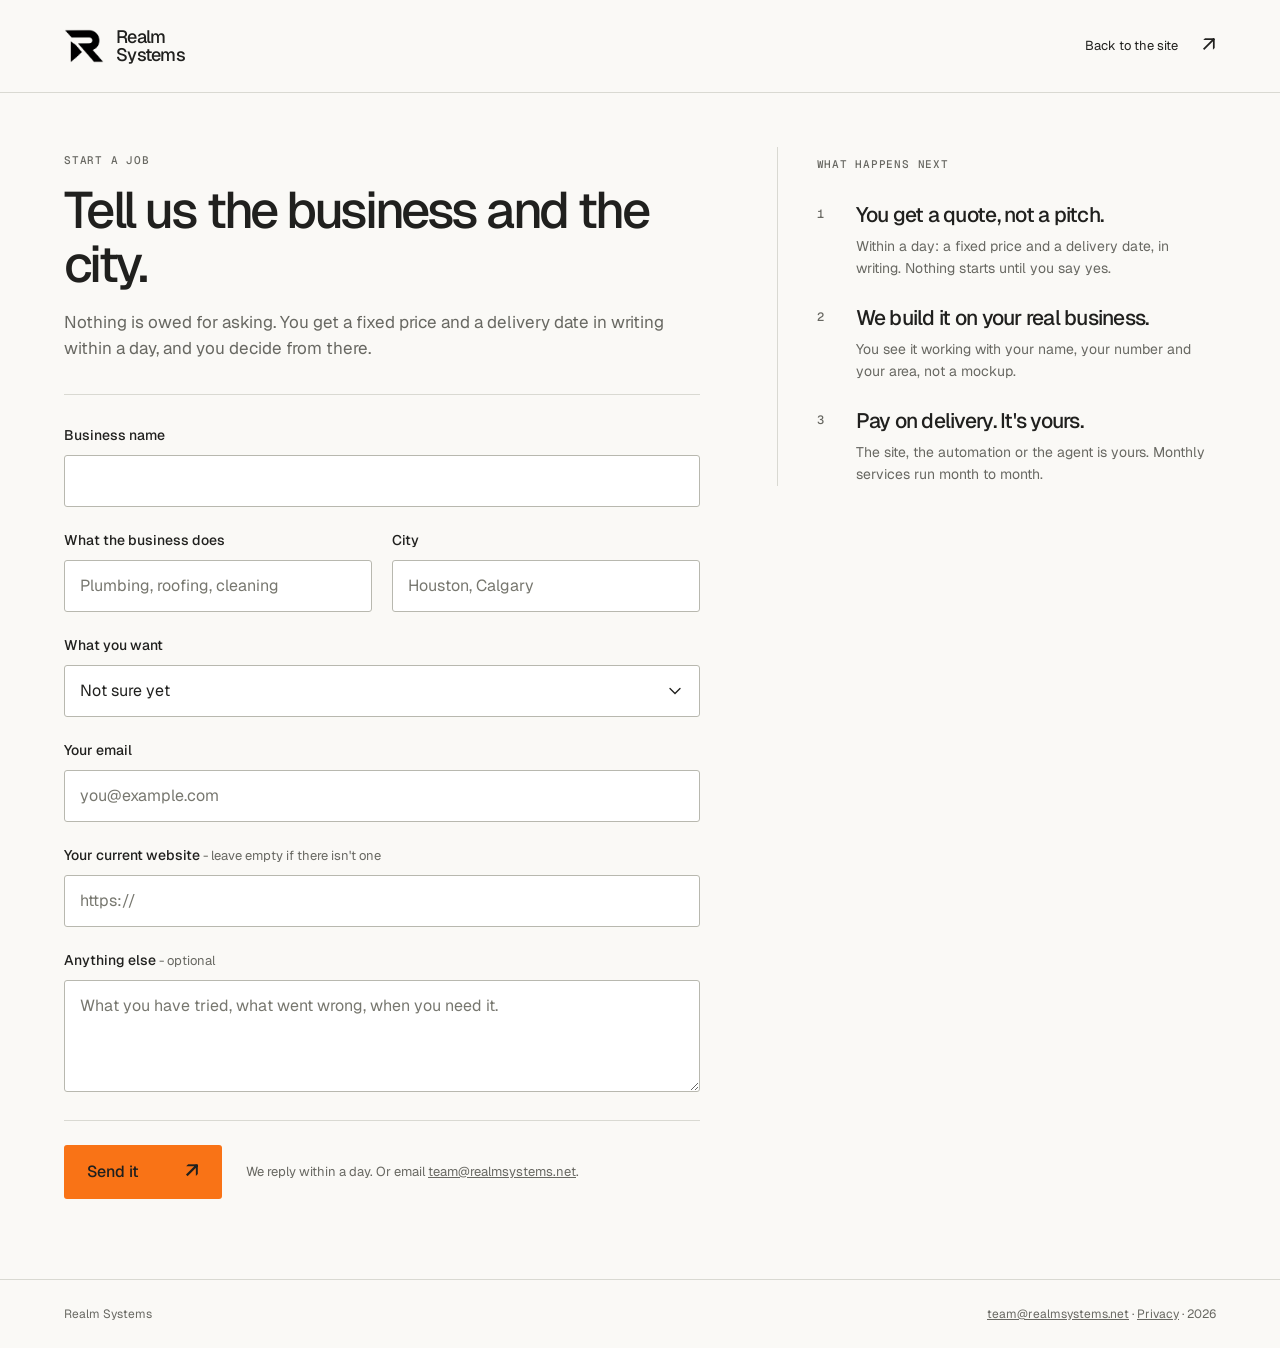
<file: start.html>
<!doctype html>
<html lang="en">
<head>
<meta charset="utf-8">
<meta name="viewport" content="width=device-width, initial-scale=1">
<title>Start a job - Realm Systems</title>
<meta name="description" content="Tell us the business and the city. You get a fixed price and a delivery date in writing within a day, and nothing is owed for asking.">
<meta name="robots" content="index,follow">
<link rel="canonical" href="https://realmsystems.net/start">
<script>if(/.pages.dev$/.test(location.hostname))location.replace("https://realmsystems.net"+location.pathname+location.search+location.hash);</script>
<link rel="icon" href="assets/favicon.png">
<link rel="preconnect" href="https://fonts.googleapis.com">
<link rel="preconnect" href="https://fonts.gstatic.com" crossorigin>
<link href="https://fonts.googleapis.com/css2?family=Geist:wght@400;500;700;800;900&family=Geist+Mono:wght@500;700&display=swap" rel="stylesheet">
<script>document.documentElement.className += ' js';</script>
<link rel="stylesheet" href="start.css?v=stage4">
</head>
<body>

<header class="nav">
  <div class="wrap nav__in">
    <a class="brand" href="index.html"><img src="assets/realm-mark.png" alt="" width="40" height="40"><span>Realm<br>Systems</span></a>
    <a class="back" href="index.html">Back to the site</a>
  </div>
</header>

<main class="wrap top">
  <div class="cols">

    <div>
      <span class="label">Start a job</span>
      <h1 style="margin-top:.7rem">Tell us the business and the city.</h1>
      <p class="lead" style="margin-top:1.1rem">
        Nothing is owed for asking. You get a fixed price and a delivery date in writing within a day,
        and you decide from there.
      </p>

      <div class="card" style="margin-top:1.8rem">
        <form id="f" novalidate>
          <div class="field">
            <label for="business">Business name</label>
            <input id="business" name="business" autocomplete="organization" required>
          </div>

          <div class="pair">
            <div class="field">
              <label for="trade">What the business does</label>
              <input id="trade" name="trade" placeholder="Plumbing, roofing, cleaning" required>
            </div>
            <div class="field">
              <label for="city">City</label>
              <input id="city" name="city" autocomplete="address-level2" placeholder="Houston, Calgary" required>
            </div>
          </div>

          <div class="field">
            <label for="want">What you want</label>
            <select id="want" name="want">
              <option value="website">Website</option>
              <option value="receptionist">AI receptionist (text-back)</option>
              <option value="receptionist-voice">AI receptionist with voice</option>
              <option value="automation">Automation or AI agent</option>
              <option value="3d">3D product site</option>
              <option value="unsure" selected>Not sure yet</option>
            </select>
          </div>

          <div class="field">
            <label for="contact">Your email</label>
            <input id="contact" name="contact" autocomplete="email" type="email" inputmode="email" placeholder="you@example.com" required>
          </div>

          <div class="field">
            <label for="site">Your current website <span class="hint">- leave empty if there isn't one</span></label>
            <input id="site" name="site" type="url" inputmode="url" placeholder="https://">
          </div>

          <div class="field">
            <label for="detail">Anything else <span class="hint">- optional</span></label>
            <textarea id="detail" name="detail" placeholder="What you have tried, what went wrong, when you need it."></textarea>
          </div>

          <div class="send">
            <button class="btn btn--accent" id="go" type="submit">Send it</button>
            <span class="note">We reply within a day. Or email <a href="mailto:team@realmsystems.net">team@realmsystems.net</a>.</span>
          </div>
          <p class="msg" id="msg" role="status" aria-live="polite"></p>
        </form>
      </div>
    </div>

    <aside>
      <span class="label">What happens next</span>
      <div class="steps">
        <div class="step">
          <div class="step__n">1</div>
          <div>
            <h3>You get a quote, not a pitch.</h3>
            <p>Within a day: a fixed price and a delivery date, in writing. Nothing starts until you say yes.</p>
          </div>
        </div>
        <div class="step">
          <div class="step__n">2</div>
          <div>
            <h3>We build it on your real business.</h3>
            <p>You see it working with your name, your number and your area, not a mockup.</p>
          </div>
        </div>
        <div class="step">
          <div class="step__n">3</div>
          <div>
            <h3>Pay on delivery. It's yours.</h3>
            <p>The site, the automation or the agent is yours. Monthly services run month to month.</p>
          </div>
        </div>
      </div>
    </aside>

  </div>
</main>

<footer>
  <div class="wrap foot">
    <span>Realm Systems</span>
    <span><a href="mailto:team@realmsystems.net">team@realmsystems.net</a> · <a href="privacy.html">Privacy</a> · <span id="year">2026</span></span>
  </div>
</footer>

<script>
// Submissions go to a Google Apps Script web app, which appends a row to a
// Google Sheet Aayan owns. No third-party form service, nothing paid, and the
// data never leaves his own Drive. If the endpoint is empty or fails, the page
// opens a prefilled email to team@ instead, so it is never a dead end.
var ENDPOINT = 'https://script.google.com/macros/s/AKfycbzbmDFPZWvMmtYA6LDkrXdIanoE5Fx9ibOeVxFQ2nktmE5WXNRNmh7_dXdY7ZoXFhrfkA/exec';
var MAIL = 'team@realmsystems.net';

(function () {
  document.getElementById('year').textContent = new Date().getFullYear();

  var form = document.getElementById('f');
  var go = document.getElementById('go');
  var msg = document.getElementById('msg');
  var names = { business: 'the business name', trade: 'what the business does', city: 'the city', contact: 'your email' };

  function say(text, ok) {
    msg.textContent = text;
    msg.className = 'msg ' + (ok ? 'msg--ok' : 'msg--bad');
    msg.style.display = 'block';
  }

  // The service pages deep-link here with ?want=receptionist and so on, so the
  // right option is already chosen when the page opens.
  var want = new URLSearchParams(location.search).get('want') || (location.hash.match(/^#(\w+)$/) || [])[1];
  if (want) {
    var sel = document.getElementById('want');
    for (var i = 0; i < sel.options.length; i++) {
      if (sel.options[i].value === want) { sel.selectedIndex = i; break; }
    }
  }

  form.addEventListener('submit', function (e) {
    e.preventDefault();

    var required = ['business', 'trade', 'city', 'contact'];
    for (var i = 0; i < required.length; i++) {
      var el = document.getElementById(required[i]);
      if (!el.value.trim()) { el.focus(); say('Add ' + names[required[i]] + ' and send again.', false); return; }
    }

    var data = new FormData(form);
    var toEmail = function () {
      var lines = [];
      data.forEach(function (v, k) { if (k !== 'page' && String(v).trim()) lines.push(k + ': ' + v); });
      say('That did not go through. Your email app is opening with the details, or send them to ' + MAIL + '.', false);
      location.href = 'mailto:' + MAIL + '?subject=' + encodeURIComponent('Enquiry from the site') + '&body=' + encodeURIComponent(lines.join('\n'));
    };

    if (!ENDPOINT) { toEmail(); return; }

    data.append('page', location.href);
    go.disabled = true;
    go.textContent = 'Sending';

    // text/plain keeps this a CORS simple request, so Apps Script answers it
    // without needing a preflight it does not serve.
    var body = {};
    data.forEach(function (v, k) { body[k] = v; });

    fetch(ENDPOINT, {
      method: 'POST',
      headers: { 'Content-Type': 'text/plain;charset=utf-8' },
      body: JSON.stringify(body),
    })
      .then(function (r) { if (!r.ok) throw new Error(r.status); return r.text(); })
      .then(function () {
        form.reset();
        go.textContent = 'Sent';
        say('Got it. We will come back to you within a day.', true);
      })
      .catch(function () {
        go.disabled = false;
        go.textContent = 'Send it';
        toEmail();
      });
  });
})();
</script>
</body>
</html>
</file>
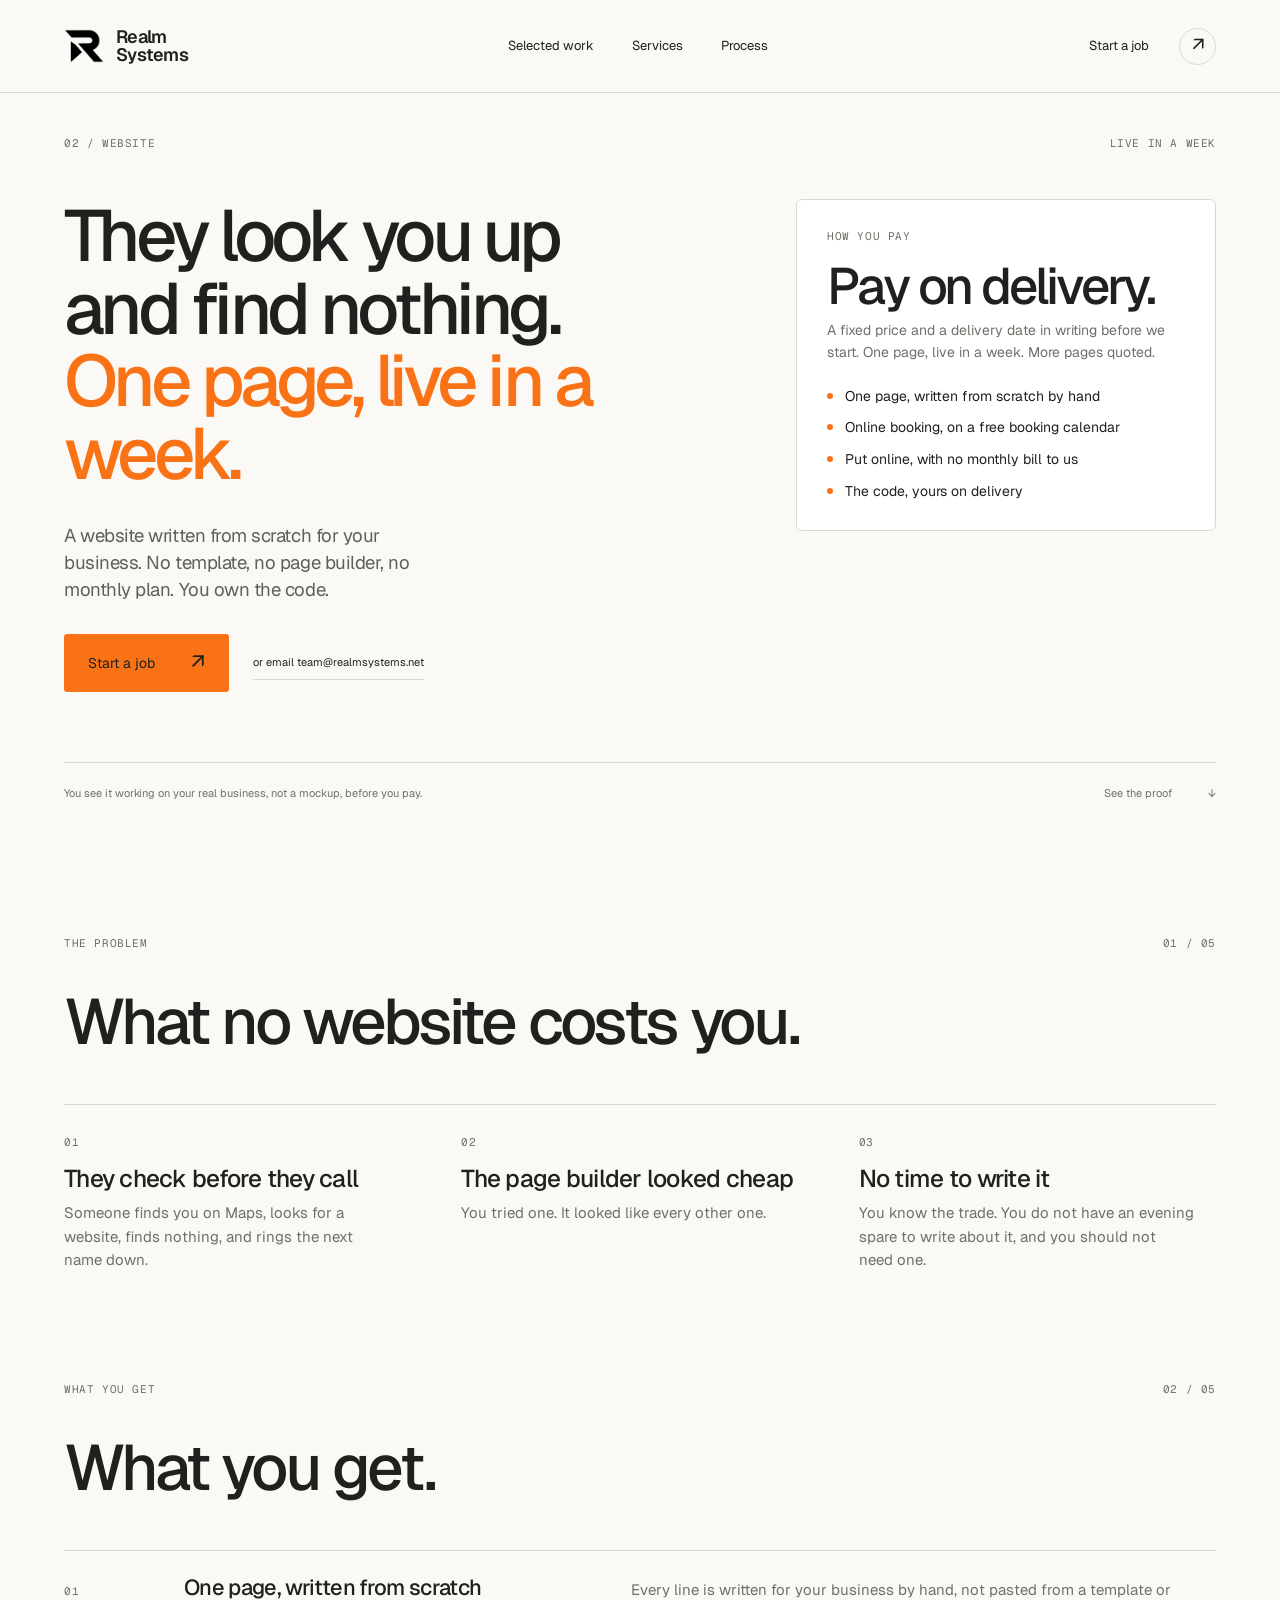
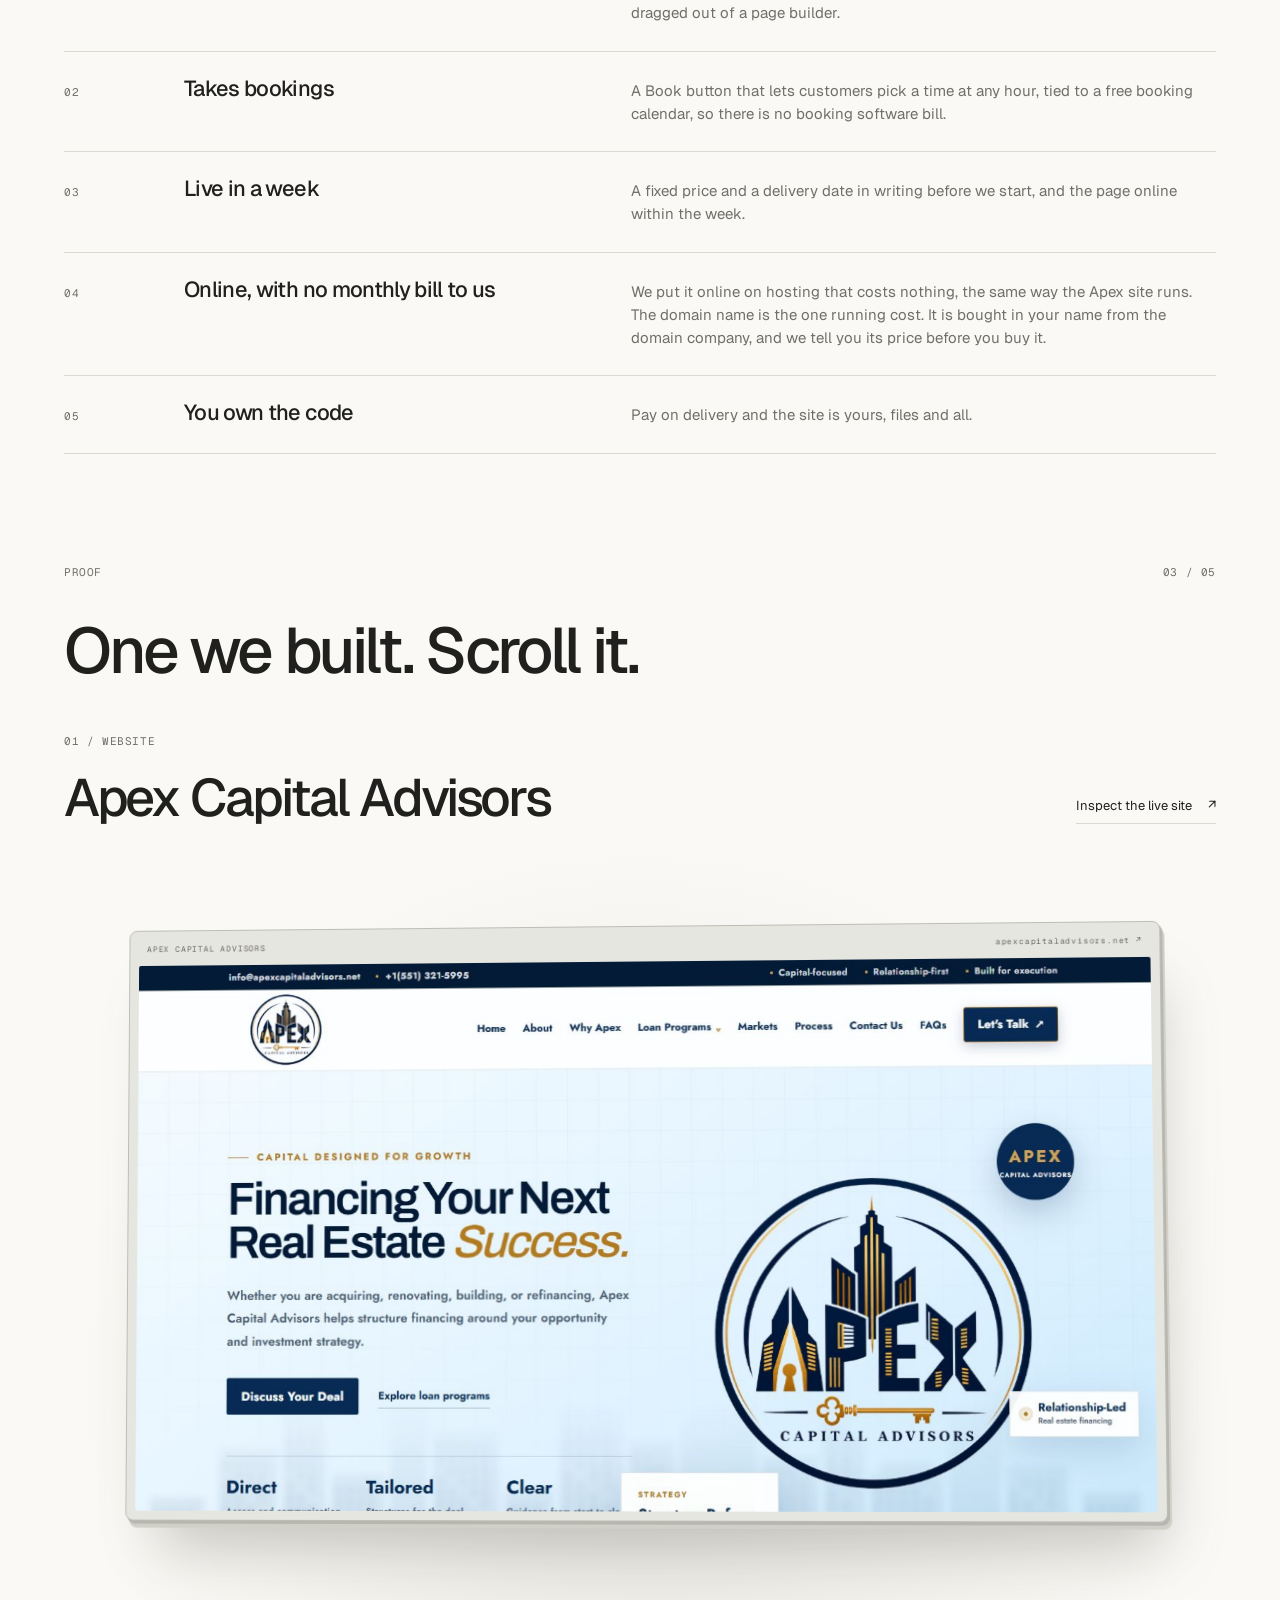
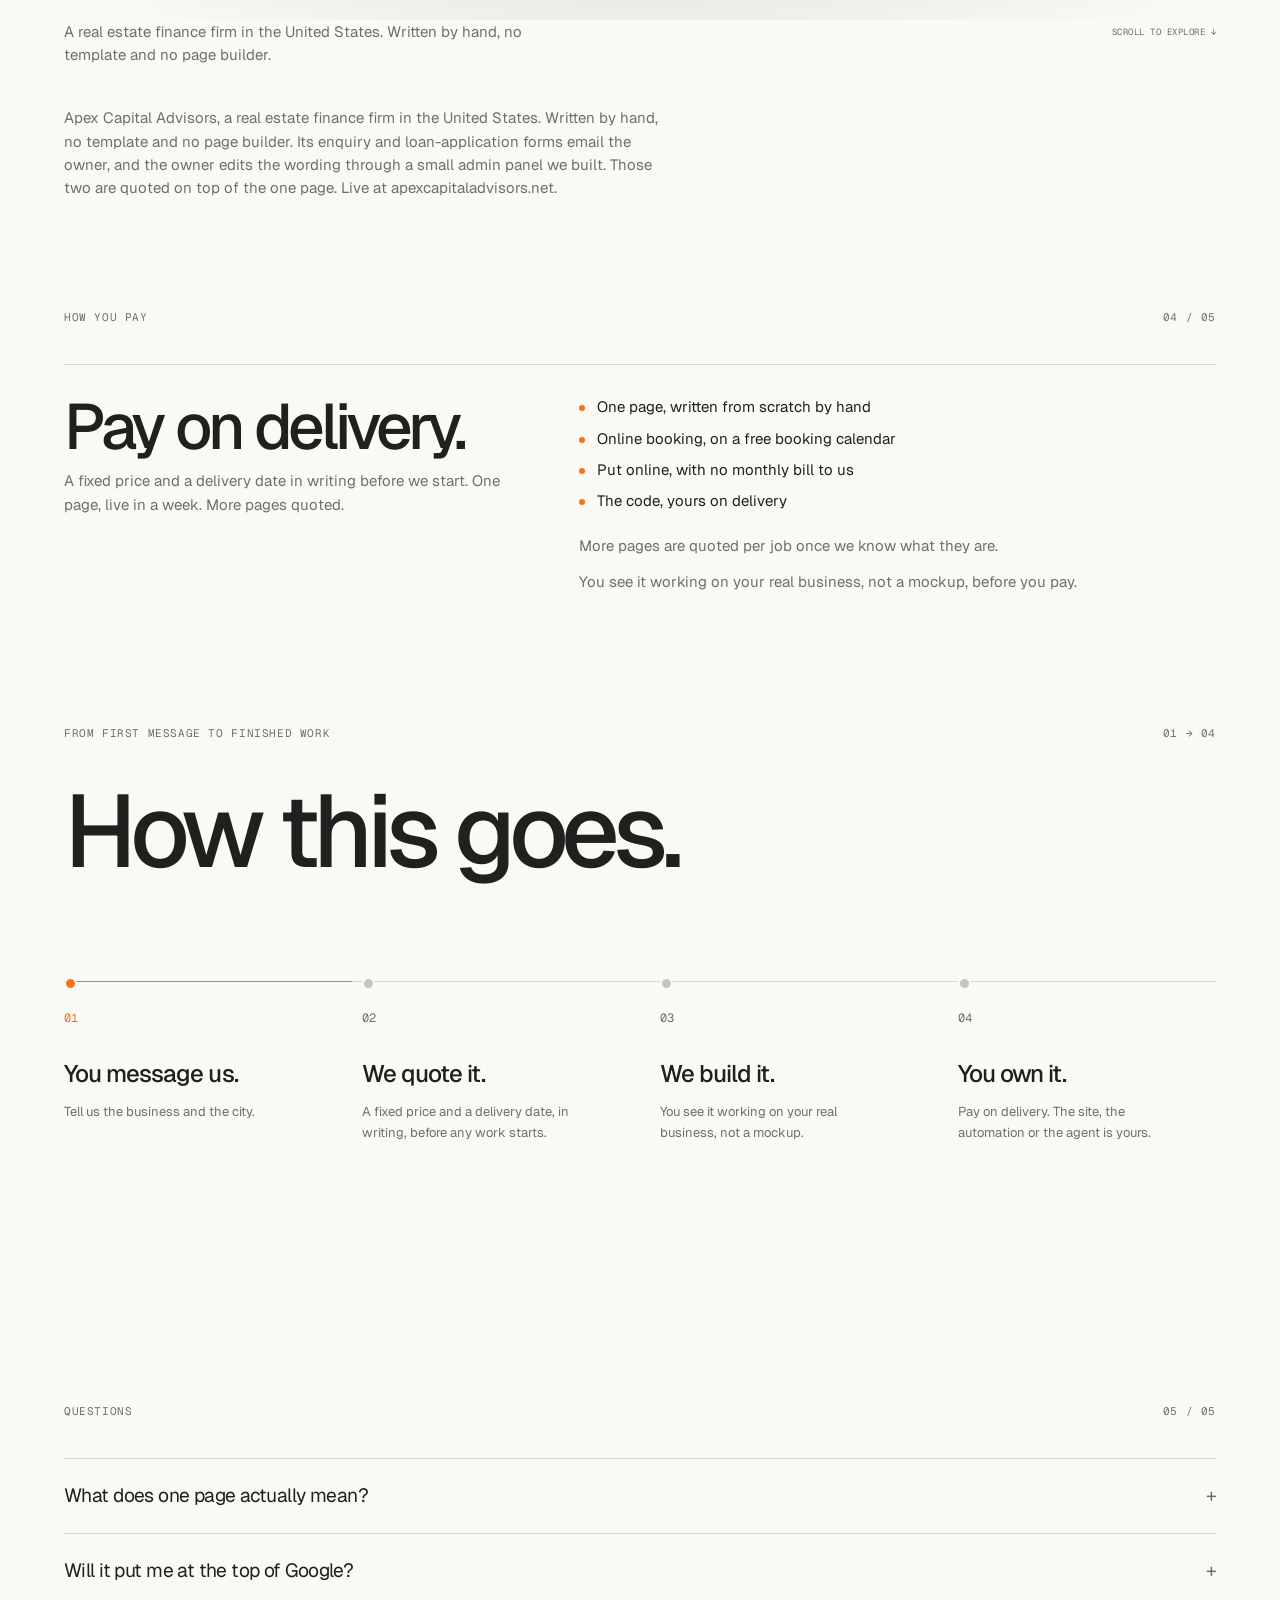
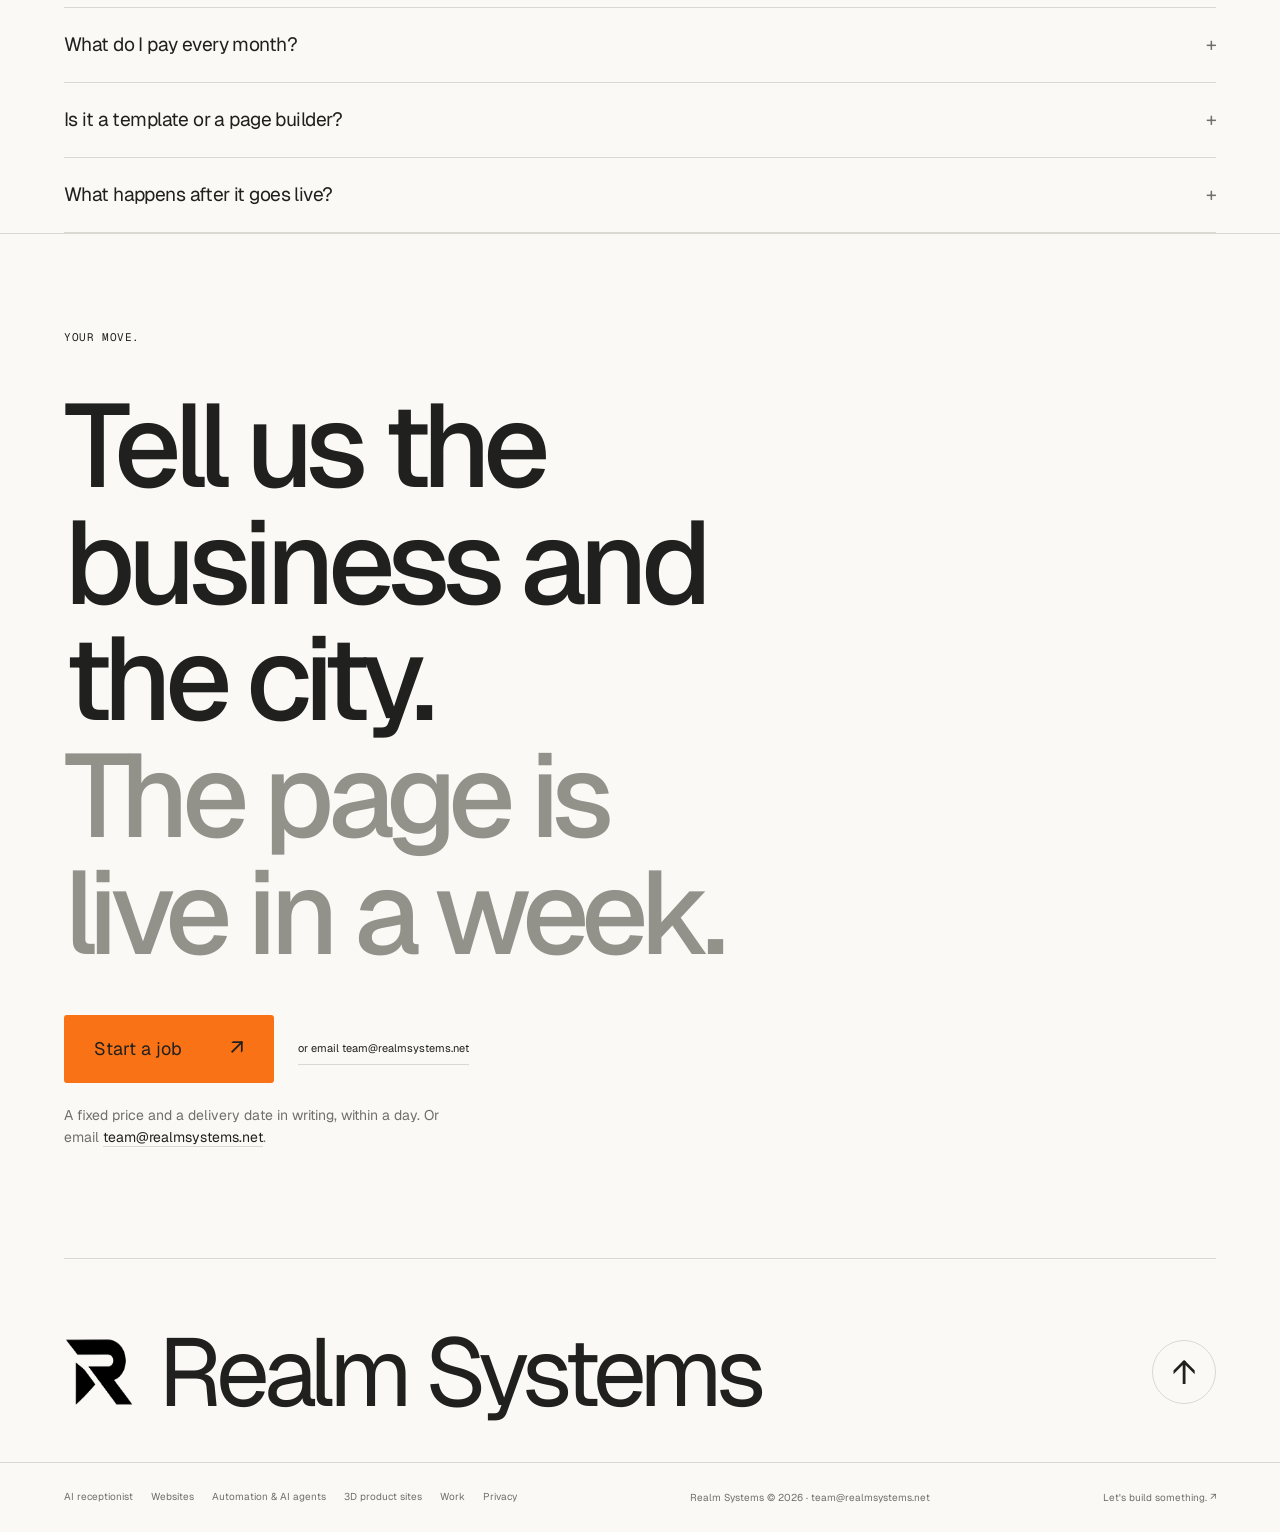
<file: websites.html>
<!doctype html>
<html lang="en">
<head>
<meta charset="utf-8"><meta name="viewport" content="width=device-width,initial-scale=1">
<title>Website - Realm Systems</title>
<meta name="description" content="A one-page website written from scratch and live in a week. No template, no page builder, no monthly plan. You own the code.">
<meta property="og:title" content="Website - Realm Systems"><meta property="og:description" content="A one-page website written from scratch and live in a week. No template, no page builder, no monthly plan. You own the code."><meta property="og:image" content="assets/logo.png">
<link rel="canonical" href="https://realmsystems.net/websites">
<script>if(/.pages.dev$/.test(location.hostname))location.replace("https://realmsystems.net"+location.pathname+location.search+location.hash);</script>
<link rel="icon" href="assets/favicon.png"><link rel="preconnect" href="https://fonts.googleapis.com"><link rel="preconnect" href="https://fonts.gstatic.com" crossorigin>
<link href="https://fonts.googleapis.com/css2?family=Geist:wght@400;500;600;700;800;900&family=Geist+Mono:wght@400;500&display=swap" rel="stylesheet">
<link rel="stylesheet" href="styles.css?v=pages13">
</head>
<body>
<a class="skip" href="#main">Skip to content</a>
<header class="nav" id="nav"><div class="wrap nav__in"><a class="brand" href="index.html"><img src="assets/realm-mark.png" alt="Realm Systems" width="36" height="36"><span>Realm<br>Systems</span></a><nav aria-label="Main navigation"><a href="work.html">Selected work</a><a href="index.html#services">Services</a><a href="index.html#process">Process</a></nav><a class="nav__cta" href="start.html?want=website">Start a job <span aria-hidden="true">↗︎</span></a></div></header>
<canvas id="gl" aria-hidden="true"></canvas>
<main id="main">
<section class="hero svc-hero" id="top"><div class="wrap">
<div class="eyebrow hero__eyebrow"><span>02 / Website</span><span class="hero__edition">Live in a week</span></div>
<div class="hero__grid"><div class="hero__copy"><h1>They look you up and find nothing.<br><span>One page, live in a week.</span></h1><p class="lead">A website written from scratch for your business. No template, no page builder, no monthly plan. You own the code.</p><div class="hero__cta"><a class="btn" href="start.html?want=website">Start a job <span aria-hidden="true">↗︎</span></a><a class="text-link" href="mailto:team@realmsystems.net">or email team@realmsystems.net</a></div></div>
<aside class="pricecard"><span class="eyebrow">How you pay</span><strong>Pay on delivery.</strong><small>A fixed price and a delivery date in writing before we start. One page, live in a week. More pages quoted.</small><ul><li>One page, written from scratch by hand</li><li>Online booking, on a free booking calendar</li><li>Put online, with no monthly bill to us</li><li>The code, yours on delivery</li></ul></aside></div>
<div class="hero__bottom"><span>You see it working on your real business, not a mockup, before you pay.</span><a href="#proof">See the proof <span aria-hidden="true">↓</span></a></div>
</div></section>
<section class="block" id="problem"><div class="wrap"><div class="section-top"><span class="eyebrow">The problem</span><span class="mono">01 / 05</span></div><h2>What no website costs you.</h2><div class="points"><div><span class="mono">01</span><h3>They check before they call</h3><p>Someone finds you on Maps, looks for a website, finds nothing, and rings the next name down.</p></div><div><span class="mono">02</span><h3>The page builder looked cheap</h3><p>You tried one. It looked like every other one.</p></div><div><span class="mono">03</span><h3>No time to write it</h3><p>You know the trade. You do not have an evening spare to write about it, and you should not need one.</p></div></div></div></section>
<section class="block" id="get"><div class="wrap"><div class="section-top"><span class="eyebrow">What you get</span><span class="mono">02 / 05</span></div><h2>What you get.</h2><ul class="gets"><li><span class="mono">01</span><h3>One page, written from scratch</h3><p>Every line is written for your business by hand, not pasted from a template or dragged out of a page builder.</p></li><li><span class="mono">02</span><h3>Takes bookings</h3><p>A Book button that lets customers pick a time at any hour, tied to a free booking calendar, so there is no booking software bill.</p></li><li><span class="mono">03</span><h3>Live in a week</h3><p>A fixed price and a delivery date in writing before we start, and the page online within the week.</p></li><li><span class="mono">04</span><h3>Online, with no monthly bill to us</h3><p>We put it online on hosting that costs nothing, the same way the Apex site runs. The domain name is the one running cost. It is bought in your name from the domain company, and we tell you its price before you buy it.</p></li><li><span class="mono">05</span><h3>You own the code</h3><p>Pay on delivery and the site is yours, files and all.</p></li></ul></div></section>
<section class="block svc-proof" id="proof"><div class="wrap"><div class="section-top"><span class="eyebrow">Proof</span><span class="mono">03 / 05</span></div><h2>One we built. Scroll it.</h2>
<article class="apex" id="apex"><div class="project-heading"><div><span class="eyebrow">01 / Website</span><h3>Apex Capital Advisors</h3></div><a class="text-link" href="https://www.apexcapitaladvisors.net/" target="_blank" rel="noopener">Inspect the live site <span aria-hidden="true">↗︎</span></a></div><div class="apex__stage" id="apex-stage"><div class="apex__frame" id="apex-frame"><div class="apex__edge"><span>APEX CAPITAL ADVISORS</span><span>apexcapitaladvisors.net ↗︎</span></div><div class="apex__screen"><img id="apex-shot" src="assets/apex-desktop.jpg" alt="The actual Apex Capital Advisors homepage" width="1440" height="4585" loading="lazy"></div></div></div><div class="project-foot"><p>A real estate finance firm in the United States. Written by hand, no template and no page builder.</p><span class="mono" id="apex-readout">SCROLL TO EXPLORE ↓</span></div></article>
<p class="proof-caption">Apex Capital Advisors, a real estate finance firm in the United States. Written by hand, no template and no page builder. Its enquiry and loan-application forms email the owner, and the owner edits the wording through a small admin panel we built. Those two are quoted on top of the one page. Live at apexcapitaladvisors.net.</p></div></section>
<section class="block" id="price"><div class="wrap"><div class="section-top"><span class="eyebrow">How you pay</span><span class="mono">04 / 05</span></div><div class="pricerow"><div><strong>Pay on delivery.</strong><small>A fixed price and a delivery date in writing before we start. One page, live in a week. More pages quoted.</small></div><div><ul><li>One page, written from scratch by hand</li><li>Online booking, on a free booking calendar</li><li>Put online, with no monthly bill to us</li><li>The code, yours on delivery</li></ul><p>More pages are quoted per job once we know what they are.</p><p>You see it working on your real business, not a mockup, before you pay.</p></div></div></div></section>
<section class="process" id="process"><div class="wrap"><div class="section-top"><span class="eyebrow">From first message to finished work</span><span class="mono">01 → 04</span></div><h2>How this goes.</h2><div class="journey" id="journey"><div class="journey__rail" aria-hidden="true"><i id="journey-rail-fill"></i></div><ol class="journey__track" id="journey-track"><li class="jstep is-active"><span class="jstep__n">01</span><h3>You message us.</h3><p>Tell us the business and the city.</p></li><li class="jstep"><span class="jstep__n">02</span><h3>We quote it.</h3><p>A fixed price and a delivery date, in writing, before any work starts.</p></li><li class="jstep"><span class="jstep__n">03</span><h3>We build it.</h3><p>You see it working on your real business, not a mockup.</p></li><li class="jstep"><span class="jstep__n">04</span><h3>You own it.</h3><p>Pay on delivery. The site, the automation or the agent is yours.</p></li></ol></div></div></section>
<section class="block" id="faq"><div class="wrap"><div class="section-top"><span class="eyebrow">Questions</span><span class="mono">05 / 05</span></div><div class="faq"><details><summary>What does one page actually mean?</summary><p>One page, written from scratch and live in a week. If you need more pages, tell us what they are and we quote them before any work starts.</p></details><details><summary>Will it put me at the top of Google?</summary><p>We do not promise rankings, and we would not trust anyone who does. What the page does is give people something to find when they look you up.</p></details><details><summary>What do I pay every month?</summary><p>Nothing to us. You pay once, on delivery, and the hosting costs nothing. The one running cost is the domain name, bought in your name from the domain company, and we tell you its price before you buy it. There is no page builder plan to keep paying.</p></details><details><summary>Is it a template or a page builder?</summary><p>No. The page is written by hand, no template and no page builder. Apex Capital Advisors, the site on this page, was built the same way.</p></details><details><summary>What happens after it goes live?</summary><p>You pay on delivery and the site is yours, code and files. If you want changes or more pages later, message us and we quote them before any work starts.</p></details></div></div></section>
<section class="close" id="contact"><div class="wrap"><span class="eyebrow">Your move.</span><div class="close__grid"><div class="close__copy"><h2>Tell us the business and the city.<br><span class="soft">The page is live in a week.</span></h2><div class="hero__cta close__cta"><a class="btn" href="start.html?want=website">Start a job <span aria-hidden="true">↗︎</span></a><a class="text-link" href="mailto:team@realmsystems.net">or email team@realmsystems.net</a></div><p class="close__contact">A fixed price and a delivery date in writing, within a day. Or email <a href="mailto:team@realmsystems.net">team@realmsystems.net</a>.</p></div><div class="close__stage" id="close-stage" aria-hidden="true"></div></div><div class="close__signature"><img src="assets/realm-mark.png" alt="Realm Systems mark" width="100" height="100"><span>Realm Systems</span><a href="#top" aria-label="Back to top">↑</a></div></div></section>
</main><footer><div class="wrap foot"><nav class="foot__links" aria-label="Pages"><a href="receptionist.html">AI receptionist</a><a href="websites.html">Websites</a><a href="automation.html">Automation &amp; AI agents</a><a href="3d.html">3D product sites</a><a href="work.html">Work</a><a href="privacy.html">Privacy</a></nav><span>Realm Systems © <span id="year">2026</span> · <a href="mailto:team@realmsystems.net">team@realmsystems.net</a></span><a href="start.html">Let's build something. ↗︎</a></div></footer>
<script src="js/three.min.js"></script><script src="js/world.js?v=stage2"></script><script src="js/sections.js?v=stage9"></script></body></html>
</file>
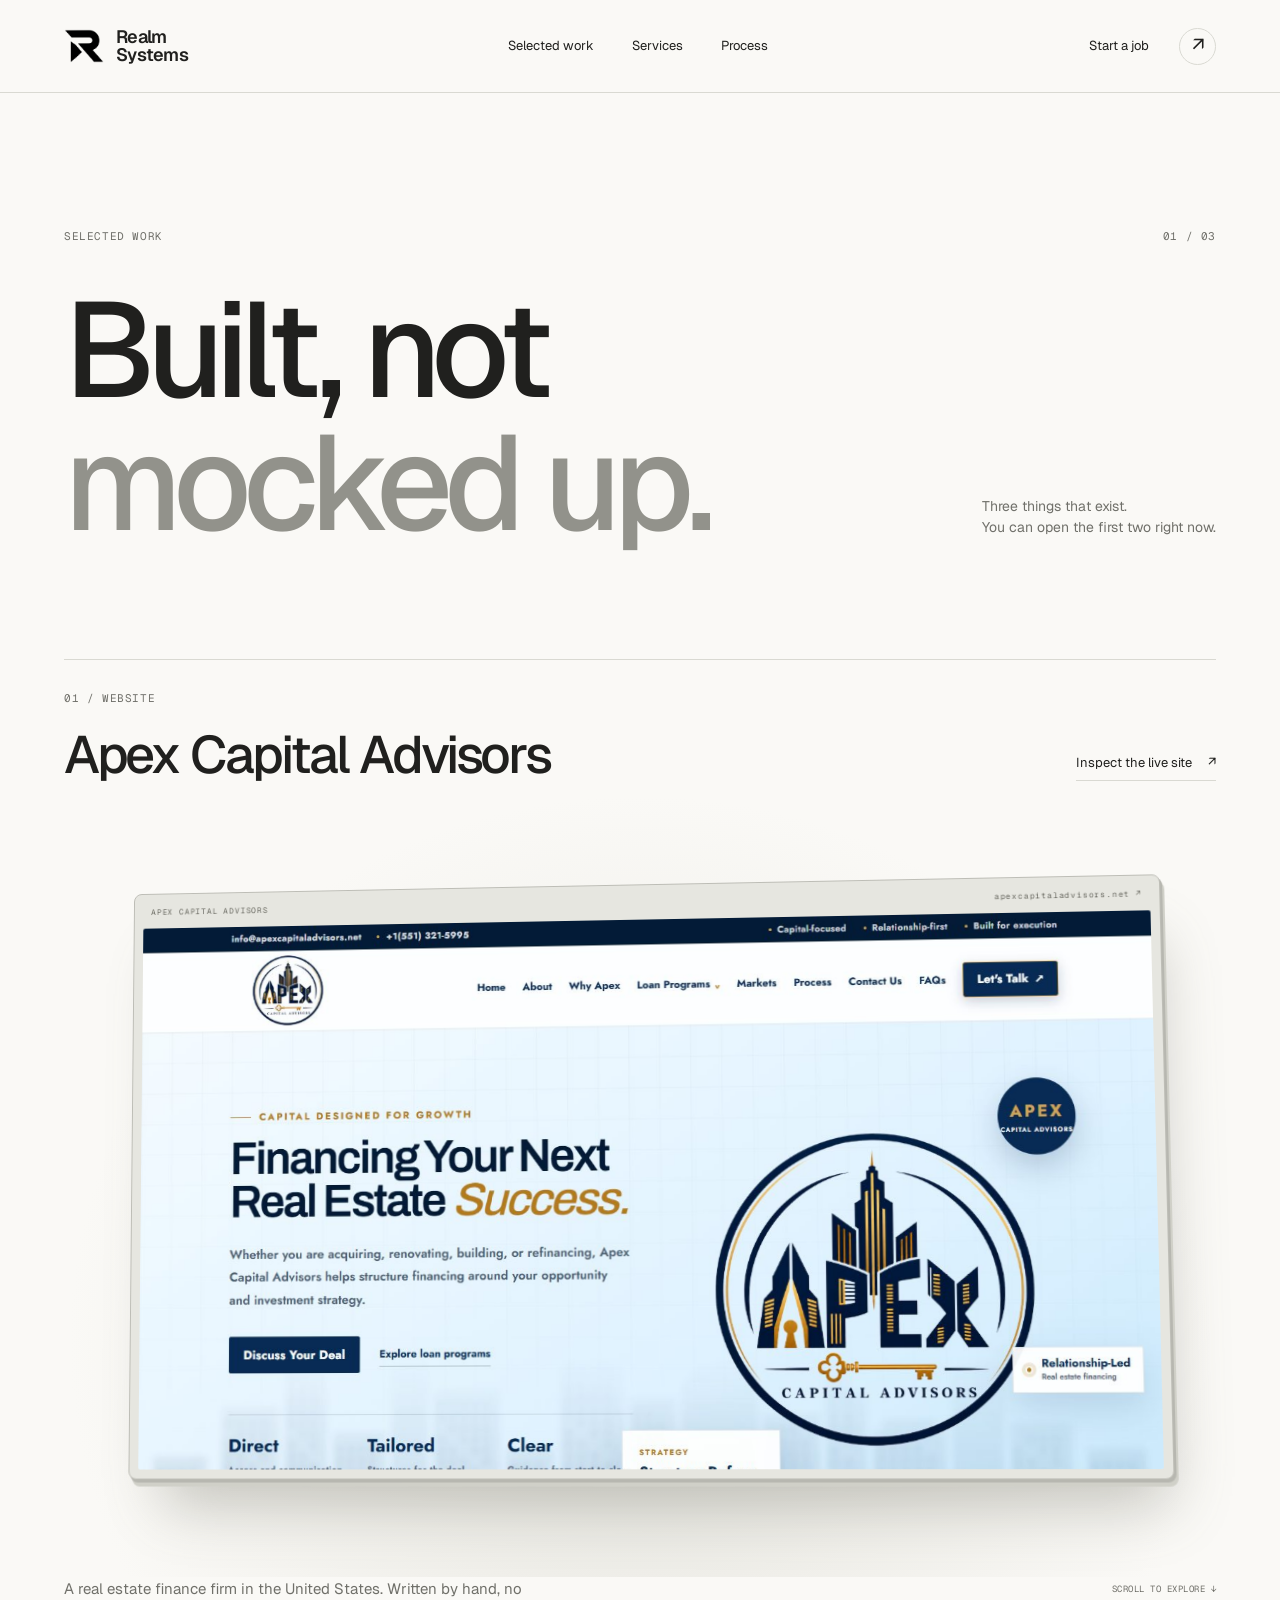
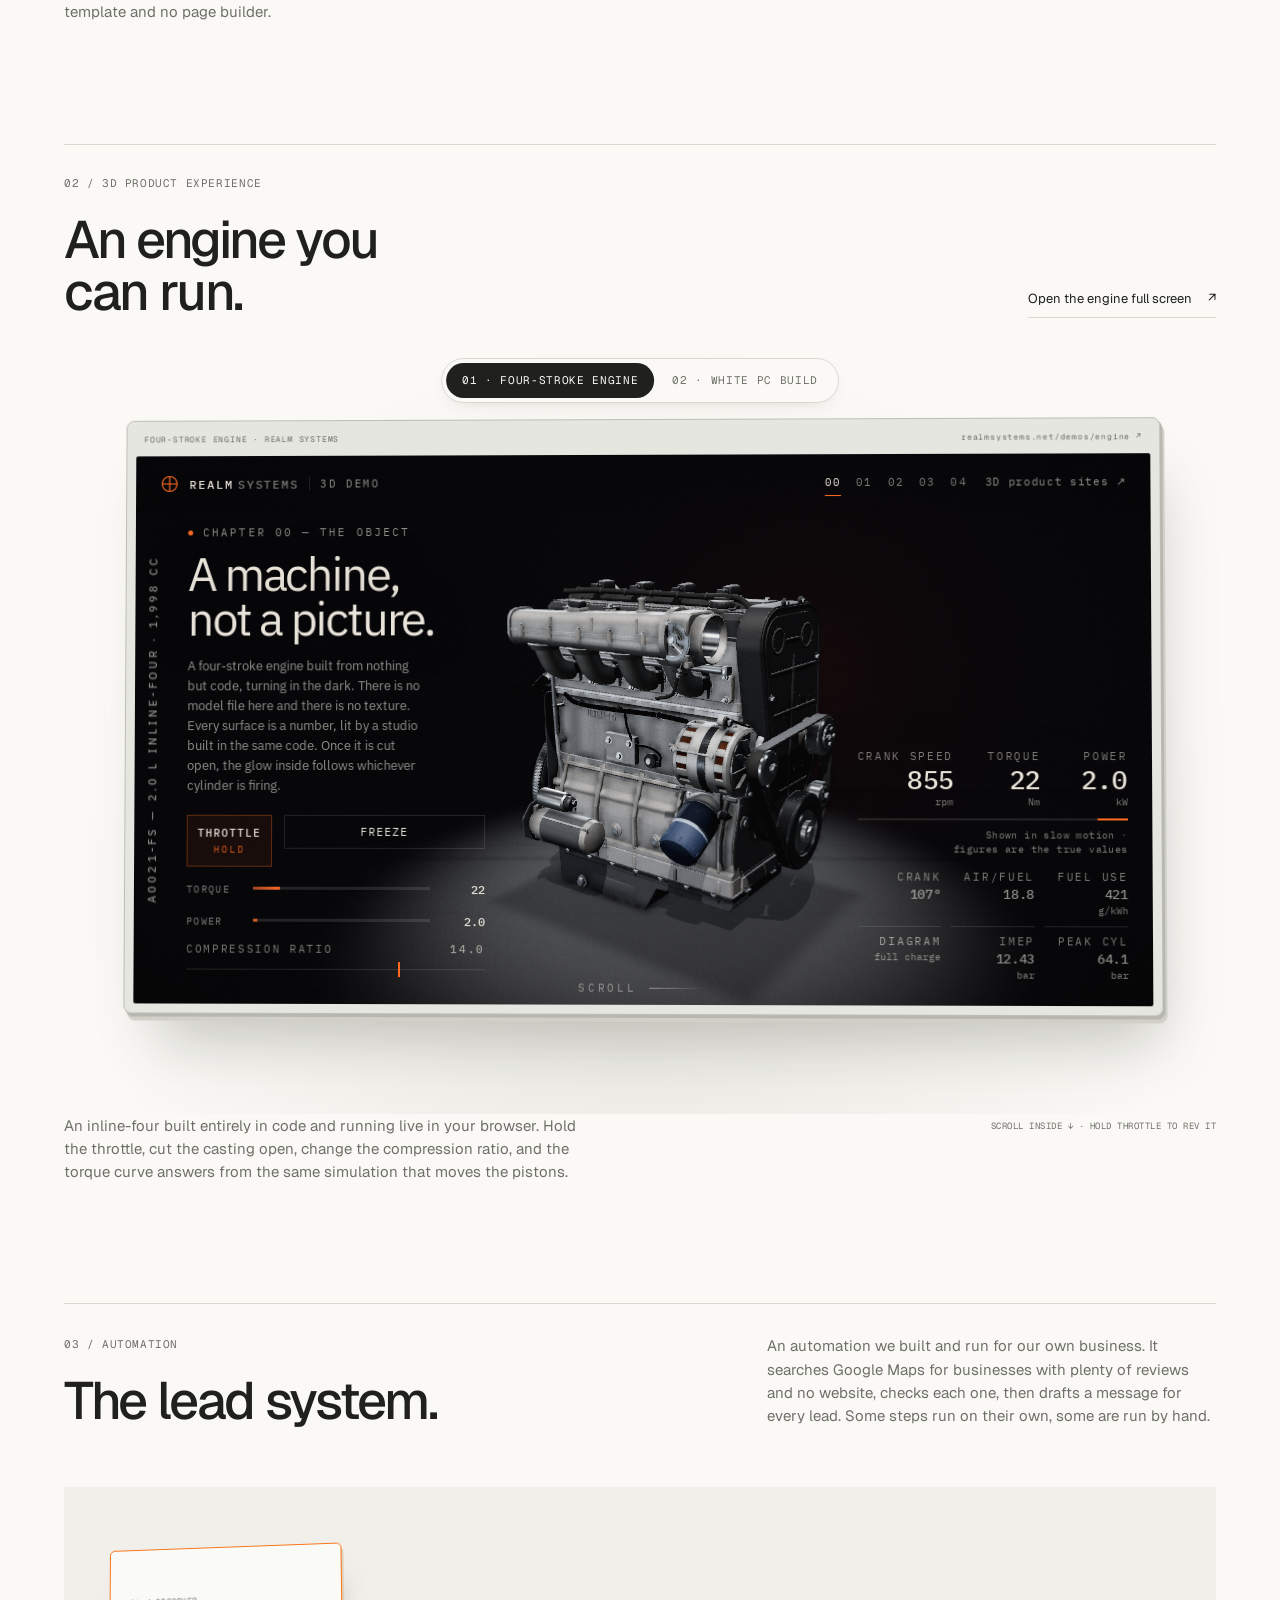
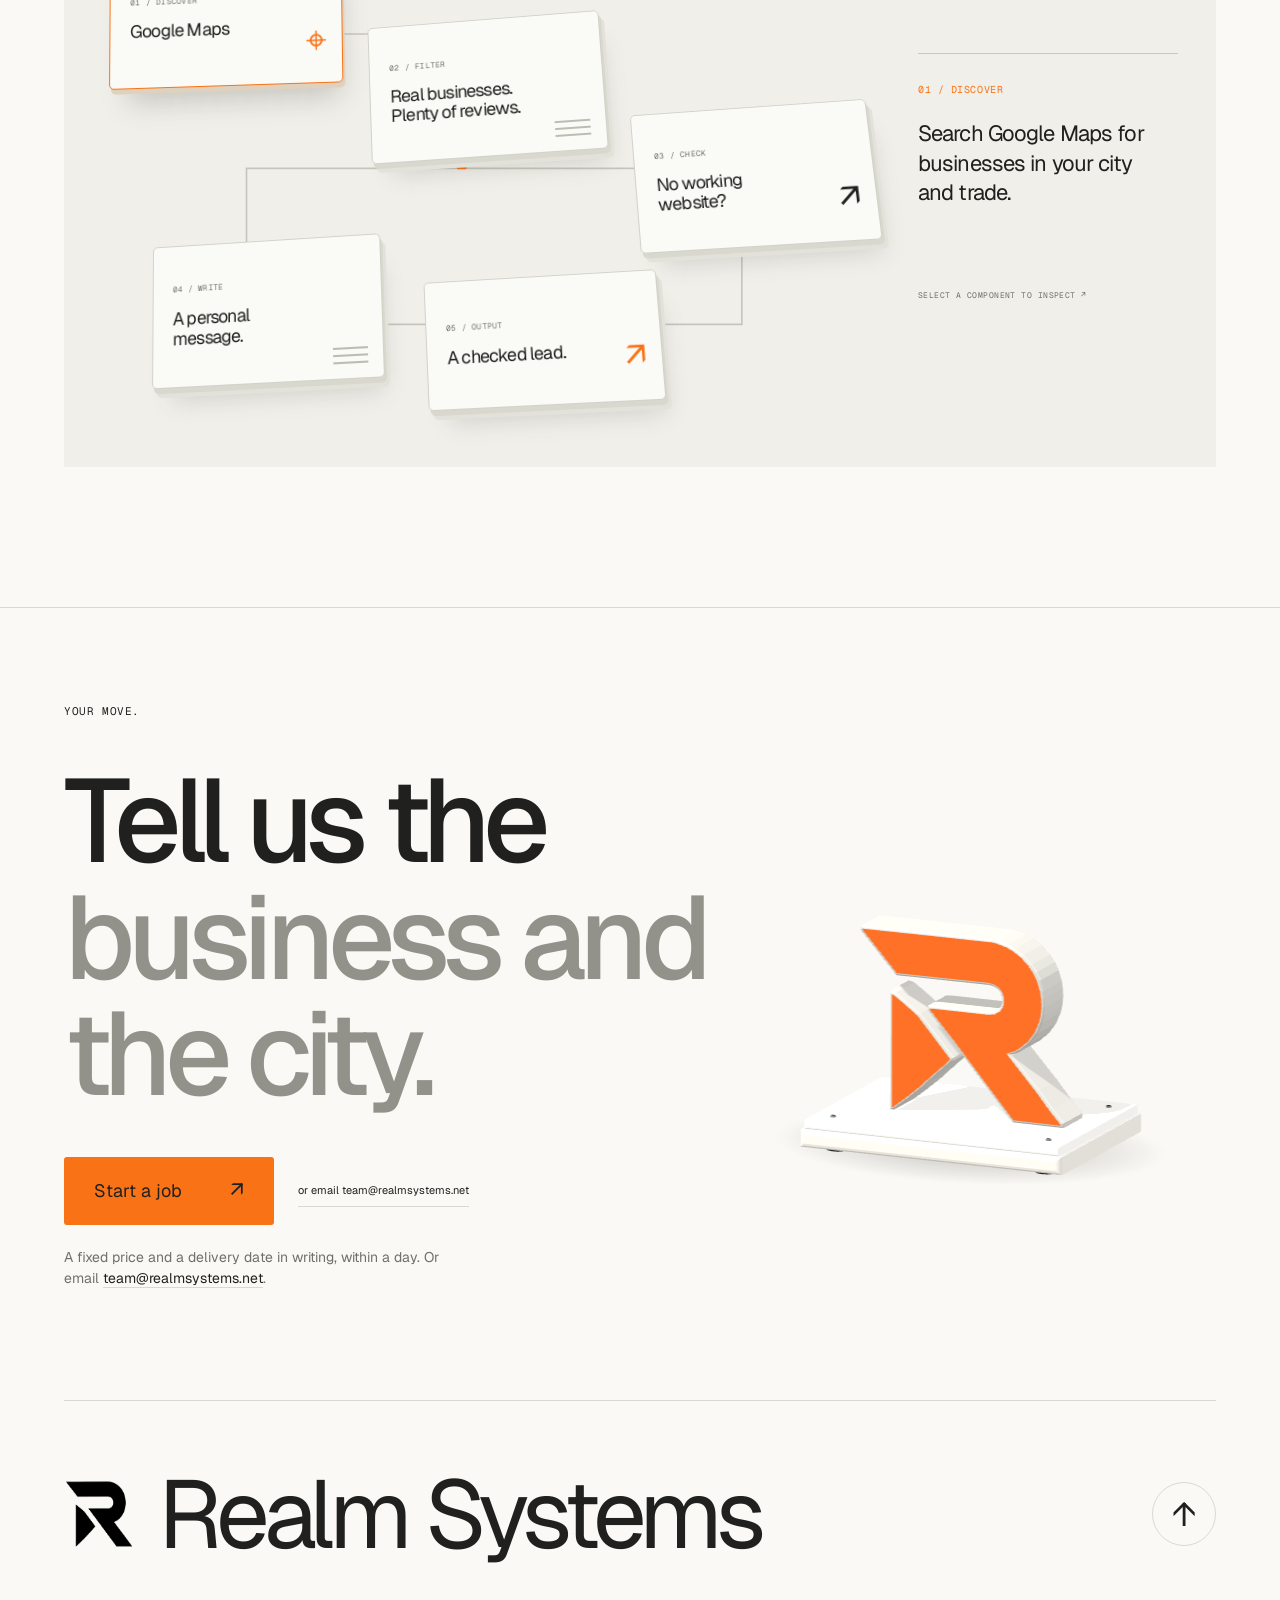
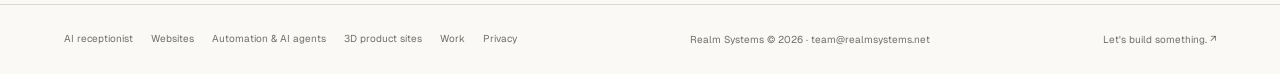
<file: work.html>
<!doctype html>
<html lang="en">
<head>
<meta charset="utf-8"><meta name="viewport" content="width=device-width,initial-scale=1">
<title>Selected work - Realm Systems</title>
<meta name="description" content="Three things that exist: a four-stroke engine and a PC you can take apart, a live website, and an automation we run ourselves. Built, not mocked up.">
<meta property="og:title" content="Selected work - Realm Systems"><meta property="og:description" content="Three things that exist: a four-stroke engine and a PC you can take apart, a live website, and an automation we run ourselves. Built, not mocked up."><meta property="og:image" content="assets/logo.png">
<link rel="canonical" href="https://realmsystems.net/work">
<script>if(/.pages.dev$/.test(location.hostname))location.replace("https://realmsystems.net"+location.pathname+location.search+location.hash);</script>
<link rel="icon" href="assets/favicon.png"><link rel="preconnect" href="https://fonts.googleapis.com"><link rel="preconnect" href="https://fonts.gstatic.com" crossorigin>
<link href="https://fonts.googleapis.com/css2?family=Geist:wght@400;500;600;700;800;900&family=Geist+Mono:wght@400;500&display=swap" rel="stylesheet">
<link rel="stylesheet" href="styles.css?v=pages13">
</head>
<body>
<a class="skip" href="#main">Skip to content</a>
<header class="nav" id="nav"><div class="wrap nav__in"><a class="brand" href="index.html"><img src="assets/realm-mark.png" alt="Realm Systems" width="36" height="36"><span>Realm<br>Systems</span></a><nav aria-label="Main navigation"><a href="work.html">Selected work</a><a href="index.html#services">Services</a><a href="index.html#process">Process</a></nav><a class="nav__cta" href="start.html">Start a job <span aria-hidden="true">↗︎</span></a></div></header>
<canvas id="gl" aria-hidden="true"></canvas>
<main id="main">
<section class="work" id="work"><div class="wrap"><div class="section-top"><span class="eyebrow">Selected work</span><span class="mono">01 / 03</span></div><div class="work__head"><h2>Built, not<br><span class="soft">mocked up.</span></h2><p>Three things that exist.<br>You can open the first two right now.</p></div>
<article class="apex" id="apex"><div class="project-heading"><div><span class="eyebrow">01 / Website</span><h3>Apex Capital Advisors</h3></div><a class="text-link" href="https://www.apexcapitaladvisors.net/" target="_blank" rel="noopener">Inspect the live site <span aria-hidden="true">↗︎</span></a></div><div class="apex__stage" id="apex-stage"><div class="apex__frame" id="apex-frame"><div class="apex__edge"><span>APEX CAPITAL ADVISORS</span><span>apexcapitaladvisors.net ↗︎</span></div><div class="apex__screen"><img id="apex-shot" src="assets/apex-desktop.jpg" alt="The actual Apex Capital Advisors homepage" width="1440" height="4585" loading="lazy"></div></div></div><div class="project-foot"><p>A real estate finance firm in the United States. Written by hand, no template and no page builder.</p><span class="mono" id="apex-readout">SCROLL TO EXPLORE ↓</span></div></article>
<article class="pcbuild" id="pcbuild"><div class="project-heading"><div><span class="eyebrow">02 / 3D product experience</span><h3 id="x3d-title">An engine you<br>can run.</h3></div><a class="text-link" id="x3d-link" href="/demos/engine/" target="_blank" rel="noopener"><span id="x3d-link-text">Open the engine full screen</span> <span aria-hidden="true">↗︎</span></a></div><div class="apex__stage" id="pc-stage"><div class="xswitch" role="tablist" aria-label="3D examples"><button type="button" role="tab" id="x3d-tab-engine" data-x="engine" data-short=" · Engine" aria-selected="true" aria-controls="pc-frame">01 <span>· Four-stroke engine</span></button><button type="button" role="tab" id="x3d-tab-pc" data-x="pc" data-short=" · PC build" aria-selected="false" aria-controls="pc-frame" tabindex="-1">02 <span>· White PC build</span></button></div><div class="apex__frame" id="pc-frame" role="tabpanel" aria-labelledby="x3d-tab-engine"><div class="apex__edge"><span id="x3d-edge-l">FOUR-STROKE ENGINE · REALM SYSTEMS</span><span id="x3d-edge-r">realmsystems.net/demos/engine ↗︎</span></div><div class="apex__screen"><iframe id="pc-shot" src="/demos/engine/" title="A four-stroke engine running live in the browser: scroll through it, hold the throttle, cut it open" loading="lazy"></iframe></div></div></div><div class="project-foot"><p id="x3d-foot">An inline-four built entirely in code and running live in your browser. Hold the throttle, cut the casting open, change the compression ratio, and the torque curve answers from the same simulation that moves the pistons.</p><span class="mono" id="pc-readout">SCROLL INSIDE ↓ · HOLD THROTTLE TO REV IT</span></div></article>
<article class="lead-project" id="leadsys"><div class="project-heading"><div><span class="eyebrow">03 / Automation</span><h3>The lead system.</h3></div><p>An automation we built and run for our own business. It searches Google Maps for businesses with plenty of reviews and no website, checks each one, then drafts a message for every lead. Some steps run on their own, some are run by hand.</p></div><div class="lead-exhibit"><div class="lead-machine" id="pipeline"><svg class="lead-wires" viewBox="0 0 1000 600" preserveAspectRatio="none" aria-hidden="true"><path d="M160 135H480V290H820M480 290H210V470H520H820V290"/><path class="signal" d="M160 135H480V290H820M480 290H210V470H520H820V290"/></svg><button type="button" class="pipe__node node-map is-active" data-key="map" aria-pressed="true"><small>01 / DISCOVER</small><span>Google Maps</span><i class="map-mark" aria-hidden="true">⌖</i></button><button type="button" class="pipe__node node-filter" data-key="filter" aria-pressed="false"><small>02 / FILTER</small><span>Real businesses.<br>Plenty of reviews.</span><i class="filter-lines" aria-hidden="true"></i></button><button type="button" class="pipe__node node-check" data-key="check" aria-pressed="false"><small>03 / CHECK</small><span>No working<br>website?</span><i class="check-mark" aria-hidden="true">↗︎</i></button><button type="button" class="pipe__node node-message" data-key="message" aria-pressed="false"><small>04 / WRITE</small><span>A personal<br>message.</span><i class="message-lines" aria-hidden="true"></i></button><button type="button" class="pipe__node node-lead" data-key="lead" aria-pressed="false"><small>05 / OUTPUT</small><span>A checked lead.</span><i class="output-mark" aria-hidden="true">↗︎</i></button></div><div class="lead-detail"><span class="eyebrow" id="pipe-title">01 / Discover</span><p id="pipe-desc" aria-live="polite">Search Google Maps for businesses in your city and trade.</p><span class="mono">SELECT A COMPONENT TO INSPECT ↗︎</span></div></div></article>

</div></section>
<section class="close" id="contact"><div class="wrap"><span class="eyebrow">Your move.</span><div class="close__grid"><div class="close__copy"><h2>Tell us the<br><span class="soft">business and the city.</span></h2><div class="hero__cta close__cta"><a class="btn" href="start.html">Start a job <span aria-hidden="true">↗︎</span></a><a class="text-link" href="mailto:team@realmsystems.net">or email team@realmsystems.net</a></div><p class="close__contact">A fixed price and a delivery date in writing, within a day. Or email <a href="mailto:team@realmsystems.net">team@realmsystems.net</a>.</p></div><div class="close__stage" id="close-stage" aria-hidden="true"></div></div><div class="close__signature"><img src="assets/realm-mark.png" alt="Realm Systems mark" width="100" height="100"><span>Realm Systems</span><a href="#top" aria-label="Back to top">↑</a></div></div></section>
</main><footer><div class="wrap foot"><nav class="foot__links" aria-label="Pages"><a href="receptionist.html">AI receptionist</a><a href="websites.html">Websites</a><a href="automation.html">Automation &amp; AI agents</a><a href="3d.html">3D product sites</a><a href="work.html">Work</a><a href="privacy.html">Privacy</a></nav><span>Realm Systems © <span id="year">2026</span> · <a href="mailto:team@realmsystems.net">team@realmsystems.net</a></span><a href="start.html">Let's build something. ↗︎</a></div></footer>
<script src="js/three.min.js"></script><script src="js/world.js?v=stage2"></script><script src="js/sections.js?v=stage9"></script></body></html>
</file>
<file: styles.css>
/* Realm — a white editorial portfolio, composed as exhibits. */
:root{--paper:#faf9f6;--white:#fff;--ink:#20201e;--muted:#70706a;--line:#d9d9d2;--accent:#f97316;--pad:clamp(22px,5vw,84px);--ease:cubic-bezier(.2,.7,.2,1)}
*{box-sizing:border-box}html{scroll-behavior:smooth;scroll-padding-top:100px;overflow-x:clip}body{margin:0;background:var(--paper);color:var(--ink);font-family:Geist,Arial,sans-serif;font-size:16px;line-height:1.55;-webkit-font-smoothing:antialiased}img{display:block;max-width:100%;height:auto}a{color:inherit}button,input{font:inherit}button,a,input{-webkit-tap-highlight-color:transparent}a:focus-visible,button:focus-visible,input:focus-visible{outline:3px solid var(--accent);outline-offset:6px}button{cursor:pointer}h1,h2,h3,p{margin:0}h1,h2,h3{line-height:.99;letter-spacing:-.06em;font-weight:500}h2{font-size:clamp(60px,9vw,140px)}h3{font-size:clamp(35px,4.1vw,66px);letter-spacing:-.045em}p{text-wrap:pretty}.wrap{width:100%;max-width:1640px;padding-inline:var(--pad);margin:auto}.mono,.eyebrow{font-family:'Geist Mono',monospace;font-size:11px;letter-spacing:.055em;font-weight:400}.eyebrow{text-transform:uppercase}.soft{color:#92928b}.skip{position:fixed;left:20px;top:-80px;padding:14px 20px;background:#fff;z-index:100}.skip:focus{top:20px}.deal{padding:10px var(--pad);background:#efeee8;border-bottom:1px solid var(--line);display:flex;justify-content:center;align-items:center;gap:34px;font-family:'Geist Mono',monospace;font-size:11px;letter-spacing:.065em;position:relative;z-index:30}.deal>span:before{content:'';display:inline-block;width:6px;height:6px;background:var(--accent);margin-right:12px;border-radius:50%}.deal a{text-decoration:none;color:var(--muted);letter-spacing:0}.deal a span{margin-left:10px}.nav{position:sticky;top:0;background:rgba(250,249,246,.96);z-index:30;border-bottom:1px solid var(--line)}.nav__in{height:92px;display:flex;justify-content:space-between;align-items:center;gap:25px}.brand{display:flex;align-items:center;gap:12px;text-decoration:none;font-size:18px;letter-spacing:-.04em;font-weight:600;line-height:1.02}.brand img{width:40px;height:40px;object-fit:contain;mix-blend-mode:multiply}.nav nav{display:flex;gap:38px;align-items:center}.nav nav a{text-decoration:none;font-size:13px}.nav sup{font-family:'Geist Mono',monospace;font-size:9px;color:var(--muted);margin-left:3px}.nav__cta{text-decoration:none;font-size:13px;display:flex;gap:30px;align-items:center}.nav__cta span{display:grid;place-items:center;border:1px solid var(--line);width:37px;height:37px;border-radius:50%;font-size:20px;transition:background .2s}.nav__cta:hover span{background:var(--accent);border-color:var(--accent)}#gl{position:fixed;inset:0;width:100%;height:100%;z-index:2;pointer-events:none}main{position:relative}main p,main h1,main h2,main h3,.hero__copy,.close__copy,.exhibit-caption,.hero__bottom,.svc__copy{position:relative;z-index:3}.hero{padding-top:42px}.hero__eyebrow{display:flex;justify-content:space-between;color:var(--muted)}.hero__grid{display:grid;grid-template-columns:1.05fr 1fr;gap:0;align-items:center;margin-top:47px}.hero__copy{padding-right:8px}.hero h1{font-size:clamp(54px,5.65vw,89px);line-height:1.005;font-weight:500;max-width:11.5ch;letter-spacing:-.065em}.hero h1 span{color:var(--accent)}.hero .lead{font-size:clamp(17px,1.45vw,22px);line-height:1.45;max-width:32ch;margin-top:32px;color:#60605b;letter-spacing:-.025em}.hero__cta{display:flex;align-items:center;gap:24px;margin-top:32px;flex-wrap:wrap}.btn{display:inline-flex;align-items:center;justify-content:space-between;gap:36px;padding:18px 24px;min-height:57px;background:var(--accent);color:#20201e;font-size:14px;text-decoration:none;border-radius:3px;transition:transform .25s,background .25s}.btn:hover{background:#f88a3b;transform:translateY(-3px)}.btn span{font-size:22px;line-height:1}.text-link{display:inline-flex;align-items:center;gap:16px;text-decoration:none;border-bottom:1px solid var(--line);padding:8px 0;font-size:13px;line-height:1.4}.text-link:hover{border-color:var(--accent)}.hero__cta .text-link{font-size:11px}.hero__installation{min-width:0;align-self:center;position:relative}.hero__stage{width:100%;aspect-ratio:1.2;position:relative;min-width:0}.exhibit-caption{display:flex;justify-content:space-between;align-items:end;padding:16px 20px;border-top:1px solid var(--line);font-size:12px;color:var(--muted);margin:0 3%}.exhibit-caption .mono{font-size:9px}.hero__bottom{display:flex;justify-content:space-between;margin-top:70px;padding:22px 0;border-top:1px solid var(--line);font-size:11px;color:var(--muted)}.hero__bottom a{text-decoration:none;display:flex;gap:36px}.work{padding-top:135px}.section-top{display:flex;justify-content:space-between;align-items:center;gap:22px;margin-bottom:38px;color:var(--muted)}.work__head{display:flex;justify-content:space-between;align-items:end;gap:40px;margin-bottom:110px}.work__head h2{font-size:clamp(70px,10.5vw,168px)}.work__head p{font-size:14px;max-width:27ch;color:var(--muted);margin-bottom:10px}.project-heading{border-top:1px solid var(--line);padding-top:30px;display:flex;align-items:end;justify-content:space-between;gap:60px}.project-heading .eyebrow{display:block;margin-bottom:22px;color:var(--muted)}.project-heading>p,.project-heading .pc-intro{width:39%;max-width:450px;font-size:15px;color:var(--muted)}.project-heading h3{font-size:clamp(35px,4.1vw,64px)}.apex__stage{perspective:1600px;position:relative;padding:90px 5% 100px;background:radial-gradient(ellipse at 50% 70%,#e4e4de 0%,#f0efea 35%,var(--paper) 70%);margin-top:10px}.apex__frame{padding:9px;border:1px solid #bdbdb6;border-radius:8px;background:#e6e6e0;box-shadow:2px 3px 0 #b7b7b0,4px 7px 0 #d0d0c8,15px 45px 55px -20px #66665a55;transform:rotateX(3deg) rotateY(-3deg) rotateZ(-.4deg);transform-origin:center;will-change:transform}.apex__edge{display:flex;justify-content:space-between;padding:3px 8px 11px;font-family:'Geist Mono',monospace;font-size:8px;letter-spacing:.1em;color:#696961}.apex__screen{position:relative;overflow-x:hidden;overflow-y:auto;aspect-ratio:1.85;border-radius:2px;background:#fff;scrollbar-width:thin;scrollbar-color:#bdbdb6 #f0efea}.apex__screen img{width:100%;height:auto;will-change:transform}
.apex__screen iframe{display:block;width:100%;height:100%;border:0;background:#f5f4f0}.project-foot{display:flex;align-items:start;justify-content:space-between;gap:40px;margin-top:0}.project-foot p{font-size:15px;max-width:52ch;color:var(--muted)}.project-foot .mono{font-size:9px;color:var(--muted);padding-top:6px;white-space:nowrap}.lead-project{padding-top:120px}.lead-exhibit{margin-top:60px;background:#f0efea;min-height:570px;display:grid;grid-template-columns:1fr 260px;gap:30px;padding:30px 38px 30px 12px;align-items:center;position:relative}.lead-machine{position:relative;height:520px;perspective:1000px;min-width:0}.lead-wires{position:absolute;inset:0;width:100%;height:100%;fill:none;stroke:#c6c5bc;stroke-width:2;stroke-linecap:round}.lead-wires .signal{stroke:var(--accent);stroke-dasharray:10 800;animation:signal 12s linear infinite}@keyframes signal{to{stroke-dashoffset:-1620}}.pipe__node{position:absolute;background:#fafaf7;border:1px solid #d2d2c9;border-radius:5px;text-align:left;padding:20px;color:var(--ink);width:29%;height:142px;transform:rotateX(10deg) rotateY(-5deg) rotateZ(-3deg);box-shadow:2px 5px 0 #d8d8cf,5px 9px 0 #e2e2da,10px 23px 22px -12px #52524735;transition:transform .4s var(--ease),border .3s,box-shadow .3s;z-index:3}.pipe__node small{display:block;font-family:'Geist Mono',monospace;font-size:8px;letter-spacing:.03em;color:var(--muted);margin-bottom:14px}.pipe__node>span{font-size:clamp(13px,1.4vw,20px);letter-spacing:-.045em;line-height:1.1;display:block}.pipe__node.is-active,.pipe__node:hover{transform:translateY(-9px) rotateX(5deg) rotateY(-2deg) rotateZ(-1.5deg);border-color:var(--accent);box-shadow:2px 5px 0 #dfd1bd,8px 25px 26px -12px #52524745}.node-map{left:4%;top:7%}.node-filter{left:36%;top:19%}.node-check{right:2%;top:36%}.node-message{left:9%;top:62%}.node-lead{left:43%;top:69%;height:128px}.pipe__node i{position:absolute;right:15px;bottom:14px;font-style:normal}.map-mark{font-size:37px;color:var(--accent)}.check-mark{font-size:34px}.output-mark{font-size:34px;color:var(--accent)}.filter-lines,.message-lines{width:35px;height:17px;background:repeating-linear-gradient(0deg,#bcbcb2 0px,#bcbcb2 2px,transparent 2px,transparent 7px)}.lead-detail{border-top:1px solid #c9c9bf;padding-top:22px;align-self:center;position:relative;z-index:3}.lead-detail .eyebrow{color:var(--accent);font-size:10px}.lead-detail p{font-size:22px;line-height:1.35;letter-spacing:-.04em;margin-top:18px;min-height:145px}.lead-detail>.mono{font-size:8px;display:block;color:var(--muted);margin-top:25px}.ad-project{padding-top:140px;padding-bottom:140px}.ad-exhibit{display:grid;grid-template-columns:1.1fr 1fr;align-items:center;min-height:570px;gap:70px}.ad-machine{height:490px;position:relative;perspective:1100px}.ad-layer{position:absolute;width:66%;height:235px;border:1px solid #d1d1c8;border-radius:4px;background:#fdfdfb;padding:24px;transform:rotateX(10deg) rotateY(-6deg) rotateZ(-3deg);box-shadow:3px 5px 0 #deded6,18px 24px 30px -15px #44443544}.ad-layer>span{font-family:'Geist Mono',monospace;font-size:10px;display:block;border-bottom:1px solid var(--line);padding-bottom:12px}.ad-layer--back{left:7%;top:45px;background:#f0f0e9}.ad-layer--mid{left:18%;top:124px;background:#f8f8f3}.ad-layer--front{left:28%;top:207px}.ad-paper-lines{width:80%;height:5px;background:#c7c7bc;margin-top:28px}.ad-paper-lines.short{width:50%;margin-top:15px}.ad-scan{display:flex;gap:10px;margin-top:26px}.ad-scan i{display:block;width:22px;height:25px;border:1px solid #c7c7bc}.ad-scan i:first-child{background:var(--accent);border:0}.ad-layer strong{font-size:70px;line-height:1.1;letter-spacing:-.07em;display:block;margin-top:10px;font-weight:500}.ad-layer small{font-family:'Geist Mono',monospace;font-size:8px;color:var(--muted)}.ad-ledger-rule{width:80%;height:5px;background:var(--accent);margin-top:15px}.ad-machine__caption{position:absolute;bottom:3px;left:14%;font-size:9px;color:var(--muted)}.ad-result{position:relative;z-index:3}.orange-dot{display:inline-block;width:6px;height:6px;border-radius:50%;background:var(--accent);margin-right:8px}.ad-result>strong{display:block;font-size:clamp(110px,14vw,210px);font-weight:500;line-height:.9;letter-spacing:-.08em;margin:28px 0}.ad-result>strong span{font-size:.27em;margin-left:10px;letter-spacing:-.04em}.ad-result p{font-size:21px;line-height:1.4;letter-spacing:-.035em;color:var(--muted)}.snapshot-note{font-size:10px;color:var(--muted);display:block;margin-top:20px}.figures{display:grid;grid-template-columns:1fr 1fr 1fr 1.35fr;border-block:1px solid var(--line);margin-top:30px}.fig{padding:30px 28px;border-right:1px solid var(--line)}.fig:first-child{padding-left:0}.fig:last-child{padding-right:0;border:0}.fig b{font-size:clamp(38px,4vw,60px);font-weight:500;letter-spacing:-.06em;line-height:1.1;display:block}.fig b span{font-size:16px;color:var(--muted);letter-spacing:-.02em}.fig p{font-size:12px;line-height:1.65;color:var(--muted);margin-top:20px}.services{padding-block:110px 130px;background:#f0efea}.discount{font-family:'Geist Mono',monospace;font-size:10px;padding:8px 12px;border:1px solid #d4d0c4;border-radius:2px;color:var(--ink)}.services h2{margin-bottom:90px}.svc{border-top:1px solid #cacac0}.svc__row{display:grid;grid-template-columns:29% 1fr 30%;gap:35px;position:relative;align-items:center;min-height:290px;padding:28px 0;text-decoration:none;border-bottom:1px solid #cacac0}.svc__obj{width:100%;height:235px;min-width:0;position:relative}.svc__obj canvas{max-width:100%;display:block}.svc__copy .eyebrow{color:var(--muted);font-size:9px}.svc__copy h3{font-size:clamp(30px,3.5vw,52px);margin:15px 0 18px}.svc__copy p{max-width:35ch;color:var(--muted);font-size:13px}.svc__arrow{position:absolute;right:0;top:40%;font-size:30px;transition:transform .3s}.svc__row:hover .svc__arrow{transform:translate(4px,-4px);color:var(--accent)}.svc__row:hover .svc__copy h3{color:#55554d}.process{padding-block:120px 150px}.process h2{font-size:clamp(60px,8vw,120px)}.journey{position:relative;margin-top:100px}.journey__track{display:grid;grid-template-columns:repeat(4,minmax(0,1fr));gap:40px;list-style:none;margin:0;padding:0}.jstep{position:relative;padding-top:28px;transition:transform .4s}.jstep__n{font-family:'Geist Mono',monospace;font-size:12px;color:var(--muted);display:block;margin-bottom:32px}.jstep::before{content:'';position:absolute;top:-4px;left:0;width:9px;height:9px;border-radius:50%;background:#c5c5bc;border:2px solid var(--paper);transition:background .3s}.jstep.is-active::before,.jstep.is-past::before{background:var(--accent)}.jstep.is-active .jstep__n{color:var(--accent)}.jstep h3{font-size:24px;line-height:1.15;letter-spacing:-.04em;margin-bottom:15px;max-width:13ch}.jstep p{font-size:13px;color:var(--muted);max-width:26ch}.journey__rail{position:absolute;top:0;left:0;right:0;height:1px;background:var(--line)}.journey__rail i{height:1px;background:var(--accent);display:block;width:25%;transition:width .4s}.close{border-top:1px solid var(--line);padding-top:90px}.close__grid{display:grid;grid-template-columns:1.15fr .85fr;align-items:center;margin-top:40px}.close h2{font-size:clamp(65px,9.2vw,145px);letter-spacing:-.065em}.close__stage{width:100%;aspect-ratio:1;position:relative}.close__signature{display:flex;align-items:center;gap:24px;border-top:1px solid var(--line);padding:65px 0 42px;margin-top:110px;position:relative;z-index:3}.close__signature img{width:70px;height:70px;mix-blend-mode:multiply}.close__signature>span{font-size:clamp(35px,7.5vw,110px);line-height:1;letter-spacing:-.065em}.close__signature>a{font-size:34px;margin-left:auto;text-decoration:none;border:1px solid var(--line);width:64px;height:64px;border-radius:50%;display:grid;place-items:center}.foot{display:flex;align-items:center;justify-content:space-between;border-top:1px solid var(--line);padding-block:26px;font-size:10px;color:var(--muted);gap:25px}.foot a{text-decoration:none}
@media(min-width:1650px){.hero h1{font-size:94px}.hero__grid{gap:40px}}
@media(max-width:1100px){.hero__grid{grid-template-columns:1.05fr .95fr}.hero h1{font-size:6vw}.hero__cta{gap:18px}.hero__cta .text-link{font-size:10px}.hero__stage{aspect-ratio:1}.project-heading{gap:30px}.lead-exhibit{grid-template-columns:1fr 210px;gap:20px;padding-right:25px}.lead-detail p{font-size:20px}.pipe__node{padding:16px}.ad-exhibit{gap:35px}.ad-layer{width:73%}.ad-layer--front{left:23%}.svc__row{gap:25px;grid-template-columns:25% 1fr 32%}.journey__track{gap:25px}.jstep h3{font-size:21px}}
@media(max-width:760px){:root{--pad:24px}.deal{font-size:9px;gap:18px;padding-block:10px}.deal a{font-size:9px}.deal>span:before{margin-right:7px;width:5px;height:5px}.nav__in{height:75px;gap:15px}.brand{font-size:15px;gap:9px}.brand img{width:32px;height:32px}.nav nav{gap:18px}.nav nav a{font-size:11px}.nav nav a:first-child{font-size:0}.nav nav a:first-child:before{content:'Work';font-size:11px}.nav nav a:nth-child(3),.nav sup{display:none}.nav__cta{font-size:11px;gap:10px}.nav__cta span{height:30px;width:30px;font-size:18px}.hero{padding-top:28px}.hero__eyebrow{font-size:9px}.hero__edition{display:none}.hero__grid{grid-template-columns:1fr;margin-top:30px;gap:25px}.hero h1{font-size:clamp(48px,10.7vw,78px);line-height:1.02;max-width:13ch}.hero__copy{padding:0}.hero .lead{font-size:17px;max-width:32ch;margin-top:24px}.hero__cta{margin-top:25px;gap:19px}.btn{padding:15px 19px;min-height:53px;font-size:13px;gap:25px}.hero__cta .text-link{font-size:10px}.hero__stage{aspect-ratio:1.15;min-height:290px}.hero__installation{margin-inline:-15px}.exhibit-caption{margin-inline:15px;padding:15px 0;font-size:11px}.hero__bottom{margin-top:35px;font-size:9px}.hero__bottom a{gap:15px}.work{padding-top:80px}.section-top{margin-bottom:28px}.section-top .mono,.section-top .eyebrow{font-size:9px}.work__head{display:block;margin-bottom:70px}.work__head h2{font-size:clamp(66px,12.5vw,95px)}.work__head p{font-size:12px;margin-top:25px}.project-heading{padding-top:23px;display:block}.project-heading .eyebrow{font-size:9px;margin-bottom:17px}.project-heading h3{font-size:39px;line-height:1.05}.project-heading>.text-link{margin-top:20px;font-size:11px}.project-heading>p,.project-heading .pc-intro{width:100%;max-width:44ch;font-size:14px;margin-top:23px}.apex__stage{padding:55px 0 62px;margin-inline:-5px}.apex__frame{padding:5px;transform:rotateX(2deg) rotateY(-2deg) rotateZ(-.3deg);box-shadow:2px 4px 0 #b7b7b0,10px 25px 35px -15px #66665a55}.apex__edge{font-size:5px;padding:3px 5px 7px}.apex__screen{aspect-ratio:1.48}.project-foot{display:block}.project-foot p{font-size:13px}.project-foot .mono{display:block;font-size:8px;margin-top:18px}.lead-project{padding-top:85px}.lead-exhibit{margin-top:35px;display:block;padding:14px 12px 28px;margin-inline:-12px;min-height:0}.lead-machine{height:410px}.pipe__node{height:115px;padding:12px;width:31%}.pipe__node small{font-size:6px;margin-bottom:12px}.pipe__node>span{font-size:14px}.pipe__node i{bottom:10px;right:10px}.node-map{left:3%}.node-filter{left:35%;top:20%}.node-check{right:1%;top:36%}.node-message{left:7%}.node-lead{left:43%;height:105px}.map-mark,.check-mark,.output-mark{font-size:24px}.filter-lines,.message-lines{width:23px;height:12px}.lead-detail{margin:10px 12px 0;padding-top:20px}.lead-detail p{font-size:22px;min-height:80px;max-width:30ch;margin-top:12px}.lead-detail>.mono{font-size:7px;margin-top:15px}.ad-project{padding-top:90px;padding-bottom:85px}.ad-exhibit{grid-template-columns:1fr;gap:24px;min-height:0}.ad-machine{height:435px;max-width:500px;width:100%;margin:auto}.ad-layer{height:205px;width:69%;padding:20px}.ad-layer--back{top:35px}.ad-layer--mid{top:108px}.ad-layer--front{top:183px;left:24%}.ad-layer>span{font-size:8px}.ad-layer strong{font-size:65px}.ad-machine__caption{font-size:8px}.ad-result{padding-top:20px}.ad-result>strong{font-size:150px;margin:24px 0}.ad-result p{font-size:20px}.snapshot-note{font-size:10px}.figures{grid-template-columns:1fr 1fr;margin-top:40px}.fig{padding:24px 18px;border-bottom:1px solid var(--line)}.fig:nth-child(2){border-right:0;padding-right:0}.fig:nth-child(3){padding-left:0;border-bottom:0}.fig:last-child{padding:24px 0 24px 18px}.fig b{font-size:39px}.fig p{font-size:11px;margin-top:14px}.services{padding-block:80px}.discount{font-size:8px;padding:6px 8px}.services h2{font-size:clamp(53px,11vw,82px);margin-bottom:48px}.svc__row{grid-template-columns:1fr;gap:0 20px;min-height:0;padding:22px 0 32px}.svc__obj{height:175px;grid-column:1/-1;max-width:330px;width:100%;margin:auto}.svc__copy{padding-top:4px}.svc__copy .eyebrow{font-size:8px}.svc__copy h3{font-size:27px;margin-block:12px 14px;line-height:1.05}.svc__copy p{font-size:11px}.svc__arrow{top:auto;bottom:32px;right:0;font-size:25px}.process{padding-block:80px 90px}.process h2{font-size:55px}.journey{margin-top:45px}.journey__track{grid-template-columns:1fr;gap:0}.journey__rail{width:1px;height:100%;left:5px;top:0}.journey__rail i{width:1px!important;height:100%;background:#d5c8b8}.jstep{padding:0 0 35px 40px}.jstep:last-child{padding-bottom:0}.jstep::before{left:1px;top:4px}.jstep__n{font-size:11px;margin-bottom:15px}.jstep h3{font-size:27px;max-width:none;margin-bottom:12px}.jstep p{font-size:13px;max-width:31ch}.close{padding-top:65px}.close__grid{grid-template-columns:1fr;margin-top:30px}.close h2{font-size:clamp(60px,12vw,90px)}.close__stage{aspect-ratio:1.4;max-height:320px;margin-top:20px}.close__signature{margin-top:30px;padding:32px 0;gap:12px}.close__signature img{width:38px;height:38px}.close__signature>span{font-size:34px}.close__signature>a{width:37px;height:37px;font-size:22px}.foot{padding-block:22px;gap:12px;flex-wrap:wrap;font-size:9px}.foot>a{display:none}}
@media(max-width:380px){:root{--pad:19px}.nav nav{display:none}.deal{gap:10px;font-size:8px}.hero h1{font-size:45px}.hero__cta{gap:12px}.hero__cta .text-link{font-size:9px}.close__signature>span{font-size:29px}.pipe__node>span{font-size:12px}}
@media(prefers-reduced-motion:reduce){html{scroll-behavior:auto}*,*::before,*::after{animation:none!important;transition:none!important}.apex__frame{transform:none!important}.lead-wires .signal{display:none}}
.pcbuild{padding-top:120px}
@media(max-width:760px){.pcbuild{padding-top:85px}}
/* Service pages */
.svc-hero .hero__grid{align-items:start}
.pricecard{border:1px solid var(--line);border-radius:6px;padding:28px 30px;background:#fff;width:420px;max-width:100%;margin-left:auto}
.pricecard .eyebrow{display:block;margin-bottom:16px;color:var(--muted)}
.pricecard strong{display:block;font-size:clamp(40px,4vw,64px);letter-spacing:-.05em;line-height:1;font-weight:500}
.pricecard small{display:block;color:var(--muted);margin-top:8px;font-size:14px}
.pricecard ul{list-style:none;margin:22px 0 0;padding:0;display:grid;gap:10px;font-size:14px}
.pricecard li{display:flex;gap:12px}
.pricecard li::before{content:"";width:6px;height:6px;border-radius:50%;background:var(--accent);margin-top:7px;flex:none}
.block{padding-top:110px}
.block h2{font-size:clamp(40px,5vw,80px);margin-bottom:50px;letter-spacing:-.05em;line-height:1;font-weight:500}
.points{display:grid;grid-template-columns:repeat(3,1fr);gap:40px;border-top:1px solid var(--line)}
.points>div{padding-top:24px}
.points .mono{color:var(--muted)}
.points h3{font-size:clamp(22px,1.9vw,30px);margin:14px 0 10px;letter-spacing:-.03em}
.points p{font-size:15px;color:var(--muted);max-width:34ch}
.gets{list-style:none;margin:0;padding:0;border-top:1px solid var(--line)}
.gets li{display:grid;grid-template-columns:90px 1fr 1.4fr;gap:30px;padding:26px 0;border-bottom:1px solid var(--line);align-items:baseline}
.gets .mono{color:var(--muted)}
.gets h3{font-size:clamp(20px,1.7vw,26px);letter-spacing:-.03em}
.gets p{font-size:15px;color:var(--muted)}
.svc-proof article{padding-top:0;padding-bottom:0;margin-top:0}
.svc-proof .project-heading{border-top:0;padding-top:0}
.svc-proof .ad-project{padding-top:90px}
.proof-caption{font-size:15px;color:var(--muted);max-width:60ch;margin-top:40px}
.pricerow{display:grid;grid-template-columns:1fr 1.4fr;gap:60px;border-top:1px solid var(--line);padding-top:30px}
.pricerow strong{display:block;font-size:clamp(46px,5vw,88px);letter-spacing:-.06em;line-height:1;font-weight:500}
.pricerow small{display:block;color:var(--muted);font-size:15px;margin-top:10px}
.pricerow ul{list-style:none;padding:0;margin:0 0 22px;display:grid;gap:8px;font-size:15px}
.pricerow li::before{content:"";display:inline-block;width:6px;height:6px;border-radius:50%;background:var(--accent);margin-right:12px;vertical-align:middle}
.pricerow p{font-size:15px;color:var(--muted);max-width:52ch;margin-bottom:12px}
.faq{border-top:1px solid var(--line)}
.faq details{border-bottom:1px solid var(--line);padding:22px 0}
.faq summary{cursor:pointer;font-size:clamp(18px,1.5vw,24px);letter-spacing:-.03em;list-style:none;display:flex;justify-content:space-between;gap:20px}
.faq summary::-webkit-details-marker{display:none}
.faq summary::after{content:"+";color:var(--muted);flex:none}
.faq details[open] summary::after{content:"−"}
.faq p{margin-top:14px;font-size:15px;color:var(--muted);max-width:60ch;line-height:1.5}
.chat{display:grid;grid-template-columns:1fr 1fr;gap:34px;align-items:start}
.chat__phone{background:#111;border-radius:34px;padding:10px}
.chat__screen{background:#f2f2ef;border-radius:26px;padding:16px 14px;display:flex;flex-direction:column;gap:8px;font-size:14px;line-height:1.4;min-height:420px}
.chat__bar{padding:8px 6px 14px;border-bottom:1px solid var(--line);margin-bottom:6px;font-size:13px}
.chat__bar b{display:block}
.chat__bar small{color:var(--muted);font-size:11px}
.msg{max-width:82%;padding:9px 12px;border-radius:16px}
.msg.them{align-self:flex-start;background:#fff;border:1px solid var(--line);border-bottom-left-radius:5px}
.msg.me{align-self:flex-end;background:#20201e;color:#fff;border-bottom-right-radius:5px}
.card{background:#fff;border:1px solid var(--line);border-radius:16px;padding:14px 16px;font-size:13.5px;line-height:1.5}
.card .from{display:flex;justify-content:space-between;gap:12px;font-size:11px;color:var(--muted);text-transform:uppercase;letter-spacing:.08em;margin-bottom:8px}
.card .from span:first-child{color:var(--accent);font-weight:700}
.card dl{display:grid;grid-template-columns:auto 1fr;gap:3px 12px;margin:8px 0 0}
.card dt{color:var(--muted);font-size:12px}
.card dd{margin:0;font-weight:500}
.chat__note{font-size:12px;color:var(--muted);margin-top:auto;padding-top:14px}
.prose{max-width:68ch}
.prose-title{font-size:clamp(44px,5.5vw,89px);line-height:1;letter-spacing:-.06em;font-weight:500;margin-top:40px}
.prose h2{font-size:clamp(28px,3vw,44px);margin:64px 0 20px;letter-spacing:-.04em;line-height:1.05}
.prose p{font-size:16px;line-height:1.6;color:#4a4a45;margin-bottom:14px}
@media(max-width:760px){.points{grid-template-columns:1fr;gap:26px}.gets li{grid-template-columns:1fr;gap:6px}.pricerow{grid-template-columns:1fr;gap:26px}.chat{grid-template-columns:1fr}.chat__screen{min-height:0}.pricecard{margin:30px 0 0;max-width:100%}.block{padding-top:70px}.block h2{margin-bottom:34px}}
.foot__links{display:flex;flex-wrap:wrap;gap:6px 18px}
.foot__links a{color:var(--muted);text-decoration:none;border-bottom:1px solid transparent}
.foot__links a:hover{color:var(--ink);border-bottom-color:var(--ink)}
.svc__gets{position:relative;z-index:3;padding-right:70px}.svc__gets .eyebrow{display:block;color:var(--muted);font-size:9px;margin-bottom:14px}.svc__gets ul{list-style:none;margin:0;padding:0;display:grid;gap:10px;font-size:14px;line-height:1.4}.svc__gets li{display:flex;gap:12px}.svc__gets li::before{content:"";width:6px;height:6px;border-radius:50%;background:var(--accent);margin-top:6px;flex:none}
.svc__note{font-size:15px;color:var(--muted);max-width:44ch;margin:-50px 0 40px}
@media(max-width:760px){.svc__gets{padding:18px 40px 0 0}.svc__gets ul{font-size:13px;gap:8px}.svc__note{margin:-30px 0 26px;font-size:13px}.foot__links{width:100%}}
.close__cta{margin-top:44px}
.close__cta .btn{font-size:18px;min-height:66px;padding:20px 30px;gap:48px}
.close__contact{margin-top:22px;font-size:14px;color:var(--muted);max-width:44ch}
.close__contact a{color:var(--ink);text-decoration:none;border-bottom:1px solid var(--line)}
.close__contact a:hover{border-bottom-color:var(--accent)}
@media(max-width:760px){.close__cta .btn{font-size:16px;min-height:58px;padding:16px 22px}}
.xswitch{position:absolute;top:30px;left:50%;transform:translateX(-50%);z-index:5;display:flex;gap:2px;padding:4px;border:1px solid var(--line);border-radius:999px;background:var(--paper);box-shadow:0 6px 18px -12px #66665a66;white-space:nowrap}
.xswitch button{font-family:'Geist Mono',monospace;font-size:11px;letter-spacing:.06em;text-transform:uppercase;color:var(--muted);background:none;border:0;border-radius:999px;padding:9px 16px;cursor:pointer;transition:background .25s,color .25s}
.xswitch button:hover{color:var(--ink)}
.xswitch button[aria-selected=true]{background:var(--ink);color:var(--paper)}
.xswitch button:focus-visible{outline:2px solid var(--accent);outline-offset:2px}
@media(max-width:760px){.xswitch{top:10px}.xswitch button{font-size:10px;padding:7px 12px}.xswitch button span{display:none}.xswitch button::after{content:attr(data-short)}}
.tiers{display:grid;grid-template-columns:1fr 1fr;border-top:1px solid var(--line)}
.tier{padding:30px 40px 34px 0}.tier+.tier{border-left:1px solid var(--line);padding:30px 0 34px 40px}
.tier .eyebrow{display:block;color:var(--muted);margin-bottom:14px}
.tier strong{display:block;font-size:clamp(44px,4.4vw,72px);letter-spacing:-.06em;line-height:1;font-weight:500}
.tier small{display:block;color:var(--muted);font-size:15px;margin-top:10px}
.tier p{font-size:16px;max-width:44ch;margin:22px 0 18px}
.tier ul{list-style:none;padding:0;margin:0;display:grid;gap:8px;font-size:15px;color:var(--muted)}
.tier li{display:flex;gap:12px}.tier li::before{content:"";width:6px;height:6px;border-radius:50%;background:var(--accent);margin-top:8px;flex:none}
.tiers__notes{display:grid;grid-template-columns:1fr 1fr;gap:40px;border-top:1px solid var(--line);padding-top:24px}
.tiers__notes p{font-size:15px;color:var(--muted);max-width:52ch}
@media(max-width:760px){.tiers,.tiers__notes{grid-template-columns:1fr;gap:0}.tier,.tier+.tier{padding:26px 0 28px;border-left:0}.tier+.tier{border-top:1px solid var(--line)}.tiers__notes p+p{margin-top:12px}}
@media(max-width:760px){.pricecard{width:auto;margin-left:0}}
/* the lead system is now the last exhibit in the work section: give it the room the ad engine used to, so its grey box does not run into the grey services band */
.work .lead-project{padding-bottom:140px}
@media(max-width:760px){.work .lead-project{padding-bottom:85px}}
</file>
<file: pc-original.css>
/* Original opaque project renders are contained media, not a dark page section. */
/* Hover-driven inspection does not need an empty scroll runway. */
#pc-scroll.pc-hover-scroll{height:auto;min-height:0;margin-bottom:65px}
#pc-scroll.pc-hover-scroll .pc-sticky{position:relative;top:0;height:auto;min-height:0;max-height:none;padding-block:25px}
#pc-scroll.pc-hover-scroll .pc-media{cursor:ns-resize}
.pcbuild{padding-top:130px}.pc-intro .text-link{margin-top:16px;color:var(--ink)}.pc-scroll{height:220vh;min-height:1300px;margin-top:50px;position:relative}.pc-sticky{position:sticky;top:94px;height:calc(100vh - 100px);max-height:1050px;min-height:580px;display:flex;flex-direction:column;justify-content:center;background:var(--paper);padding:20px var(--pad)}.pc-original{display:grid;grid-template-columns:1fr minmax(0,2.9fr) .8fr;align-items:center;gap:35px;max-width:1450px;width:100%;margin:auto;min-height:0}.pc-media{position:relative;width:100%;max-width:min(74vh,800px);margin:auto;overflow:hidden;border-radius:3px;background:#eee;box-shadow:0 25px 45px -25px #29291c35}.pc-media img{width:100%;height:auto;aspect-ratio:1;object-fit:contain}.pc-source{position:absolute;bottom:14px;left:18px;font-size:9px;color:#fff;background:#2229;padding:4px 7px;border-radius:2px}.pc-side{align-self:center}.pc-side>.mono{font-size:9px;display:block;color:var(--muted)}.pc-side__large{display:block;font-size:clamp(65px,8vw,125px);letter-spacing:-.07em;line-height:1;margin-top:35px;font-weight:400}.pc-side>#pc-view-label{display:block;font-size:18px;letter-spacing:-.03em;margin-top:10px}.pc-side p{font-size:11px;color:var(--muted);margin-top:35px}.pc-components{display:flex;flex-direction:column;gap:14px;color:var(--muted);font-size:11px;padding-left:10px}.pc-components .mono{font-size:8px;margin-bottom:14px}.pc-components>span:not(:first-child){border-top:1px solid var(--line);padding-top:9px}.pc-controls{display:flex;align-items:center;gap:25px;width:min(900px,100%);margin:28px auto 0;padding:18px 0;border-top:1px solid var(--line);position:relative;z-index:3}.pc-controls label{font-size:12px;white-space:nowrap}.pc-controls input{width:100%;min-width:70px;accent-color:var(--accent);height:24px;cursor:ew-resize}.pc-controls .mono{font-size:9px;white-space:nowrap;color:var(--muted)}.pc-controls button{border:0;background:none;color:var(--muted);font-size:11px;white-space:nowrap;min-height:44px;padding:0 8px}.pc-controls button:hover{color:var(--ink)}.pc-disclosure{text-align:center;font-size:9px;color:var(--muted);padding-bottom:15px}.pcbuild .project-heading h3{font-size:clamp(42px,5.3vw,80px)}
@media(max-width:1100px){.pc-original{grid-template-columns:1fr 3.3fr;gap:25px}.pc-components{display:none}.pc-media{max-width:65vh}.pc-controls{gap:15px}}
@media(max-width:760px){.pcbuild{padding-top:85px}.pcbuild .project-heading h3{font-size:44px}.pc-scroll{height:175vh;min-height:1050px;margin-top:35px}.pc-sticky{top:76px;height:calc(100svh - 80px);min-height:560px;padding:16px var(--pad);justify-content:center}.pc-original{display:flex;flex-direction:column;gap:16px;margin:0 auto}.pc-side{width:100%;display:flex;align-items:center;gap:14px;flex-wrap:wrap}.pc-side>.mono{font-size:8px;margin-right:auto}.pc-side__large{font-size:22px;margin:0;letter-spacing:-.04em}.pc-side>#pc-view-label{font-size:12px;margin:0}.pc-side p{display:none}.pc-media{max-width:420px;max-height:none;width:100%}.pc-source{font-size:8px;left:10px;bottom:10px}.pc-controls{display:grid;grid-template-columns:1fr auto;gap:8px 15px;margin-top:20px;padding-top:15px}.pc-controls label{font-size:11px}.pc-controls input{grid-row:2;grid-column:1/-1}.pc-controls .mono{grid-row:1;grid-column:2;font-size:8px}.pc-controls button{grid-column:2;min-height:36px;text-align:right;padding:0}.pc-disclosure{font-size:8px;text-align:left;max-width:40ch;padding:0;line-height:1.6;margin-top:-30px;pointer-events:none}}
@media(prefers-reduced-motion:reduce){.pc-scroll{height:auto;min-height:0;margin-bottom:50px}.pc-sticky{position:relative;top:0;height:auto;min-height:0;padding-block:25px}.pc-media{max-width:650px}}
/* the GLB canvas fills its box; without a height the renderer size and the CSS size disagree */
#pc-glb-wrapper .pc-media{aspect-ratio:1}
#pc-glb{width:100%;height:100%;display:block}

/* the wrapper's class is pc-glb, so styles.css's .pc-glb-wrapper rules never applied and the
   component list dropped below the model. Same three columns as the frames viewer. */
#pc-glb-wrapper{display:grid;grid-template-columns:1fr minmax(0,2.9fr) .8fr;align-items:center;gap:35px;max-width:1450px;width:100%;margin:auto}
#pc-glb-wrapper .pc-components{display:flex;flex-direction:column;gap:14px;color:var(--muted);font-size:11px;padding-left:10px;margin:0}
#pc-glb-wrapper .pc-components span{background:none;border:0;border-radius:0;padding:0;font-family:inherit;font-size:11px}
#pc-glb-wrapper .pc-components .mono{font-size:8px;margin-bottom:14px}
#pc-glb-wrapper .pc-components>span:not(:first-child){border-top:1px solid var(--line);padding-top:9px}
@media(max-width:1100px){#pc-glb-wrapper{grid-template-columns:1fr 3.3fr;gap:25px}#pc-glb-wrapper .pc-components{display:none}}
@media(max-width:760px){#pc-glb-wrapper{display:flex;flex-direction:column;gap:16px}}
</file>
<file: start.css>
/* Enquiry — a quiet Configure surface, using Realm's portfolio tokens. */
:root{--paper:#faf9f6;--card:#fff;--ink:#20201e;--muted:#686862;--line:#d9d9d2;--accent:#f97316;--done:#237344;--pad:clamp(24px,5vw,84px);--max:1400px}
*{box-sizing:border-box}
html{-webkit-text-size-adjust:100%;scroll-padding-top:110px}
body{margin:0;background:var(--paper);color:var(--ink);font-family:Geist,Arial,sans-serif;font-size:16px;line-height:1.55;-webkit-font-smoothing:antialiased}
img{max-width:100%;display:block;height:auto}a{color:inherit}p,h1,h2,h3{margin:0}p{text-wrap:pretty}
.wrap{width:100%;max-width:var(--max);margin:auto;padding-inline:var(--pad)}
h1,h3{font-weight:500;letter-spacing:-.05em;line-height:1.06}
h1{font-size:clamp(38px,4vw,58px);max-width:17ch}
h3{font-size:21px;letter-spacing:-.035em;line-height:1.2}
.lead{font-size:17px;line-height:1.55;color:var(--muted);max-width:55ch}
.label{font-family:'Geist Mono',monospace;font-size:11px;font-weight:500;letter-spacing:.07em;text-transform:uppercase;color:var(--muted)}
.deal{padding:10px var(--pad);background:#efeee8;border-bottom:1px solid var(--line);text-align:center;font-family:'Geist Mono',monospace;font-size:11px;letter-spacing:.065em}
.deal:before{content:'';display:inline-block;width:6px;height:6px;border-radius:50%;background:var(--accent);margin-right:12px;vertical-align:middle}
.nav{position:sticky;top:0;z-index:20;background:var(--paper);border-bottom:1px solid var(--line)}
.nav__in{height:92px;display:flex;align-items:center;justify-content:space-between;gap:24px}
.brand{display:flex;align-items:center;gap:12px;text-decoration:none;font-size:18px;font-weight:500;letter-spacing:-.04em;line-height:1.02;min-height:44px}
.brand img{width:40px;height:40px;object-fit:contain;mix-blend-mode:multiply}
.back{display:inline-flex;align-items:center;gap:24px;min-height:44px;text-decoration:none;font-size:13px}
.back:after{content:'\2197\FE0E';font-size:22px;line-height:1}
.back:hover{color:var(--muted)}
.top{padding-top:54px;padding-bottom:20px}
.cols{display:grid;grid-template-columns:minmax(0,1.45fr) minmax(0,1fr);gap:clamp(44px,6vw,86px);align-items:start}
.cols>div{min-width:0}
.card{margin-top:32px!important;border-top:1px solid var(--line);background:transparent}
form{padding:30px 0 0}
.field{margin-bottom:23px;min-width:0}
label{display:block;font-weight:500;font-size:14px;line-height:1.5;margin-bottom:9px}
.hint{font-weight:400;color:var(--muted);font-size:13px}
input,select,textarea{display:block;width:100%;min-width:0;min-height:52px;padding:13px 15px;font-family:inherit;font-size:16px;line-height:1.5;color:var(--ink);background:var(--card);border:1px solid #b8b8af;border-radius:3px;transition:border-color .15s}
input:hover,select:hover,textarea:hover{border-color:#85857b}
input::placeholder,textarea::placeholder{color:#77776f;opacity:1}
input[hidden],input[type=hidden]{display:none}
textarea{resize:vertical;min-height:112px}
select{appearance:none;text-overflow:ellipsis;background-image:url("data:image/svg+xml,%3Csvg xmlns='http://www.w3.org/2000/svg' width='20' height='20' viewBox='0 0 24 24' fill='none' stroke='%2320201e' stroke-width='1.6' stroke-linecap='round'%3E%3Cpath d='M6 9l6 6 6-6'/%3E%3C/svg%3E");background-repeat:no-repeat;background-position:right 14px center;padding-right:44px}
.pair{display:grid;grid-template-columns:minmax(0,1fr) minmax(0,1fr);gap:20px}
.send{display:flex;align-items:center;gap:24px;flex-wrap:wrap;margin-top:28px;padding-top:24px;border-top:1px solid var(--line)}
.btn{display:inline-flex;align-items:center;justify-content:space-between;min-height:54px;min-width:158px;padding:15px 22px;border:1px solid transparent;border-radius:3px;background:var(--accent);color:var(--ink);font-family:inherit;font-size:16px;font-weight:500;cursor:pointer;transition:background .15s}
.btn:after{content:'\2197\FE0E';font-size:22px;line-height:1}
.btn:hover{background:#fa8938}.btn[disabled]{opacity:.6;cursor:progress}
.note{font-size:13px;color:var(--muted)}
a:focus-visible,button:focus-visible,input:focus-visible,select:focus-visible,textarea:focus-visible{outline:3px solid var(--accent);outline-offset:4px}
.msg{display:none;margin-top:20px;padding:16px;border:1px solid currentColor;border-radius:3px;font-size:16px;line-height:1.5}
.msg--ok{color:var(--done);background:#f0f7f1}.msg--bad{color:#a52a20;background:#fff4f1}
aside{border-left:1px solid var(--line);padding-left:clamp(28px,3vw,44px);padding-top:4px}
.steps{display:flex;flex-direction:column;gap:25px;margin-top:26px}
.step{display:grid;grid-template-columns:24px minmax(0,1fr);gap:15px;align-items:start}
.step__n{font-family:'Geist Mono',monospace;font-size:12px;font-weight:500;line-height:1.6;color:var(--muted);padding-top:3px;font-variant-numeric:tabular-nums}
.step p{font-size:14px;line-height:1.6;color:var(--muted);margin-top:8px}





footer{border-top:1px solid var(--line);margin-top:60px}
.foot{display:flex;justify-content:space-between;gap:20px;padding-block:25px;font-size:12px;color:var(--muted)}
@media(max-width:900px){.cols{grid-template-columns:1fr;gap:50px}.top{max-width:760px}.lead{max-width:55ch}aside{padding:30px 0 0;border-left:0;border-top:1px solid var(--line)}.steps{gap:26px}}
@media(max-width:560px){.nav__in{height:75px;gap:16px}.brand{font-size:15px;gap:9px}.brand img{width:32px;height:32px}.back{font-size:12px;gap:12px}.deal{font-size:10px}.top{padding-top:32px}h1{font-size:40px;max-width:15ch}.lead{font-size:16px}.card{margin-top:27px!important}form{padding-top:25px}.pair{grid-template-columns:1fr;gap:0}.field{margin-bottom:22px}label{font-size:16px}.hint{font-size:14px}.hint:not(:last-child){display:block}.send{gap:18px}.btn{flex:1}.note{font-size:14px}.step p{font-size:16px}.step h3{font-size:22px}footer{margin-top:40px}}
@media(prefers-reduced-motion:reduce){*{transition:none!important}}
</file>
